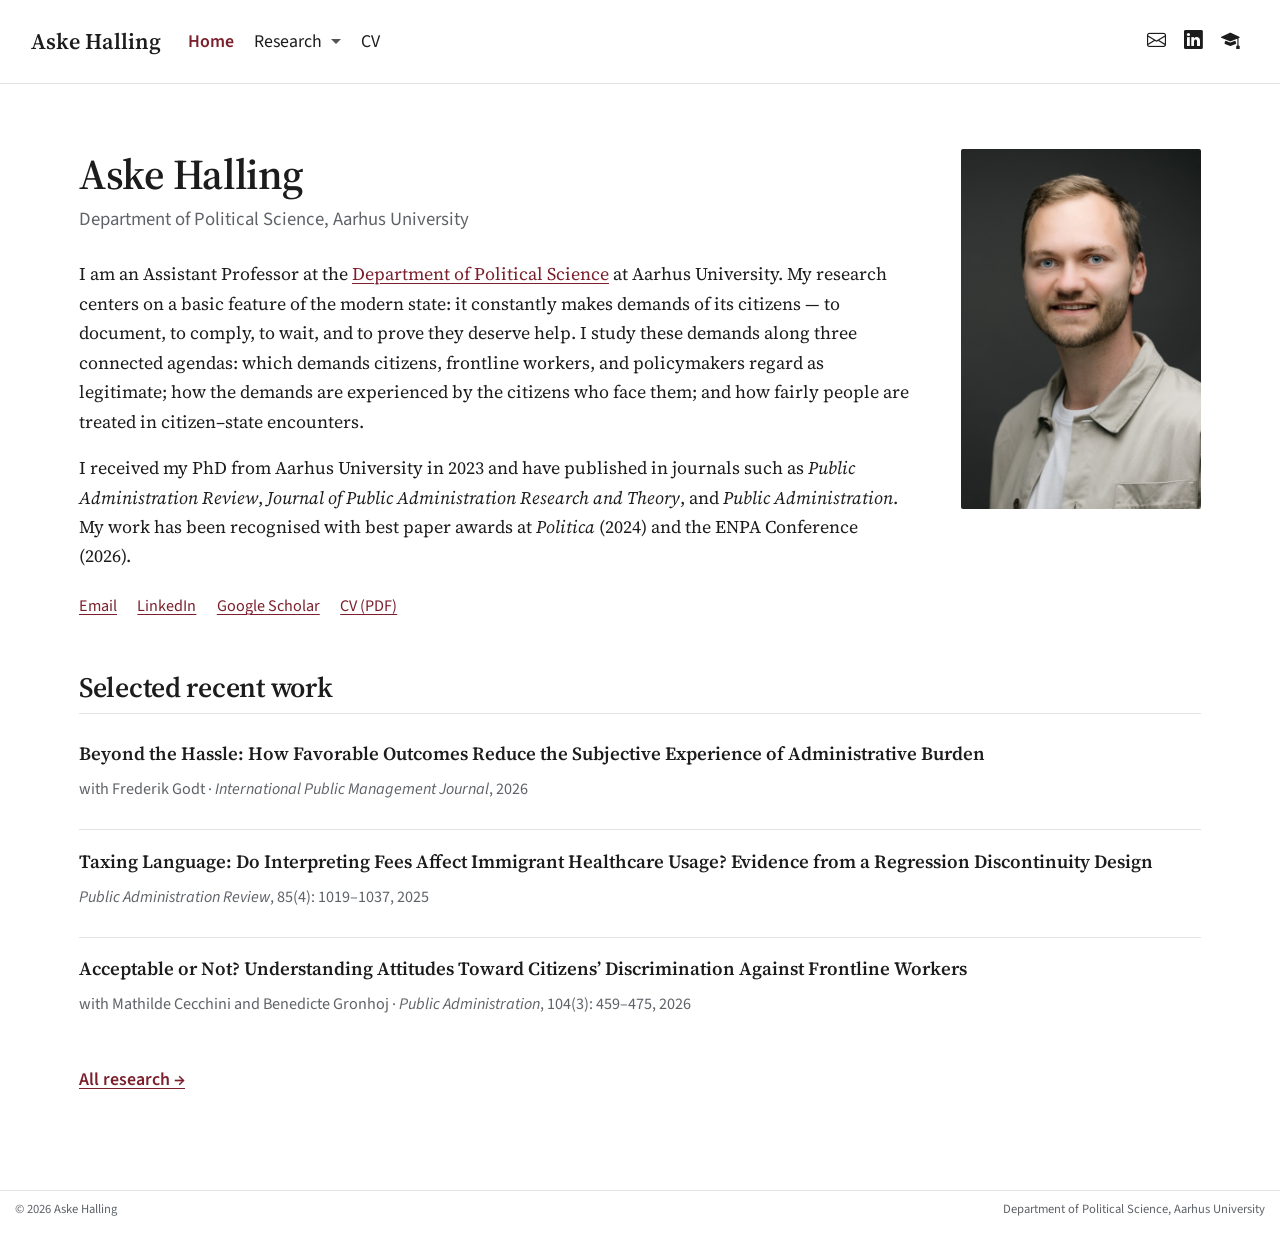
<file: index.html>
<!DOCTYPE html>
<html xmlns="http://www.w3.org/1999/xhtml" lang="en" xml:lang="en"><head>

<meta charset="utf-8">
<meta name="generator" content="quarto-1.9.37">

<meta name="viewport" content="width=device-width, initial-scale=1.0, user-scalable=yes">

<meta name="description" content="Aske Halling — Assistant Professor of Political Science at Aarhus University. Research on administrative burdens and citizen-state interactions.">

<title>Aske Halling</title>
<style>
/* Default styles provided by pandoc.
** See https://pandoc.org/MANUAL.html#variables-for-html for config info.
*/
code{white-space: pre-wrap;}
span.smallcaps{font-variant: small-caps;}
div.columns{display: flex; gap: min(4vw, 1.5em);}
div.column{flex: auto; overflow-x: auto;}
div.hanging-indent{margin-left: 1.5em; text-indent: -1.5em;}
ul.task-list{list-style: none;}
ul.task-list li input[type="checkbox"] {
  width: 0.8em;
  margin: 0 0.8em 0.2em -1em; /* quarto-specific, see https://github.com/quarto-dev/quarto-cli/issues/4556 */ 
  vertical-align: middle;
}
</style>


<script src="site_libs/quarto-nav/quarto-nav.js"></script>
<link href="./images/favicon.png" rel="icon" type="image/png">
<script src="site_libs/clipboard/clipboard.min.js"></script>
<script src="site_libs/quarto-html/quarto.js" type="module"></script>
<script src="site_libs/quarto-html/tabsets/tabsets.js" type="module"></script>
<script src="site_libs/quarto-html/popper.min.js"></script>
<script src="site_libs/quarto-html/tippy.umd.min.js"></script>
<script src="site_libs/quarto-html/anchor.min.js"></script>
<link href="site_libs/quarto-html/tippy.css" rel="stylesheet">
<link href="site_libs/quarto-html/quarto-syntax-highlighting-7f8f88aac4f3542376d5c11b86a4c14d.css" rel="stylesheet" id="quarto-text-highlighting-styles">
<script src="site_libs/bootstrap/bootstrap.min.js"></script>
<link href="site_libs/bootstrap/bootstrap-icons.css" rel="stylesheet">
<link href="site_libs/bootstrap/bootstrap-fe2885eac22289f8da10683c0b974b24.min.css" rel="stylesheet" append-hash="true" id="quarto-bootstrap" data-mode="light">
<script id="quarto-search-options" type="application/json">{
  "language": {
    "search-no-results-text": "No results",
    "search-matching-documents-text": "matching documents",
    "search-copy-link-title": "Copy link to search",
    "search-hide-matches-text": "Hide additional matches",
    "search-more-match-text": "more match in this document",
    "search-more-matches-text": "more matches in this document",
    "search-clear-button-title": "Clear",
    "search-text-placeholder": "",
    "search-detached-cancel-button-title": "Cancel",
    "search-submit-button-title": "Submit",
    "search-label": "Search"
  }
}</script>
<link rel="canonical" href="https://askehalling.com/">
<script type="application/ld+json">
{
  "@context": "https://schema.org",
  "@type": "Person",
  "name": "Aske Halling",
  "givenName": "Aske",
  "familyName": "Halling",
  "url": "https://askehalling.com",
  "email": "aske@ps.au.dk",
  "jobTitle": "Assistant Professor",
  "affiliation": {
    "@type": "Organization",
    "name": "Aarhus University",
    "department": "Department of Political Science",
    "url": "https://ps.au.dk"
  },
  "description": "Assistant Professor of Political Science at Aarhus University. Research on administrative burdens, citizen-state interactions, and frontline workers.",
  "knowsAbout": [
    "Administrative burdens",
    "Public administration",
    "Citizen-state interactions",
    "Frontline workers",
    "Public policy",
    "Political science"
  ],
  "sameAs": [
    "https://scholar.google.com/citations?user=AyPnunoAAAAJ&hl=en",
    "https://www.linkedin.com/in/aske-halling-329195118/"
  ],
  "image": "https://askehalling.com/images/profile.jpg",
  "worksFor": {
    "@type": "Organization",
    "name": "Aarhus University",
    "url": "https://au.dk"
  }
}
</script>


<link rel="stylesheet" href="styles.css">
<meta property="og:title" content="Aske Halling">
<meta property="og:description" content="Assistant Professor of Political Science, Aarhus University">
<meta property="og:image" content="https://askehalling.com/images/profile.jpg">
<meta property="og:site_name" content="Aske Halling">
<meta name="twitter:title" content="Aske Halling">
<meta name="twitter:description" content="Assistant Professor of Political Science, Aarhus University">
<meta name="twitter:image" content="https://askehalling.com/images/profile.jpg">
<meta name="twitter:card" content="summary_large_image">
</head>

<body class="nav-fixed quarto-light">

<div id="quarto-search-results"></div>
  <header id="quarto-header" class="headroom fixed-top">
    <nav class="navbar navbar-expand-lg " data-bs-theme="dark">
      <div class="navbar-container container-fluid">
      <div class="navbar-brand-container mx-auto">
    <a class="navbar-brand" href="./index.html">
    <span class="navbar-title">Aske Halling</span>
    </a>
  </div>
          <button class="navbar-toggler" type="button" data-bs-toggle="collapse" data-bs-target="#navbarCollapse" aria-controls="navbarCollapse" role="menu" aria-expanded="false" aria-label="Toggle navigation" onclick="if (window.quartoToggleHeadroom) { window.quartoToggleHeadroom(); }">
  <span class="navbar-toggler-icon"></span>
</button>
          <div class="collapse navbar-collapse" id="navbarCollapse">
            <ul class="navbar-nav navbar-nav-scroll me-auto">
  <li class="nav-item">
    <a class="nav-link active" href="./index.html" aria-current="page"> 
<span class="menu-text">Home</span></a>
  </li>  
  <li class="nav-item dropdown ">
    <a class="nav-link dropdown-toggle" href="#" id="nav-menu-research" role="link" data-bs-toggle="dropdown" aria-expanded="false">
 <span class="menu-text">Research</span>
    </a>
    <ul class="dropdown-menu" aria-labelledby="nav-menu-research">    
        <li>
    <a class="dropdown-item" href="./research-legitimacy.html">
 <span class="dropdown-text">Legitimacy of State Demands</span></a>
  </li>  
        <li>
    <a class="dropdown-item" href="./research-experiences.html">
 <span class="dropdown-text">Experiences of Administrative Burden</span></a>
  </li>  
        <li>
    <a class="dropdown-item" href="./research-discrimination.html">
 <span class="dropdown-text">Fairness &amp; Discrimination</span></a>
  </li>  
        <li>
    <a class="dropdown-item" href="./research-other.html">
 <span class="dropdown-text">Other Work</span></a>
  </li>  
    </ul>
  </li>
  <li class="nav-item">
    <a class="nav-link" href="./cv.html"> 
<span class="menu-text">CV</span></a>
  </li>  
</ul>
            <ul class="navbar-nav navbar-nav-scroll ms-auto">
  <li class="nav-item compact">
    <a class="nav-link" href="mailto:aske@ps.au.dk"> <i class="bi bi-envelope" role="img" aria-label="Email">
</i> 
<span class="menu-text"></span></a>
  </li>  
  <li class="nav-item compact">
    <a class="nav-link" href="https://www.linkedin.com/in/aske-halling-329195118/"> <i class="bi bi-linkedin" role="img" aria-label="LinkedIn">
</i> 
<span class="menu-text"></span></a>
  </li>  
  <li class="nav-item compact">
    <a class="nav-link" href="https://scholar.google.com/citations?user=AyPnunoAAAAJ&amp;hl=en"> <i class="bi bi-mortarboard-fill" role="img" aria-label="Google Scholar">
</i> 
<span class="menu-text"></span></a>
  </li>  
</ul>
          </div> <!-- /navcollapse -->
            <div class="quarto-navbar-tools">
</div>
      </div> <!-- /container-fluid -->
    </nav>
</header>
<!-- content -->
<div id="quarto-content" class="quarto-container page-columns page-rows-contents page-layout-full page-navbar">
<!-- sidebar -->
<!-- margin-sidebar -->
    
<!-- main -->
<main class="content column-page" id="quarto-document-content"><header id="title-block-header" class="quarto-title-block"></header>




<div class="hero">
<div class="hero-text">
<p class="hero-name" role="heading" aria-level="1">Aske Halling</p>
<p class="tagline">
Department of Political Science, Aarhus University
</p>
<p>I am an Assistant Professor at the <a href="https://ps.au.dk">Department of Political Science</a> at Aarhus University. My research centers on a basic feature of the modern state: it constantly makes demands of its citizens — to document, to comply, to wait, and to prove they deserve help. I study these demands along three connected agendas: which demands citizens, frontline workers, and policymakers regard as legitimate; how the demands are experienced by the citizens who face them; and how fairly people are treated in citizen–state encounters.</p>
<p>I received my PhD from Aarhus University in 2023 and have published in journals such as <em>Public Administration Review</em>, <em>Journal of Public Administration Research and Theory</em>, and <em>Public Administration</em>. My work has been recognised with best paper awards at <em>Politica</em> (2024) and the ENPA Conference (2026).</p>
<div class="social-links">
<p><a href="mailto:aske@ps.au.dk">Email</a> <a href="https://www.linkedin.com/in/aske-halling-329195118/">LinkedIn</a> <a href="https://scholar.google.com/citations?user=AyPnunoAAAAJ&amp;hl=en">Google Scholar</a> <a href="files/cv.pdf">CV (PDF)</a></p>
</div>
</div>
<div class="hero-image">
<p><img src="images/profile.jpg" class="img-fluid"></p>
</div>
</div>
<section id="selected-recent-work" class="level2">
<h2 class="anchored" data-anchor-id="selected-recent-work">Selected recent work</h2>
<div class="card-list">
<div class="item">
<p><span class="title"><a href="https://doi.org/10.1080/10967494.2026.2696855">Beyond the Hassle: How Favorable Outcomes Reduce the Subjective Experience of Administrative Burden</a></span></p>
<p><span class="meta">with Frederik Godt · <em>International Public Management Journal</em>, 2026</span></p>
</div>
<div class="item">
<p><span class="title"><a href="https://doi.org/10.1111/puar.13930">Taxing Language: Do Interpreting Fees Affect Immigrant Healthcare Usage? Evidence from a Regression Discontinuity Design</a></span></p>
<p><span class="meta"><em>Public Administration Review</em>, 85(4): 1019–1037, 2025</span></p>
</div>
<div class="item">
<p><span class="title"><a href="https://doi.org/10.1111/padm.70037">Acceptable or Not? Understanding Attitudes Toward Citizens’ Discrimination Against Frontline Workers</a></span></p>
<p><span class="meta">with Mathilde Cecchini and Benedicte Gronhoj · <em>Public Administration</em>, 104(3): 459–475, 2026</span></p>
</div>
</div>
<p><a href="./research-legitimacy.html" style="display:inline-block; margin-top:1.25rem; font-family:'Source Sans 3',sans-serif; font-weight:600;">All research →</a></p>


</section>

</main> <!-- /main -->
<script id="quarto-html-after-body" type="application/javascript">
  window.document.addEventListener("DOMContentLoaded", function (event) {
    const icon = "";
    const anchorJS = new window.AnchorJS();
    anchorJS.options = {
      placement: 'right',
      icon: icon
    };
    anchorJS.add('.anchored');
    const isCodeAnnotation = (el) => {
      for (const clz of el.classList) {
        if (clz.startsWith('code-annotation-')) {                     
          return true;
        }
      }
      return false;
    }
    const onCopySuccess = function(e) {
      // button target
      const button = e.trigger;
      // don't keep focus
      button.blur();
      // flash "checked"
      button.classList.add('code-copy-button-checked');
      var currentTitle = button.getAttribute("title");
      button.setAttribute("title", "Copied!");
      let tooltip;
      if (window.bootstrap) {
        button.setAttribute("data-bs-toggle", "tooltip");
        button.setAttribute("data-bs-placement", "left");
        button.setAttribute("data-bs-title", "Copied!");
        tooltip = new bootstrap.Tooltip(button, 
          { trigger: "manual", 
            customClass: "code-copy-button-tooltip",
            offset: [0, -8]});
        tooltip.show();    
      }
      setTimeout(function() {
        if (tooltip) {
          tooltip.hide();
          button.removeAttribute("data-bs-title");
          button.removeAttribute("data-bs-toggle");
          button.removeAttribute("data-bs-placement");
        }
        button.setAttribute("title", currentTitle);
        button.classList.remove('code-copy-button-checked');
      }, 1000);
      // clear code selection
      e.clearSelection();
    }
    const getTextToCopy = function(trigger) {
      const outerScaffold = trigger.parentElement.cloneNode(true);
      const codeEl = outerScaffold.querySelector('code');
      for (const childEl of codeEl.children) {
        if (isCodeAnnotation(childEl)) {
          childEl.remove();
        }
      }
      return codeEl.innerText;
    }
    const clipboard = new window.ClipboardJS('.code-copy-button:not([data-in-quarto-modal])', {
      text: getTextToCopy
    });
    clipboard.on('success', onCopySuccess);
    if (window.document.getElementById('quarto-embedded-source-code-modal')) {
      const clipboardModal = new window.ClipboardJS('.code-copy-button[data-in-quarto-modal]', {
        text: getTextToCopy,
        container: window.document.getElementById('quarto-embedded-source-code-modal')
      });
      clipboardModal.on('success', onCopySuccess);
    }
      var localhostRegex = new RegExp(/^(?:http|https):\/\/localhost\:?[0-9]*\//);
      var mailtoRegex = new RegExp(/^mailto:/);
        var filterRegex = new RegExp("https:\/\/askehalling\.com");
      var isInternal = (href) => {
          return filterRegex.test(href) || localhostRegex.test(href) || mailtoRegex.test(href);
      }
      // Inspect non-navigation links and adorn them if external
     var links = window.document.querySelectorAll('a[href]:not(.nav-link):not(.navbar-brand):not(.toc-action):not(.sidebar-link):not(.sidebar-item-toggle):not(.pagination-link):not(.no-external):not([aria-hidden]):not(.dropdown-item):not(.quarto-navigation-tool):not(.about-link)');
      for (var i=0; i<links.length; i++) {
        const link = links[i];
        if (!isInternal(link.href)) {
          // undo the damage that might have been done by quarto-nav.js in the case of
          // links that we want to consider external
          if (link.dataset.originalHref !== undefined) {
            link.href = link.dataset.originalHref;
          }
        }
      }
    function tippyHover(el, contentFn, onTriggerFn, onUntriggerFn) {
      const config = {
        allowHTML: true,
        maxWidth: 500,
        delay: 100,
        arrow: false,
        appendTo: function(el) {
            return el.parentElement;
        },
        interactive: true,
        interactiveBorder: 10,
        theme: 'quarto',
        placement: 'bottom-start',
      };
      if (contentFn) {
        config.content = contentFn;
      }
      if (onTriggerFn) {
        config.onTrigger = onTriggerFn;
      }
      if (onUntriggerFn) {
        config.onUntrigger = onUntriggerFn;
      }
      window.tippy(el, config); 
    }
    const noterefs = window.document.querySelectorAll('a[role="doc-noteref"]');
    for (var i=0; i<noterefs.length; i++) {
      const ref = noterefs[i];
      tippyHover(ref, function() {
        // use id or data attribute instead here
        let href = ref.getAttribute('data-footnote-href') || ref.getAttribute('href');
        try { href = new URL(href).hash; } catch {}
        const id = href.replace(/^#\/?/, "");
        const note = window.document.getElementById(id);
        if (note) {
          return note.innerHTML;
        } else {
          return "";
        }
      });
    }
    const xrefs = window.document.querySelectorAll('a.quarto-xref');
    const processXRef = (id, note) => {
      // Strip column container classes
      const stripColumnClz = (el) => {
        el.classList.remove("page-full", "page-columns");
        if (el.children) {
          for (const child of el.children) {
            stripColumnClz(child);
          }
        }
      }
      stripColumnClz(note)
      if (id === null || id.startsWith('sec-')) {
        // Special case sections, only their first couple elements
        const container = document.createElement("div");
        if (note.children && note.children.length > 2) {
          container.appendChild(note.children[0].cloneNode(true));
          for (let i = 1; i < note.children.length; i++) {
            const child = note.children[i];
            if (child.tagName === "P" && child.innerText === "") {
              continue;
            } else {
              container.appendChild(child.cloneNode(true));
              break;
            }
          }
          if (window.Quarto?.typesetMath) {
            window.Quarto.typesetMath(container);
          }
          return container.innerHTML
        } else {
          if (window.Quarto?.typesetMath) {
            window.Quarto.typesetMath(note);
          }
          return note.innerHTML;
        }
      } else {
        // Remove any anchor links if they are present
        const anchorLink = note.querySelector('a.anchorjs-link');
        if (anchorLink) {
          anchorLink.remove();
        }
        if (window.Quarto?.typesetMath) {
          window.Quarto.typesetMath(note);
        }
        if (note.classList.contains("callout")) {
          return note.outerHTML;
        } else {
          return note.innerHTML;
        }
      }
    }
    for (var i=0; i<xrefs.length; i++) {
      const xref = xrefs[i];
      tippyHover(xref, undefined, function(instance) {
        instance.disable();
        let url = xref.getAttribute('href');
        let hash = undefined; 
        if (url.startsWith('#')) {
          hash = url;
        } else {
          try { hash = new URL(url).hash; } catch {}
        }
        if (hash) {
          const id = hash.replace(/^#\/?/, "");
          const note = window.document.getElementById(id);
          if (note !== null) {
            try {
              const html = processXRef(id, note.cloneNode(true));
              instance.setContent(html);
            } finally {
              instance.enable();
              instance.show();
            }
          } else {
            // See if we can fetch this
            fetch(url.split('#')[0])
            .then(res => res.text())
            .then(html => {
              const parser = new DOMParser();
              const htmlDoc = parser.parseFromString(html, "text/html");
              const note = htmlDoc.getElementById(id);
              if (note !== null) {
                const html = processXRef(id, note);
                instance.setContent(html);
              } 
            }).finally(() => {
              instance.enable();
              instance.show();
            });
          }
        } else {
          // See if we can fetch a full url (with no hash to target)
          // This is a special case and we should probably do some content thinning / targeting
          fetch(url)
          .then(res => res.text())
          .then(html => {
            const parser = new DOMParser();
            const htmlDoc = parser.parseFromString(html, "text/html");
            const note = htmlDoc.querySelector('main.content');
            if (note !== null) {
              // This should only happen for chapter cross references
              // (since there is no id in the URL)
              // remove the first header
              if (note.children.length > 0 && note.children[0].tagName === "HEADER") {
                note.children[0].remove();
              }
              const html = processXRef(null, note);
              instance.setContent(html);
            } 
          }).finally(() => {
            instance.enable();
            instance.show();
          });
        }
      }, function(instance) {
      });
    }
        let selectedAnnoteEl;
        const selectorForAnnotation = ( cell, annotation) => {
          let cellAttr = 'data-code-cell="' + cell + '"';
          let lineAttr = 'data-code-annotation="' +  annotation + '"';
          const selector = 'span[' + cellAttr + '][' + lineAttr + ']';
          return selector;
        }
        const selectCodeLines = (annoteEl) => {
          const doc = window.document;
          const targetCell = annoteEl.getAttribute("data-target-cell");
          const targetAnnotation = annoteEl.getAttribute("data-target-annotation");
          const annoteSpan = window.document.querySelector(selectorForAnnotation(targetCell, targetAnnotation));
          const lines = annoteSpan.getAttribute("data-code-lines").split(",");
          const lineIds = lines.map((line) => {
            return targetCell + "-" + line;
          })
          let top = null;
          let height = null;
          let parent = null;
          if (lineIds.length > 0) {
              //compute the position of the single el (top and bottom and make a div)
              const el = window.document.getElementById(lineIds[0]);
              top = el.offsetTop;
              height = el.offsetHeight;
              parent = el.parentElement.parentElement;
            if (lineIds.length > 1) {
              const lastEl = window.document.getElementById(lineIds[lineIds.length - 1]);
              const bottom = lastEl.offsetTop + lastEl.offsetHeight;
              height = bottom - top;
            }
            if (top !== null && height !== null && parent !== null) {
              // cook up a div (if necessary) and position it 
              let div = window.document.getElementById("code-annotation-line-highlight");
              if (div === null) {
                div = window.document.createElement("div");
                div.setAttribute("id", "code-annotation-line-highlight");
                div.style.position = 'absolute';
                parent.appendChild(div);
              }
              div.style.top = top - 2 + "px";
              div.style.height = height + 4 + "px";
              div.style.left = 0;
              let gutterDiv = window.document.getElementById("code-annotation-line-highlight-gutter");
              if (gutterDiv === null) {
                gutterDiv = window.document.createElement("div");
                gutterDiv.setAttribute("id", "code-annotation-line-highlight-gutter");
                gutterDiv.style.position = 'absolute';
                const codeCell = window.document.getElementById(targetCell);
                const gutter = codeCell.querySelector('.code-annotation-gutter');
                gutter.appendChild(gutterDiv);
              }
              gutterDiv.style.top = top - 2 + "px";
              gutterDiv.style.height = height + 4 + "px";
            }
            selectedAnnoteEl = annoteEl;
          }
        };
        const unselectCodeLines = () => {
          const elementsIds = ["code-annotation-line-highlight", "code-annotation-line-highlight-gutter"];
          elementsIds.forEach((elId) => {
            const div = window.document.getElementById(elId);
            if (div) {
              div.remove();
            }
          });
          selectedAnnoteEl = undefined;
        };
          // Handle positioning of the toggle
      window.addEventListener(
        "resize",
        throttle(() => {
          elRect = undefined;
          if (selectedAnnoteEl) {
            selectCodeLines(selectedAnnoteEl);
          }
        }, 10)
      );
      function throttle(fn, ms) {
      let throttle = false;
      let timer;
        return (...args) => {
          if(!throttle) { // first call gets through
              fn.apply(this, args);
              throttle = true;
          } else { // all the others get throttled
              if(timer) clearTimeout(timer); // cancel #2
              timer = setTimeout(() => {
                fn.apply(this, args);
                timer = throttle = false;
              }, ms);
          }
        };
      }
        // Attach click handler to the DT
        const annoteDls = window.document.querySelectorAll('dt[data-target-cell]');
        for (const annoteDlNode of annoteDls) {
          annoteDlNode.addEventListener('click', (event) => {
            const clickedEl = event.target;
            if (clickedEl !== selectedAnnoteEl) {
              unselectCodeLines();
              const activeEl = window.document.querySelector('dt[data-target-cell].code-annotation-active');
              if (activeEl) {
                activeEl.classList.remove('code-annotation-active');
              }
              selectCodeLines(clickedEl);
              clickedEl.classList.add('code-annotation-active');
            } else {
              // Unselect the line
              unselectCodeLines();
              clickedEl.classList.remove('code-annotation-active');
            }
          });
        }
    const findCites = (el) => {
      const parentEl = el.parentElement;
      if (parentEl) {
        const cites = parentEl.dataset.cites;
        if (cites) {
          return {
            el,
            cites: cites.split(' ')
          };
        } else {
          return findCites(el.parentElement)
        }
      } else {
        return undefined;
      }
    };
    var bibliorefs = window.document.querySelectorAll('a[role="doc-biblioref"]');
    for (var i=0; i<bibliorefs.length; i++) {
      const ref = bibliorefs[i];
      const citeInfo = findCites(ref);
      if (citeInfo) {
        tippyHover(citeInfo.el, function() {
          var popup = window.document.createElement('div');
          citeInfo.cites.forEach(function(cite) {
            var citeDiv = window.document.createElement('div');
            citeDiv.classList.add('hanging-indent');
            citeDiv.classList.add('csl-entry');
            var biblioDiv = window.document.getElementById('ref-' + cite);
            if (biblioDiv) {
              citeDiv.innerHTML = biblioDiv.innerHTML;
            }
            popup.appendChild(citeDiv);
          });
          return popup.innerHTML;
        });
      }
    }
  });
  </script>
</div> <!-- /content -->
<footer class="footer">
  <div class="nav-footer">
    <div class="nav-footer-left">
<p>© 2026 Aske Halling</p>
</div>   
    <div class="nav-footer-center">
      &nbsp;
    </div>
    <div class="nav-footer-right">
<p>Department of Political Science, Aarhus University</p>
</div>
  </div>
</footer>




</body></html>
</file>
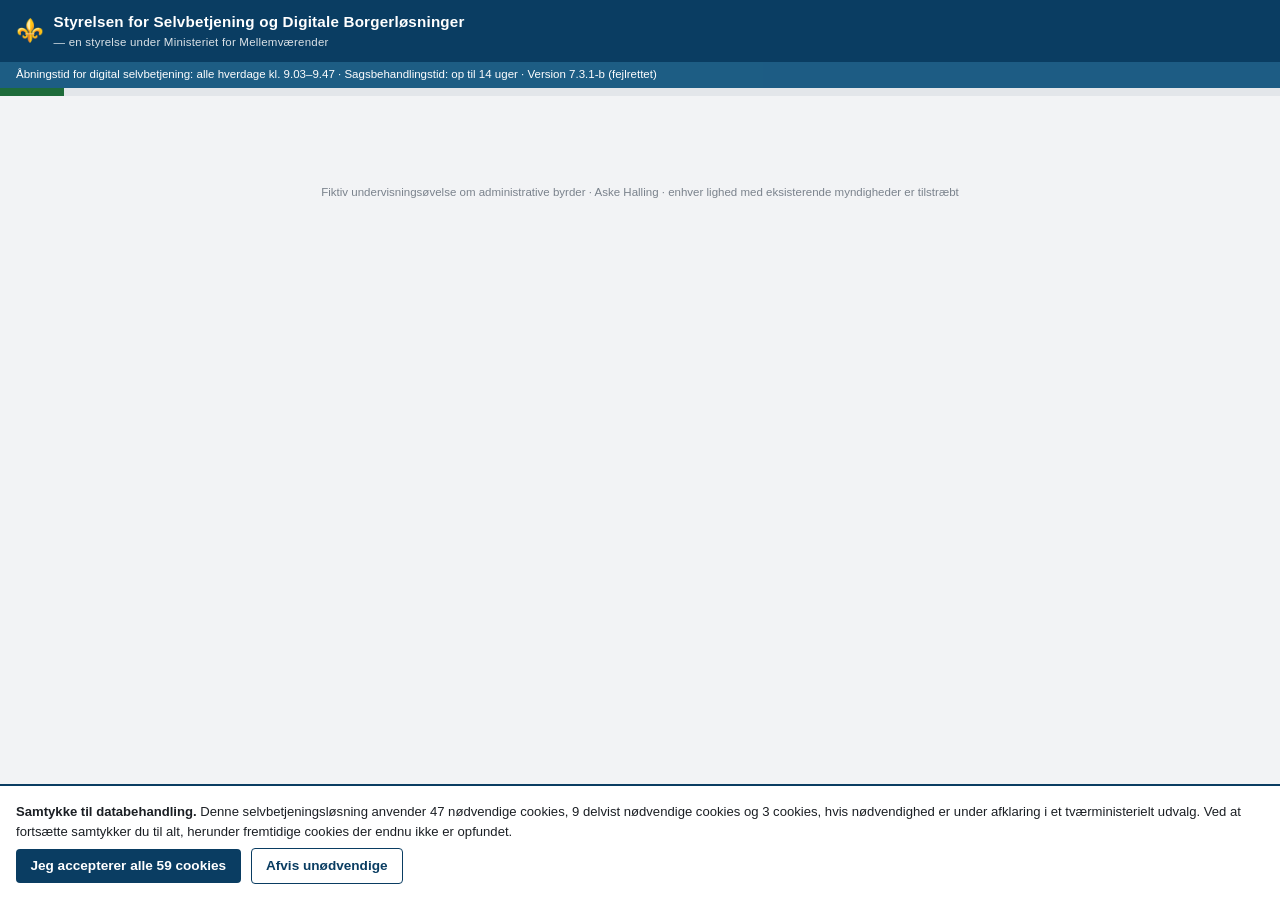
<file: files/byrdespil-7f3k9q/index.html>
<!DOCTYPE html>
<html lang="da">
<head>
<meta charset="utf-8">
<meta name="viewport" content="width=device-width, initial-scale=1">
<meta name="robots" content="noindex, nofollow, noarchive">
<title>Selvbetjening – Styrelsen for Selvbetjening og Digitale Borgerløsninger</title>
<style>
  :root{
    --blaa:#0a3d62; --blaa2:#12557f; --graa:#f2f3f5; --graa2:#e3e6ea;
    --tekst:#1b1f24; --advarsel:#8a1c1c; --gron:#1e6b3a; --kant:#c9ced6;
  }
  *{box-sizing:border-box}
  html,body{margin:0;padding:0}
  body{
    font-family:-apple-system,BlinkMacSystemFont,"Segoe UI",Roboto,Helvetica,Arial,sans-serif;
    background:var(--graa); color:var(--tekst); line-height:1.5;
    -webkit-text-size-adjust:100%;
  }
  header{
    background:var(--blaa); color:#fff; padding:.7rem 1rem;
    display:flex; align-items:center; gap:.6rem;
  }
  header .krone{font-size:1.4rem; line-height:1}
  header .navn{font-weight:700; font-size:.95rem; letter-spacing:.2px}
  header .navn small{display:block; font-weight:400; opacity:.85; font-size:.72rem}
  .bar{background:var(--blaa2); color:#fff; font-size:.72rem; padding:.25rem 1rem; opacity:.95}
  .progress{height:8px; background:var(--graa2)}
  .progress > div{height:100%; background:var(--gron); width:0; transition:width .4s}
  main{max-width:640px; margin:0 auto; padding:1rem 1rem 3rem}
  .kort{background:#fff; border:1px solid var(--kant); border-radius:6px; padding:1.2rem; margin-top:1rem}
  h1{font-size:1.35rem; margin:.2rem 0 .6rem; color:var(--blaa)}
  h2{font-size:1.1rem; margin:.1rem 0 .6rem; color:var(--blaa)}
  p{margin:.5rem 0}
  .lille{font-size:.82rem; color:#555}
  .paragraf{background:var(--graa); border-left:3px solid var(--kant); padding:.7rem .9rem;
    font-size:.8rem; color:#3a3f45; max-height:160px; overflow:auto; margin:.6rem 0}
  label.felt{display:block; margin:.7rem 0 .2rem; font-weight:600; font-size:.9rem}
  input[type=text],input[type=tel],select{
    width:100%; padding:.7rem; font-size:1rem; border:1px solid var(--kant);
    border-radius:4px; background:#fff;
  }
  .tjek{display:flex; align-items:flex-start; gap:.6rem; margin:.7rem 0; font-size:.88rem}
  .tjek input{margin-top:.25rem; transform:scale(1.3)}
  button{
    background:var(--blaa); color:#fff; border:0; border-radius:4px;
    padding:.8rem 1.2rem; font-size:1rem; font-weight:600; cursor:pointer; margin-top:1rem;
  }
  button:active{transform:translateY(1px)}
  button.sekundaer{background:#fff; color:var(--blaa); border:1px solid var(--blaa)}
  .fejl{background:#fdecec; border:1px solid #e6b3b3; color:var(--advarsel);
    padding:.6rem .8rem; border-radius:4px; font-size:.85rem; margin:.6rem 0; display:none}
  .spinner{width:34px; height:34px; border:4px solid var(--graa2); border-top-color:var(--blaa);
    border-radius:50%; animation:spin 1s linear infinite; margin:1.2rem auto}
  @keyframes spin{to{transform:rotate(360deg)}}
  .kvit{font-family:ui-monospace,Menlo,Consolas,monospace; background:var(--graa); padding:.4rem .6rem; border-radius:4px; display:inline-block}
  .cookie{position:fixed; bottom:0; left:0; right:0; background:#fff; border-top:2px solid var(--blaa);
    padding:1rem; font-size:.82rem; z-index:50}
  .cookie button{margin:.4rem .4rem 0 0; padding:.6rem .9rem; font-size:.85rem}
  .afslør{background:#eaf5ee; border:1px solid #bfe0cb}
  .kost{margin:.8rem 0; padding:.8rem; background:#fff; border:1px solid var(--kant); border-radius:5px}
  .kost b{color:var(--blaa)}
  .skjul{display:none}
  footer{color:#7a828c; font-size:.72rem; text-align:center; padding:1.5rem 1rem 2rem}
  .stempel{display:inline-block; transform:rotate(-6deg); border:3px solid var(--advarsel);
    color:var(--advarsel); font-weight:800; padding:.2rem .6rem; border-radius:4px; letter-spacing:1px; font-size:1rem}
  .menti{background:var(--blaa); color:#fff; padding:1rem; border-radius:6px; text-align:center; margin-top:1rem}
  .menti b{font-size:1.2rem}
</style>
</head>
<body>

<header>
  <span class="krone">⚜️</span>
  <span class="navn">Styrelsen for Selvbetjening og Digitale Borgerløsninger
    <small>— en styrelse under Ministeriet for Mellemværender</small></span>
</header>
<div class="bar">Åbningstid for digital selvbetjening: alle hverdage kl. 9.03–9.47 · Sagsbehandlingstid: op til 14 uger · Version 7.3.1-b (fejlrettet)</div>
<div class="progress"><div id="pbar"></div></div>

<main id="app"></main>

<!-- Cookie-banner -->
<div class="cookie" id="cookie">
  <b>Samtykke til databehandling.</b> Denne selvbetjeningsløsning anvender 47 nødvendige cookies,
  9 delvist nødvendige cookies og 3 cookies, hvis nødvendighed er under afklaring i et tværministerielt udvalg.
  Ved at fortsætte samtykker du til alt, herunder fremtidige cookies der endnu ikke er opfundet.
  <div>
    <button onclick="lukCookie()">Jeg accepterer alle 59 cookies</button>
    <button class="sekundaer" onclick="afvisCookie()">Afvis unødvendige</button>
  </div>
</div>

<footer>
  Fiktiv undervisningsøvelse om administrative byrder · Aske Halling ·
  enhver lighed med eksisterende myndigheder er tilstræbt
</footer>

<script>
"use strict";

/* ---------- tilstand ---------- */
var start = null;
var mitidForsøg = 0;
var indsendForsøg = 0;
var felterUdfyldt = 0;
var skridt = 0;
var totalSkridt = 5; // "af 5" — bliver snigende til 7 senere

function nu(){ return Date.now(); }
function startUr(){ if(!start) start = nu(); }
function minutter(){
  var s = Math.max(1, Math.round((nu()-start)/60000));
  return s;
}
function sekunder(){ return Math.round((nu()-start)/1000); }

/* ---------- cookie ---------- */
function lukCookie(){ document.getElementById('cookie').style.display='none'; startUr(); vis('forside'); }
function afvisCookie(){
  var c = document.getElementById('cookie');
  c.innerHTML = "<b>Det var desværre ikke muligt at afvise.</b> De 47 nødvendige cookies er, som navnet antyder, nødvendige. "
    + "De 9 delvist nødvendige er delvist nødvendige. De 3 uafklarede kan ikke fravælges, før udvalgets betænkning foreligger (forventet 2029). "
    + "<div><button onclick='lukCookie()'>Jeg accepterer alligevel</button></div>";
}

/* ---------- progress ---------- */
function sætProgress(pct){ document.getElementById('pbar').style.width = pct + '%'; }

/* ---------- render-hjælper ---------- */
function vis(html){
  if(typeof html === 'string' && SCREENS[html]) html = SCREENS[html]();
  document.getElementById('app').innerHTML = html;
  window.scrollTo(0,0);
}

/* ---------- skærme ---------- */
var SCREENS = {};

SCREENS.forside = function(){
  sætProgress(5);
  return `
  <div class="kort">
    <h1>Ansøg om Almindeligt Basistilskud (ABT)</h1>
    <p>Velkommen til den digitale selvbetjeningsløsning for Almindeligt Basistilskud.</p>
    <p class="lille">Almindeligt Basistilskud er et almindeligt tilskud til almindelige formål for borgere,
    der opfylder de almindelige betingelser, jf. bekendtgørelse nr. 1408 om almindelige tilskud.</p>
    <p>Inden du går i gang, bør du have følgende klar:</p>
    <ul class="lille">
      <li>MitADD (digital signatur, 2. generation)</li>
      <li>Din seneste årsopgørelse (bilag 4B)</li>
      <li>Dokumentation for bopæl (attesteret)</li>
      <li>Ca. 45 minutter i god ro og orden</li>
    </ul>
    <button onclick="vis('vilkaar')">Start ansøgning →</button>
    <p class="lille" style="margin-top:1rem">Har du spørgsmål? Ring til Borgerlinjen på hverdage kl. 9.03–9.47.
    Bemærk: telefonen er lukket i tidsrummet 9.15–9.40 grundet frokost.</p>
  </div>`;
};

SCREENS.vilkaar = function(){
  skridt = 1; sætProgress(20);
  return `
  <div class="kort">
    <div class="lille">Trin ${skridt} af ${totalSkridt}</div>
    <h2>Vilkår og betingelser</h2>
    <div class="paragraf">
      § 7. Ansøger skal opfylde stk. 3 samt, medmindre andet følger af stk. 4, tillige stk. 4.<br><br>
      Stk. 3. Ved opfyldelse forstås den tilstand, hvori de i stk. 2 nævnte forhold ikke ikke er til stede,
      jf. dog § 12 a, litra c, sammenholdt med § 3.<br><br>
      Stk. 4. Uanset stk. 3 anses ansøger for ikke at opfylde stk. 3, såfremt ansøger ikke har fravalgt
      ikke at modtage digital post om fravalg af tilvalg.<br><br>
      Stk. 5. Definitionen af "almindelig" fastlægges af styrelsen fra sag til sag og kan ikke påklages.
    </div>
    <label class="tjek"><input type="checkbox" id="v1">
      Jeg har læst og forstået ovenstående vilkår.</label>
    <label class="tjek"><input type="checkbox" id="v2">
      Jeg bekræfter, at jeg <b>ikke</b> undlader at fravælge at modtage digital post om fravalg (jf. § 7, stk. 4).</label>
    <label class="tjek"><input type="checkbox" id="v3">
      Jeg erklærer på tro og love, at oplysningerne bliver korrekte, når jeg indtaster dem senere.</label>
    <div class="fejl" id="fejl">Du skal acceptere samtlige vilkår for at fortsætte. Alle tre.</div>
    <button onclick="vilkaarNext()">Fortsæt →</button>
  </div>`;
};
function vilkaarNext(){
  var ok = document.getElementById('v1').checked
        && document.getElementById('v2').checked
        && document.getElementById('v3').checked;
  if(!ok){ document.getElementById('fejl').style.display='block'; return; }
  vis('mitid');
}

SCREENS.mitid = function(){
  skridt = 2; sætProgress(35);
  return `
  <div class="kort" style="text-align:center">
    <div class="lille" style="text-align:left">Trin ${skridt} af ${totalSkridt}</div>
    <h2>Log ind med MitADD</h2>
    <p class="lille">Du bliver nu viderestillet til NemLog-in⁴ (fjerde generation).</p>
    <label class="felt" style="text-align:left">Bruger-ID</label>
    <input type="text" id="bruger" placeholder="Dit selvvalgte bruger-ID (eller e-Boks-alias)">
    <button onclick="mitidLogin()">Log ind →</button>
  </div>`;
};
function mitidLogin(){
  vis(`<div class="kort" style="text-align:center">
    <div class="spinner"></div>
    <p class="lille">Forbinder til NemLog-in⁴ …</p>
    <p class="lille">Vent venligst. Luk ikke vinduet. Gå ikke tilbage. Træk ikke vejret for hurtigt.</p>
  </div>`);
  var ventetid = 2600 + Math.random()*2600;
  setTimeout(function(){
    mitidForsøg++;
    if(mitidForsøg < 2){
      vis(`<div class="kort" style="text-align:center">
        <p class="fejl" style="display:block">Der opstod en uventet fejl (fejlkode E-9003: uventet fejl).
        Din session er udløbet. Prøv igen.</p>
        <button onclick="mitidLogin()">Prøv igen →</button>
        <p class="lille">Fejlen er kendt og bliver løst i en kommende version.</p>
      </div>`);
    } else {
      vis('stamdata');
    }
  }, ventetid);
}

SCREENS.stamdata = function(){
  skridt = 3; totalSkridt = 7; sætProgress(50); // afsløret: der er flere trin end lovet
  return `
  <div class="kort">
    <div class="lille">Trin ${skridt} af ${totalSkridt}</div>
    <h2>Stamoplysninger</h2>
    <p class="lille">Alle felter er obligatoriske, medmindre andet ikke er angivet.</p>
    <label class="felt">Fulde navn, som det fremgår af dåbsattest eller tilsvarende</label>
    <input type="text" id="navn">
    <label class="felt">Mors pigenavn (til intern validering)</label>
    <input type="text" id="mor">
    <label class="felt">Antal gange du har skiftet folkeregisteradresse siden 2009</label>
    <input type="tel" id="flyt">
    <label class="felt">Din bopælskommune</label>
    <select id="kommune">
      <option value="">— Vælg —</option>
      <option>Aarhus</option><option>København</option><option>Odense</option>
      <option>Aalborg</option><option>Esbjerg</option><option>En anden</option>
      <option>Ved ikke</option>
    </select>
    <label class="felt">Ønsket sagsbehandlingssprog</label>
    <select id="sprog"><option>Kancellidansk</option><option>Bekendtgørelsesdansk</option><option>Rundskrivelsesdansk</option></select>
    <div class="fejl" id="fejl2"></div>
    <button onclick="stamNext()">Indsend oplysninger →</button>
  </div>`;
};
function stamNext(){
  // tæl udfyldte felter
  var ids = ['navn','mor','flyt'];
  felterUdfyldt = 0;
  ids.forEach(function(i){ var el=document.getElementById(i); if(el && el.value.trim()) felterUdfyldt++; });
  if(document.getElementById('kommune').value) felterUdfyldt++;

  indsendForsøg++;
  var f = document.getElementById('fejl2');
  if(indsendForsøg < 2){
    // første forsøg fejler ALTID – og nulstiller de "følsomme" felter
    document.getElementById('mor').value = '';
    document.getElementById('flyt').value = '';
    f.style.display='block';
    f.innerHTML = "Feltet &quot;Mors pigenavn&quot; kunne ikke valideres mod folkeregisteret. "
      + "Bemærk desuden, at antal adresseskift skal skrives med bogstaver (f.eks. &quot;tre&quot;), ikke med tal. "
      + "Af sikkerhedshensyn er visse felter nulstillet. Udfyld venligst forfra.";
    window.scrollTo(0,0);
    return;
  }
  vis('upload');
}

SCREENS.upload = function(){
  skridt = 4; sætProgress(62);
  return `
  <div class="kort">
    <div class="lille">Trin ${skridt} af ${totalSkridt}</div>
    <h2>Vedhæft dokumentation</h2>
    <p class="lille">Følgende bilag skal vedhæftes. Filer må maks. fylde 2 MB og skal være i formatet PDF/A-3b.</p>
    <label class="felt">Bilag 4B: Seneste årsopgørelse</label>
    <input type="text" readonly placeholder="Ingen fil valgt" onclick="fejlUpload(this)">
    <label class="felt">Dokumentation for bopæl (attesteret af to vidner)</label>
    <input type="text" readonly placeholder="Ingen fil valgt" onclick="fejlUpload(this)">
    <label class="felt">Vellignende portrætfoto i gråtoner (neutralt ansigtsudtryk)</label>
    <input type="text" readonly placeholder="Ingen fil valgt" onclick="fejlUpload(this)">
    <div class="fejl" id="fejl3" style="display:block">
      Tip: Har du ikke bilagene ved hånden lige nu? Det har næsten ingen. Du kan fortsætte uden —
      det påvirker sandsynligvis din sag på en måde, der ikke oplyses her.
    </div>
    <button onclick="vis('venter')">Fortsæt uden alle bilag →</button>
    <button class="sekundaer" onclick="fejlUpload()">Vedhæft filer</button>
  </div>`;
};
function fejlUpload(){
  alert("Filvælgeren kunne ikke åbnes. Prøv at logge ind igen (trin 2), eller benyt en anden enhed, en anden browser eller en anden dag.");
}

SCREENS.venter = function(){
  skridt = 5; sætProgress(78);
  var kvit = 'ABT-' + (new Date().getFullYear()) + '-' + Math.floor(100000+Math.random()*899999);
  window._kvit = kvit;
  return `
  <div class="kort" style="text-align:center">
    <div class="lille" style="text-align:left">Trin ${skridt} af ${totalSkridt}</div>
    <div class="spinner"></div>
    <h2>Din ansøgning modtages …</h2>
    <p>Dit sagsnummer er:</p>
    <p><span class="kvit">${kvit}</span></p>
    <p class="lille">Estimeret ventetid: <b>14 uger</b>. Du kan følge din sag ved at logge ind igen
    (se trin 2). Du modtager ikke besked, medmindre du har fravalgt ikke at modtage besked.</p>
    <button onclick="afgør()">Se status nu</button>
  </div>`;
};

/* ---------- tilfældigt udfald: ingen kommer igennem ---------- */
var UDFALD = [
  { t:"Afslag", b:"Bilag 4B blev afvist, da det var vedhæftet i PDF/A-3b og ikke, som krævet, i PDF/A-3b." },
  { t:"Sendt til forkert kommune", b:"Din ansøgning er sendt til den kommune, du bor i. Ansøgninger skal sendes til den kommune, hvor sagen behandles. Start forfra." },
  { t:"Sat i bero", b:"Sagsbehandlingen er midlertidigt sat i bero grundet en omorganisering af det kontor, der skulle have behandlet din sag." },
  { t:"Delvist afslag", b:"Du opfylder § 7, stk. 3, men ikke § 7, stk. 4. Se den uddybende vejledning (vejledningen er under udarbejdelse)." },
  { t:"Teknisk fejl", b:"Din sag kunne ikke oprettes (fejlkode E-0000: ingen fejl fundet). Sagsnummeret er hermed annulleret." }
];
function afgør(){
  var u = UDFALD[Math.floor(Math.random()*UDFALD.length)];
  skridt = 6; sætProgress(40); // baren GÅR TILBAGE
  vis(`
  <div class="kort" style="text-align:center">
    <div class="lille" style="text-align:left">Trin ${skridt} af ${totalSkridt} (foreløbig)</div>
    <p><span class="stempel">${u.t.toUpperCase()}</span></p>
    <h2>${u.t}</h2>
    <p>${u.b}</p>
    <p class="lille">Ansøgning ikke gennemført. Afgørelsen kan påklages inden 4 uger til det organ,
    der traf afgørelsen, som vil vurdere sin egen afgørelse.</p>
    <button onclick="vis('forside')">Start forfra</button>
    <button class="sekundaer" onclick="afslør()">Jeg giver op</button>
  </div>`);
}

/* ---------- afsløring / debrief ---------- */
function afslør(){
  sætProgress(100);
  var min = minutter();
  var score = felterUdfyldt*7 + mitidForsøg*11 + indsendForsøg*13 + 42;
  vis(`
  <div class="kort afslør">
    <h1>🎓 Tak — det var en øvelse</h1>
    <p><b>Og nej, du kunne ikke komme igennem.</b> Det var meningen.</p>
    <p class="lille">Du brugte ca. <b>${min} min.</b>, loggede ind <b>${mitidForsøg}</b> gang(e),
    indsendte oplysninger <b>${indsendForsøg}</b> gang(e) og nåede et byrde-indeks på <b>${score}</b>
    (skalaen er opdigtet, ligesom ydelsen).</p>

    <p class="lille" style="margin-top:1rem">Fiktiv undervisningsøvelse · Aske Halling · 2026</p>
  </div>`);
}

/* ---------- init ---------- */
sætProgress(5);
</script>
</body>
</html>
</file>
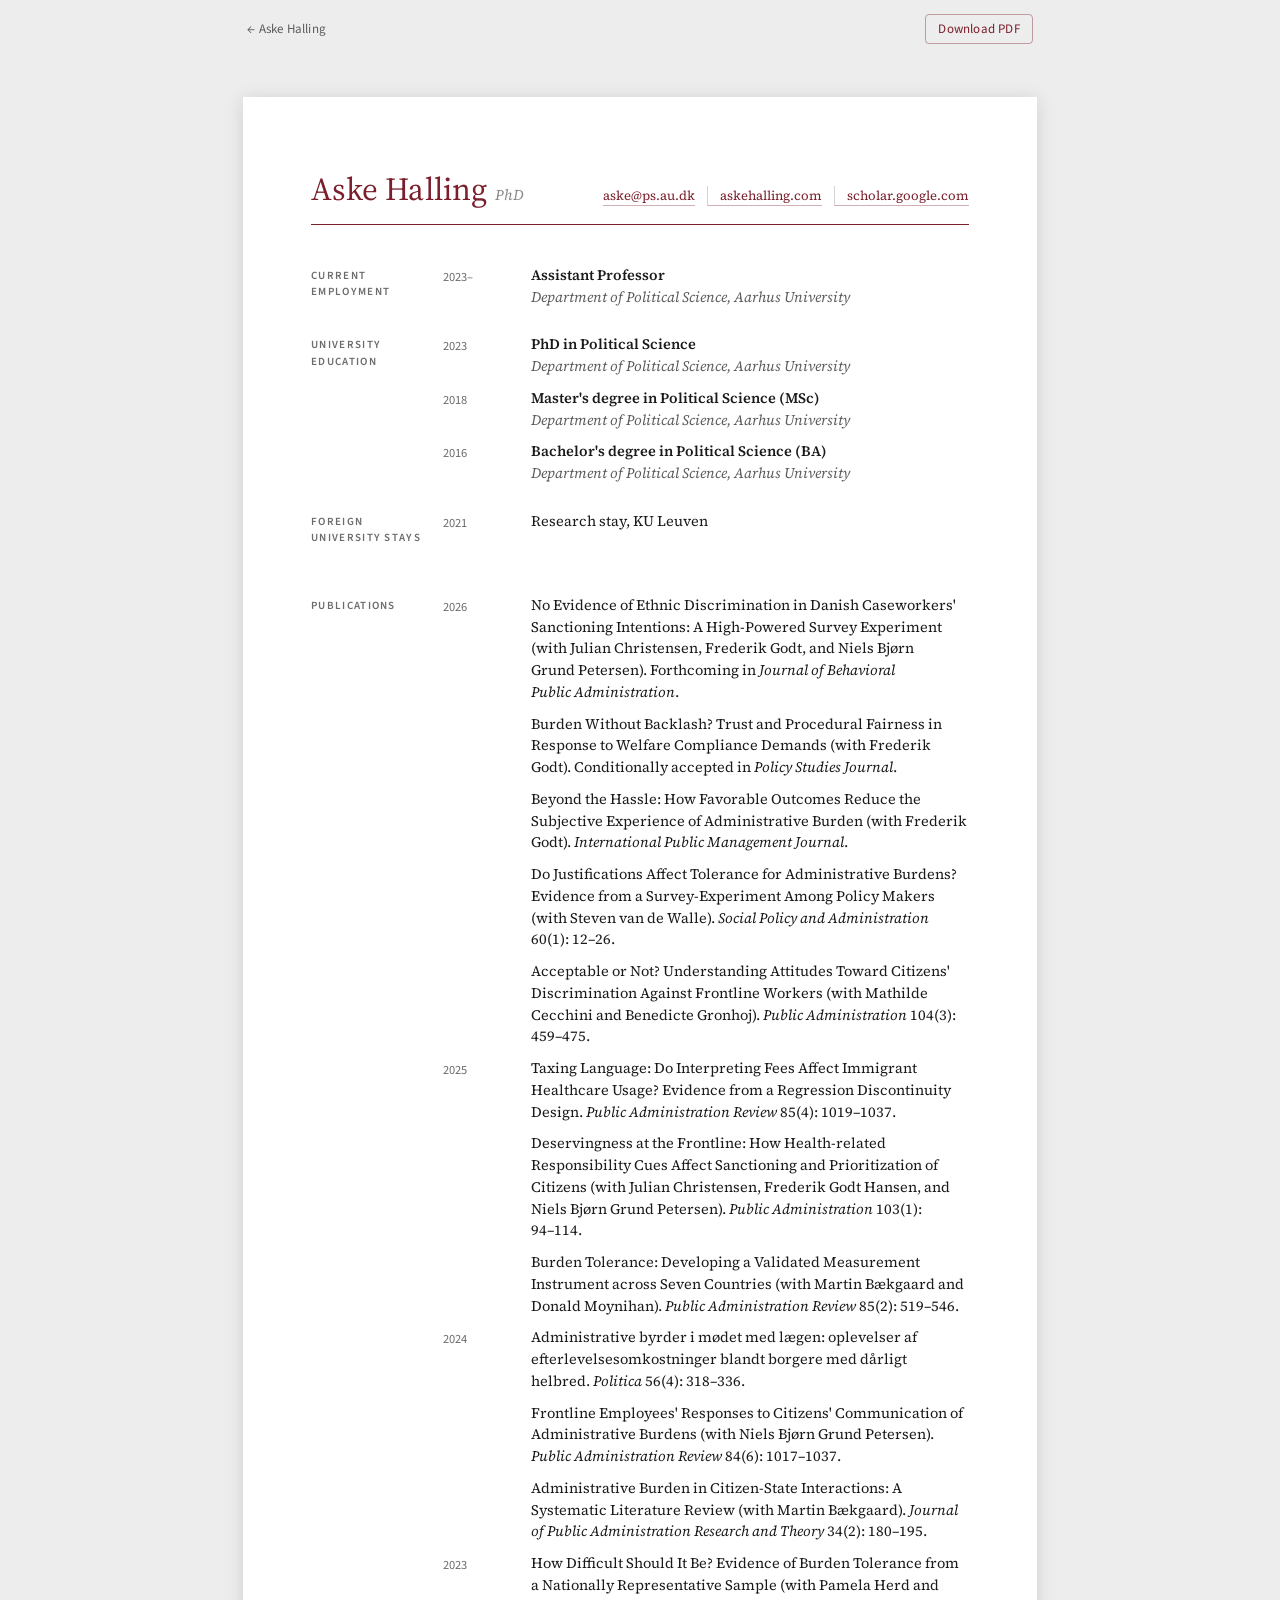
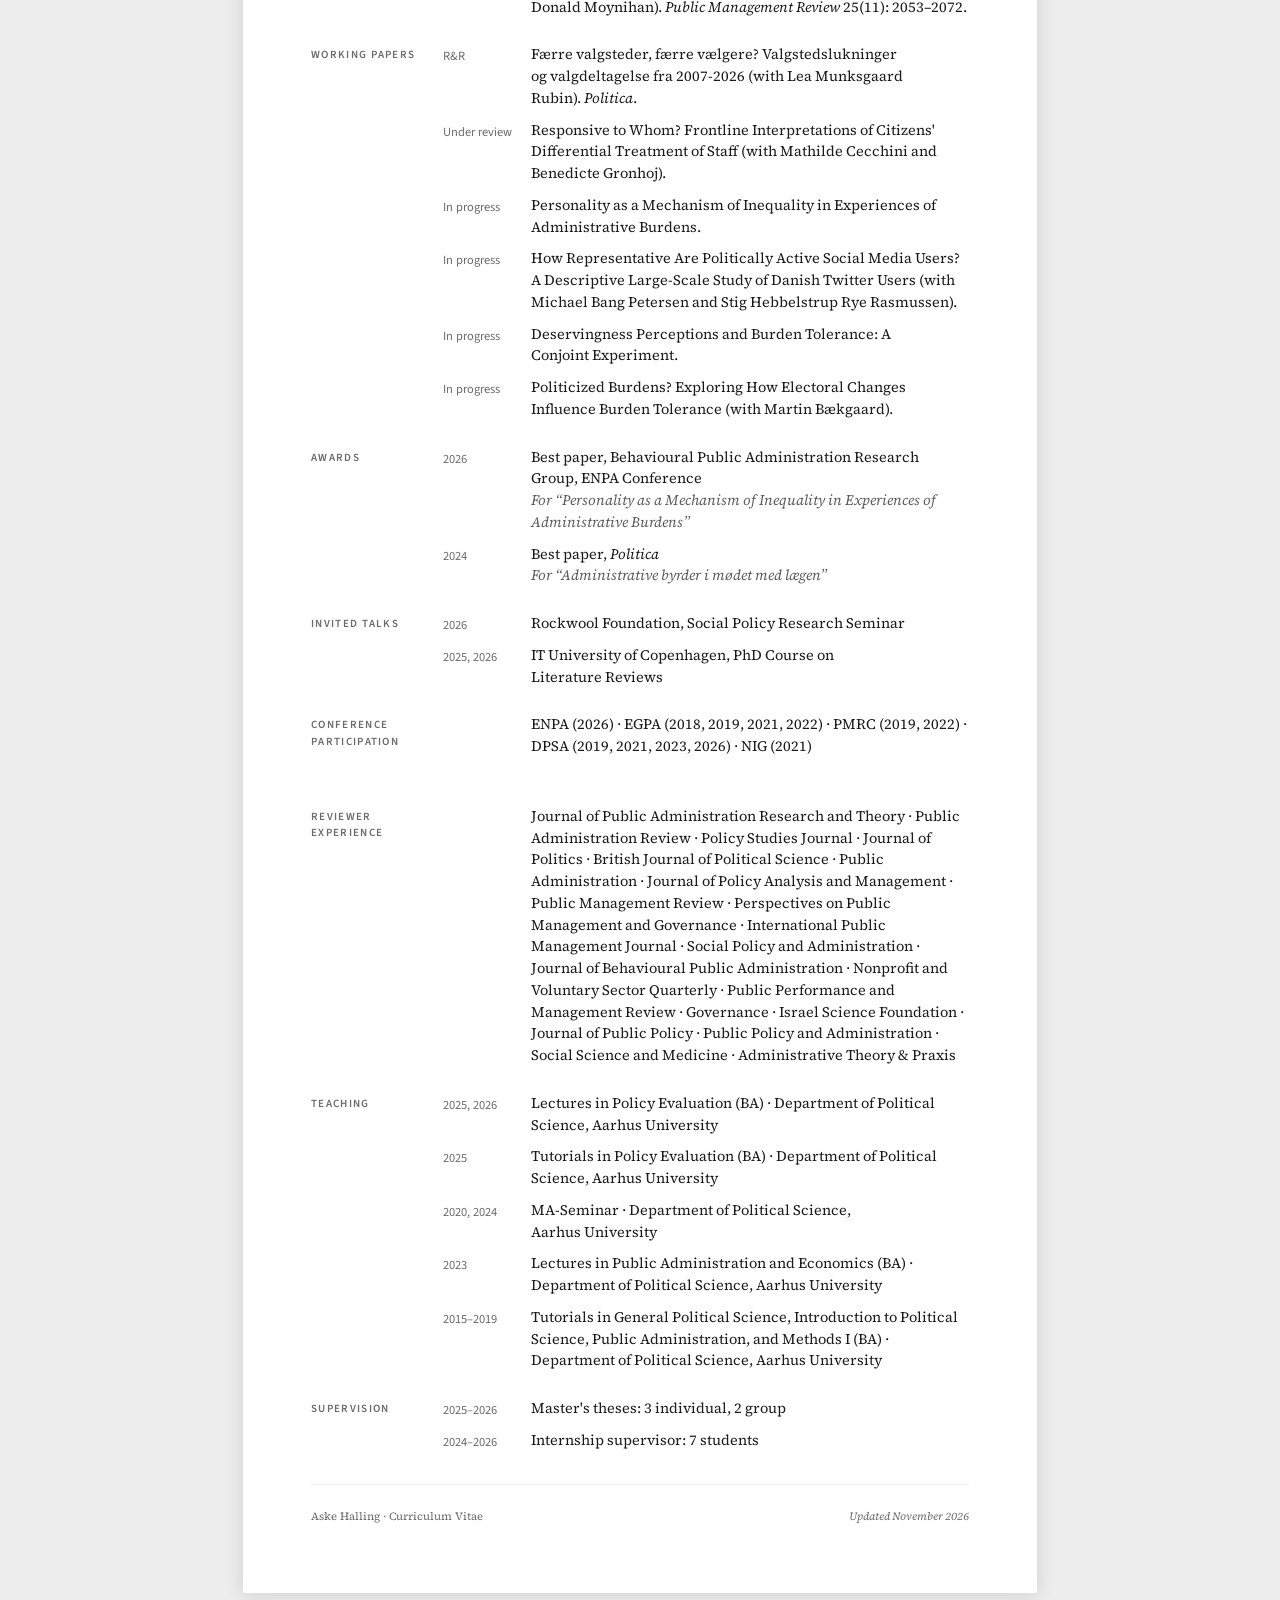
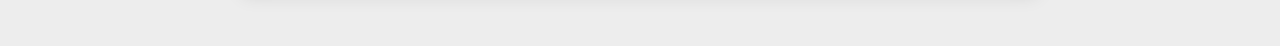
<file: cv.html>
<!DOCTYPE html>
<html lang="en">
<head>
<meta charset="utf-8">
<meta name="viewport" content="width=device-width, initial-scale=1">
<title>CV · Aske Halling</title>
<link rel="preconnect" href="https://fonts.googleapis.com" />
<link rel="preconnect" href="https://fonts.gstatic.com" crossorigin="" />
<link href="https://fonts.googleapis.com/css2?family=Source+Sans+3:wght@400;600&family=Source+Serif+4:ital,opsz,wght@0,8..60,300..700;1,8..60,300..600&display=swap" rel="stylesheet" />
<style>
  body { margin: 0; background: #EDEDED; }
  a { color: #7A1F2B; text-decoration: none; border-bottom: 0.5px solid rgba(122,31,43,0.35); }
  a:hover { color: #5A1620; border-bottom-color: #5A1620; }

  /* White A4 sheet, centred on a light backdrop */
  .page {
    box-sizing: border-box;
    width: 21cm;
    min-height: 29.7cm;
    margin: 1.4cm auto;
    padding: 1.8cm;
    background: #fff;
    box-shadow: 0 2px 18px rgba(0,0,0,0.12);
    font-family: 'Source Serif 4', Georgia, serif;
    font-size: 14.5px;
    line-height: 1.5;
    color: #1a1a1a;
    text-wrap: pretty;
  }
  .page h1, .page h2 { font-weight: 600; }

  /* Fit the container / mobile: drop the sheet metaphor */
  @media (max-width: 800px) {
    body { background: #fff; }
    .page { width: 100%; margin: 0; padding: 1.1cm 5vw; box-shadow: none; min-height: 0; }
  }

  /* Clean printing straight from the browser */
  @media print {
    body { background: #fff; }
    .page { width: auto; margin: 0; padding: 0; box-shadow: none; min-height: 0; }
    .toolbar { display: none !important; }
    @page { size: A4; margin: 1.8cm; }
  }

  /* Slim toolbar above the sheet (screen only) */
  .toolbar {
    box-sizing: border-box;
    max-width: 21cm;
    margin: 0 auto;
    padding: 14px 4px 0;
    display: flex;
    justify-content: space-between;
    align-items: baseline;
    font-family: 'Source Sans 3', system-ui, sans-serif;
    font-size: 13px;
  }
  .toolbar a {
    color: #5c5c5c;
    border-bottom: none;
    letter-spacing: 0.2px;
  }
  .toolbar a:hover { color: #7A1F2B; }
  .toolbar .pdf {
    border: 1px solid rgba(122,31,43,0.4);
    border-radius: 4px;
    padding: 5px 12px;
    color: #7A1F2B;
  }
  .toolbar .pdf:hover { background: #7A1F2B; color: #fff; }
  @media (max-width: 800px) { .toolbar { padding-left: 5vw; padding-right: 5vw; } }
</style>
</head>
<body>
<nav class="toolbar">
  <a href="/">← Aske Halling</a>
  <a class="pdf" href="files/cv.pdf">Download PDF</a>
</nav>
<div class="page">

<header style="margin-bottom:40px">
  <div style="display:flex;flex-wrap:wrap;align-items:baseline;justify-content:space-between;gap:6px 24px">
    <h1 style="margin:0;font-weight:400;font-size:32px;letter-spacing:0.2px;color:#7A1F2B">Aske Halling <span style="font-style:italic;font-size:15px;color:#8a8a8a;letter-spacing:0">PhD</span></h1>
    <div style="display:flex;flex-wrap:wrap;gap:2px 12px;font-size:13px;color:#4a4a4a">
    <a href="mailto:aske@ps.au.dk">aske@ps.au.dk</a>
    <a href="https://askehalling.com" style="border-left:0.5px solid #d4d4d4;padding-left:12px">askehalling.com</a>
    <a href="https://scholar.google.com/citations?user=AyPnunoAAAAJ&amp;hl=en" style="border-left:0.5px solid #d4d4d4;padding-left:12px">scholar.google.com</a>
    </div>
  </div>
  <div style="height:1px;background:#7A1F2B;margin-top:11px"></div>
</header>

<section style="padding-left:132px;margin-bottom:26px;overflow:hidden">
  <h2 style="float:left;width:110px;margin:3px 0 0 -132px;font-family:'Source Sans 3',system-ui,sans-serif;font-size:11px;font-weight:600;letter-spacing:1.3px;text-transform:uppercase;color:#6b6b6b">Current Employment</h2>
  <div style="display:grid;grid-template-columns:72px 1fr;column-gap:16px;row-gap:12px">
    <div style="font-family:'Source Sans 3',system-ui,sans-serif;font-size:12.5px;color:#6b6b6b;padding-top:3px">2023–</div>
    <div>
      <div style="font-weight:600">Assistant Professor</div>
      <div style="font-style:italic;color:#5c5c5c">Department of Political Science, Aarhus University</div>
    </div>
  </div>
</section>

<section style="padding-left:132px;margin-bottom:26px;overflow:hidden">
  <h2 style="float:left;width:110px;margin:3px 0 0 -132px;font-family:'Source Sans 3',system-ui,sans-serif;font-size:11px;font-weight:600;letter-spacing:1.3px;text-transform:uppercase;color:#6b6b6b">University Education</h2>
  <div style="display:grid;grid-template-columns:72px 1fr;column-gap:16px;row-gap:10px">
    <div style="font-family:'Source Sans 3',system-ui,sans-serif;font-size:12.5px;color:#6b6b6b;padding-top:3px">2023</div>
    <div>
      <div style="font-weight:600">PhD in Political Science</div>
      <div style="font-style:italic;color:#5c5c5c">Department of Political Science, Aarhus University</div>
    </div>
    <div style="font-family:'Source Sans 3',system-ui,sans-serif;font-size:12.5px;color:#6b6b6b;padding-top:3px">2018</div>
    <div>
      <div style="font-weight:600">Master's degree in Political Science (MSc)</div>
      <div style="font-style:italic;color:#5c5c5c">Department of Political Science, Aarhus University</div>
    </div>
    <div style="font-family:'Source Sans 3',system-ui,sans-serif;font-size:12.5px;color:#6b6b6b;padding-top:3px">2016</div>
    <div>
      <div style="font-weight:600">Bachelor's degree in Political Science (BA)</div>
      <div style="font-style:italic;color:#5c5c5c">Department of Political Science, Aarhus University</div>
    </div>
  </div>
</section>

<section style="padding-left:132px;margin-bottom:48px;overflow:hidden">
  <h2 style="float:left;width:110px;margin:3px 0 0 -132px;font-family:'Source Sans 3',system-ui,sans-serif;font-size:11px;font-weight:600;letter-spacing:1.3px;text-transform:uppercase;color:#6b6b6b">Foreign University Stays</h2>
  <div style="display:grid;grid-template-columns:72px 1fr;column-gap:16px;row-gap:10px">
    <div style="font-family:'Source Sans 3',system-ui,sans-serif;font-size:12.5px;color:#6b6b6b;padding-top:3px">2021</div>
    <div>Research stay, KU Leuven</div>
  </div>
</section>

<section style="padding-left:132px;margin-bottom:26px;overflow:hidden">
  <h2 style="float:left;width:110px;margin:3px 0 0 -132px;font-family:'Source Sans 3',system-ui,sans-serif;font-size:11px;font-weight:600;letter-spacing:1.3px;text-transform:uppercase;color:#6b6b6b">Publications</h2>
  <div style="display:grid;grid-template-columns:72px 1fr;column-gap:16px;row-gap:10px">
    <div style="font-family:'Source Sans 3',system-ui,sans-serif;font-size:12.5px;color:#6b6b6b;padding-top:3px">2026</div>
    <div>No Evidence of Ethnic Discrimination in Danish Caseworkers' Sanctioning Intentions: A High-Powered Survey Experiment (with Julian Christensen, Frederik Godt, and Niels Bjørn Grund Petersen). Forthcoming in <em>Journal of Behavioral Public Administration</em>.</div>
    <div style="font-family:'Source Sans 3',system-ui,sans-serif;font-size:12.5px;color:#6b6b6b;padding-top:3px">&nbsp;</div>
    <div>Burden Without Backlash? Trust and Procedural Fairness in Response to Welfare Compliance Demands (with Frederik Godt). Conditionally accepted in <em>Policy Studies Journal</em>.</div>
    <div style="font-family:'Source Sans 3',system-ui,sans-serif;font-size:12.5px;color:#6b6b6b;padding-top:3px">&nbsp;</div>
    <div>Beyond the Hassle: How Favorable Outcomes Reduce the Subjective Experience of Administrative Burden (with Frederik Godt). <em>International Public Management Journal</em>.</div>
    <div style="font-family:'Source Sans 3',system-ui,sans-serif;font-size:12.5px;color:#6b6b6b;padding-top:3px">&nbsp;</div>
    <div>Do Justifications Affect Tolerance for Administrative Burdens? Evidence from a Survey-Experiment Among Policy Makers (with Steven van de Walle). <em>Social Policy and Administration</em> 60(1): 12–26.</div>
    <div style="font-family:'Source Sans 3',system-ui,sans-serif;font-size:12.5px;color:#6b6b6b;padding-top:3px">&nbsp;</div>
    <div>Acceptable or Not? Understanding Attitudes Toward Citizens' Discrimination Against Frontline Workers (with Mathilde Cecchini and Benedicte Gronhoj). <em>Public Administration</em> 104(3): 459–475.</div>
    <div style="font-family:'Source Sans 3',system-ui,sans-serif;font-size:12.5px;color:#6b6b6b;padding-top:3px">2025</div>
    <div>Taxing Language: Do Interpreting Fees Affect Immigrant Healthcare Usage? Evidence from a Regression Discontinuity Design. <em>Public Administration Review</em> 85(4): 1019–1037.</div>
    <div style="font-family:'Source Sans 3',system-ui,sans-serif;font-size:12.5px;color:#6b6b6b;padding-top:3px">&nbsp;</div>
    <div>Deservingness at the Frontline: How Health-related Responsibility Cues Affect Sanctioning and Prioritization of Citizens (with Julian Christensen, Frederik Godt Hansen, and Niels Bjørn Grund Petersen). <em>Public Administration</em> 103(1): 94–114.</div>
    <div style="font-family:'Source Sans 3',system-ui,sans-serif;font-size:12.5px;color:#6b6b6b;padding-top:3px">&nbsp;</div>
    <div>Burden Tolerance: Developing a Validated Measurement Instrument across Seven Countries (with Martin Bækgaard and Donald Moynihan). <em>Public Administration Review</em> 85(2): 519–546.</div>
    <div style="font-family:'Source Sans 3',system-ui,sans-serif;font-size:12.5px;color:#6b6b6b;padding-top:3px">2024</div>
    <div>Administrative byrder i mødet med lægen: oplevelser af efterlevelsesomkostninger blandt borgere med dårligt helbred. <em>Politica</em> 56(4): 318–336.</div>
    <div style="font-family:'Source Sans 3',system-ui,sans-serif;font-size:12.5px;color:#6b6b6b;padding-top:3px">&nbsp;</div>
    <div>Frontline Employees' Responses to Citizens' Communication of Administrative Burdens (with Niels Bjørn Grund Petersen). <em>Public Administration Review</em> 84(6): 1017–1037.</div>
    <div style="font-family:'Source Sans 3',system-ui,sans-serif;font-size:12.5px;color:#6b6b6b;padding-top:3px">&nbsp;</div>
    <div>Administrative Burden in Citizen-State Interactions: A Systematic Literature Review (with Martin Bækgaard). <em>Journal of Public Administration Research and Theory</em> 34(2): 180–195.</div>
    <div style="font-family:'Source Sans 3',system-ui,sans-serif;font-size:12.5px;color:#6b6b6b;padding-top:3px">2023</div>
    <div>How Difficult Should It Be? Evidence of Burden Tolerance from a Nationally Representative Sample (with Pamela Herd and Donald Moynihan). <em>Public Management Review</em> 25(11): 2053–2072.</div>
  </div>
</section>

<section style="padding-left:132px;margin-bottom:26px;overflow:hidden">
  <h2 style="float:left;width:110px;margin:3px 0 0 -132px;font-family:'Source Sans 3',system-ui,sans-serif;font-size:11px;font-weight:600;letter-spacing:1.3px;text-transform:uppercase;color:#6b6b6b">Working Papers</h2>
  <div style="display:grid;grid-template-columns:72px 1fr;column-gap:16px;row-gap:10px">
    <div style="font-family:'Source Sans 3',system-ui,sans-serif;font-size:12.5px;color:#6b6b6b;padding-top:3px">R&amp;R</div>
    <div>Færre valgsteder, færre vælgere? Valgstedslukninger og valgdeltagelse fra 2007-2026 (with Lea Munksgaard Rubin). <em>Politica</em>.</div>
    <div style="font-family:'Source Sans 3',system-ui,sans-serif;font-size:12.5px;color:#6b6b6b;padding-top:3px">Under review</div>
    <div>Responsive to Whom? Frontline Interpretations of Citizens' Differential Treatment of Staff (with Mathilde Cecchini and Benedicte Gronhoj).</div>
    <div style="font-family:'Source Sans 3',system-ui,sans-serif;font-size:12.5px;color:#6b6b6b;padding-top:3px">In progress</div>
    <div>Personality as a Mechanism of Inequality in Experiences of Administrative Burdens.</div>
    <div style="font-family:'Source Sans 3',system-ui,sans-serif;font-size:12.5px;color:#6b6b6b;padding-top:3px">In progress</div>
    <div>How Representative Are Politically Active Social Media Users? A Descriptive Large-Scale Study of Danish Twitter Users (with Michael Bang Petersen and Stig Hebbelstrup Rye Rasmussen).</div>
    <div style="font-family:'Source Sans 3',system-ui,sans-serif;font-size:12.5px;color:#6b6b6b;padding-top:3px">In progress</div>
    <div>Deservingness Perceptions and Burden Tolerance: A Conjoint Experiment.</div>
    <div style="font-family:'Source Sans 3',system-ui,sans-serif;font-size:12.5px;color:#6b6b6b;padding-top:3px">In progress</div>
    <div>Politicized Burdens? Exploring How Electoral Changes Influence Burden Tolerance (with Martin Bækgaard).</div>
  </div>
</section>

<section style="padding-left:132px;margin-bottom:26px;overflow:hidden">
  <h2 style="float:left;width:110px;margin:3px 0 0 -132px;font-family:'Source Sans 3',system-ui,sans-serif;font-size:11px;font-weight:600;letter-spacing:1.3px;text-transform:uppercase;color:#6b6b6b">Awards</h2>
  <div style="display:grid;grid-template-columns:72px 1fr;column-gap:16px;row-gap:10px">
    <div style="font-family:'Source Sans 3',system-ui,sans-serif;font-size:12.5px;color:#6b6b6b;padding-top:3px">2026</div>
    <div>
      <div>Best paper, Behavioural Public Administration Research Group, ENPA Conference</div>
      <div style="font-style:italic;color:#5c5c5c">For “Personality as a Mechanism of Inequality in Experiences of Administrative Burdens”</div>
    </div>
    <div style="font-family:'Source Sans 3',system-ui,sans-serif;font-size:12.5px;color:#6b6b6b;padding-top:3px">2024</div>
    <div>
      <div>Best paper, <em>Politica</em></div>
      <div style="font-style:italic;color:#5c5c5c">For “Administrative byrder i mødet med lægen”</div>
    </div>
  </div>
</section>

<section style="padding-left:132px;margin-bottom:26px;overflow:hidden">
  <h2 style="float:left;width:110px;margin:3px 0 0 -132px;font-family:'Source Sans 3',system-ui,sans-serif;font-size:11px;font-weight:600;letter-spacing:1.3px;text-transform:uppercase;color:#6b6b6b">Invited Talks</h2>
  <div style="display:grid;grid-template-columns:72px 1fr;column-gap:16px;row-gap:10px">
    <div style="font-family:'Source Sans 3',system-ui,sans-serif;font-size:12.5px;color:#6b6b6b;padding-top:3px">2026</div>
    <div>Rockwool Foundation, Social Policy Research Seminar</div>
    <div style="font-family:'Source Sans 3',system-ui,sans-serif;font-size:12.5px;color:#6b6b6b;padding-top:3px">2025, 2026</div>
    <div>IT University of Copenhagen, PhD Course on Literature Reviews</div>
  </div>
</section>

<section style="padding-left:132px;margin-bottom:48px;overflow:hidden">
  <h2 style="float:left;width:110px;margin:3px 0 0 -132px;font-family:'Source Sans 3',system-ui,sans-serif;font-size:11px;font-weight:600;letter-spacing:1.3px;text-transform:uppercase;color:#6b6b6b">Conference Participation</h2>
  <p style="margin:0 0 0 88px">ENPA (2026) · EGPA (2018, 2019, 2021, 2022) · PMRC (2019, 2022) · DPSA (2019, 2021, 2023, 2026) · NIG (2021)</p>
</section>

<section style="padding-left:132px;margin-bottom:26px;overflow:hidden">
  <h2 style="float:left;width:110px;margin:3px 0 0 -132px;font-family:'Source Sans 3',system-ui,sans-serif;font-size:11px;font-weight:600;letter-spacing:1.3px;text-transform:uppercase;color:#6b6b6b">Reviewer Experience</h2>
  <p style="margin:0 0 0 88px">Journal of Public Administration Research and Theory · Public Administration Review · Policy Studies Journal · Journal of Politics · British Journal of Political Science · Public Administration · Journal of Policy Analysis and Management · Public Management Review · Perspectives on Public Management and Governance · International Public Management Journal · Social Policy and Administration · Journal of Behavioural Public Administration · Nonprofit and Voluntary Sector Quarterly · Public Performance and Management Review · Governance · Israel Science Foundation · Journal of Public Policy · Public Policy and Administration · Social Science and Medicine · Administrative Theory &amp; Praxis</p>
</section>

<section style="padding-left:132px;margin-bottom:26px;overflow:hidden">
  <h2 style="float:left;width:110px;margin:3px 0 0 -132px;font-family:'Source Sans 3',system-ui,sans-serif;font-size:11px;font-weight:600;letter-spacing:1.3px;text-transform:uppercase;color:#6b6b6b">Teaching</h2>
  <div style="display:grid;grid-template-columns:72px 1fr;column-gap:16px;row-gap:10px">
    <div style="font-family:'Source Sans 3',system-ui,sans-serif;font-size:12.5px;color:#6b6b6b;padding-top:3px">2025, 2026</div>
    <div>Lectures in Policy Evaluation (BA) · Department of Political Science, Aarhus University</div>
    <div style="font-family:'Source Sans 3',system-ui,sans-serif;font-size:12.5px;color:#6b6b6b;padding-top:3px">2025</div>
    <div>Tutorials in Policy Evaluation (BA) · Department of Political Science, Aarhus University</div>
    <div style="font-family:'Source Sans 3',system-ui,sans-serif;font-size:12.5px;color:#6b6b6b;padding-top:3px">2020, 2024</div>
    <div>MA-Seminar · Department of Political Science, Aarhus University</div>
    <div style="font-family:'Source Sans 3',system-ui,sans-serif;font-size:12.5px;color:#6b6b6b;padding-top:3px">2023</div>
    <div>Lectures in Public Administration and Economics (BA) · Department of Political Science, Aarhus University</div>
    <div style="font-family:'Source Sans 3',system-ui,sans-serif;font-size:12.5px;color:#6b6b6b;padding-top:3px">2015–2019</div>
    <div>Tutorials in General Political Science, Introduction to Political Science, Public Administration, and Methods I (BA) · Department of Political Science, Aarhus University</div>
  </div>
</section>

<section style="padding-left:132px;overflow:hidden">
  <h2 style="float:left;width:110px;margin:3px 0 0 -132px;font-family:'Source Sans 3',system-ui,sans-serif;font-size:11px;font-weight:600;letter-spacing:1.3px;text-transform:uppercase;color:#6b6b6b">Supervision</h2>
  <div style="display:grid;grid-template-columns:72px 1fr;column-gap:16px;row-gap:10px">
    <div style="font-family:'Source Sans 3',system-ui,sans-serif;font-size:12.5px;color:#6b6b6b;padding-top:3px">2025–2026</div>
    <div>Master's theses: 3 individual, 2 group</div>
    <div style="font-family:'Source Sans 3',system-ui,sans-serif;font-size:12.5px;color:#6b6b6b;padding-top:3px">2024–2026</div>
    <div>Internship supervisor: 7 students</div>
  </div>
</section>

<div style="display:flex;justify-content:space-between;font-size:11px;color:#6b6b6b;padding-top:24px;margin-top:32px;border-top:1px solid #ececec">
  <span>Aske Halling · Curriculum Vitae</span>
  <span style="font-style:italic">Updated November 2026</span>
</div>

</div>
</body>
</html>
</file>
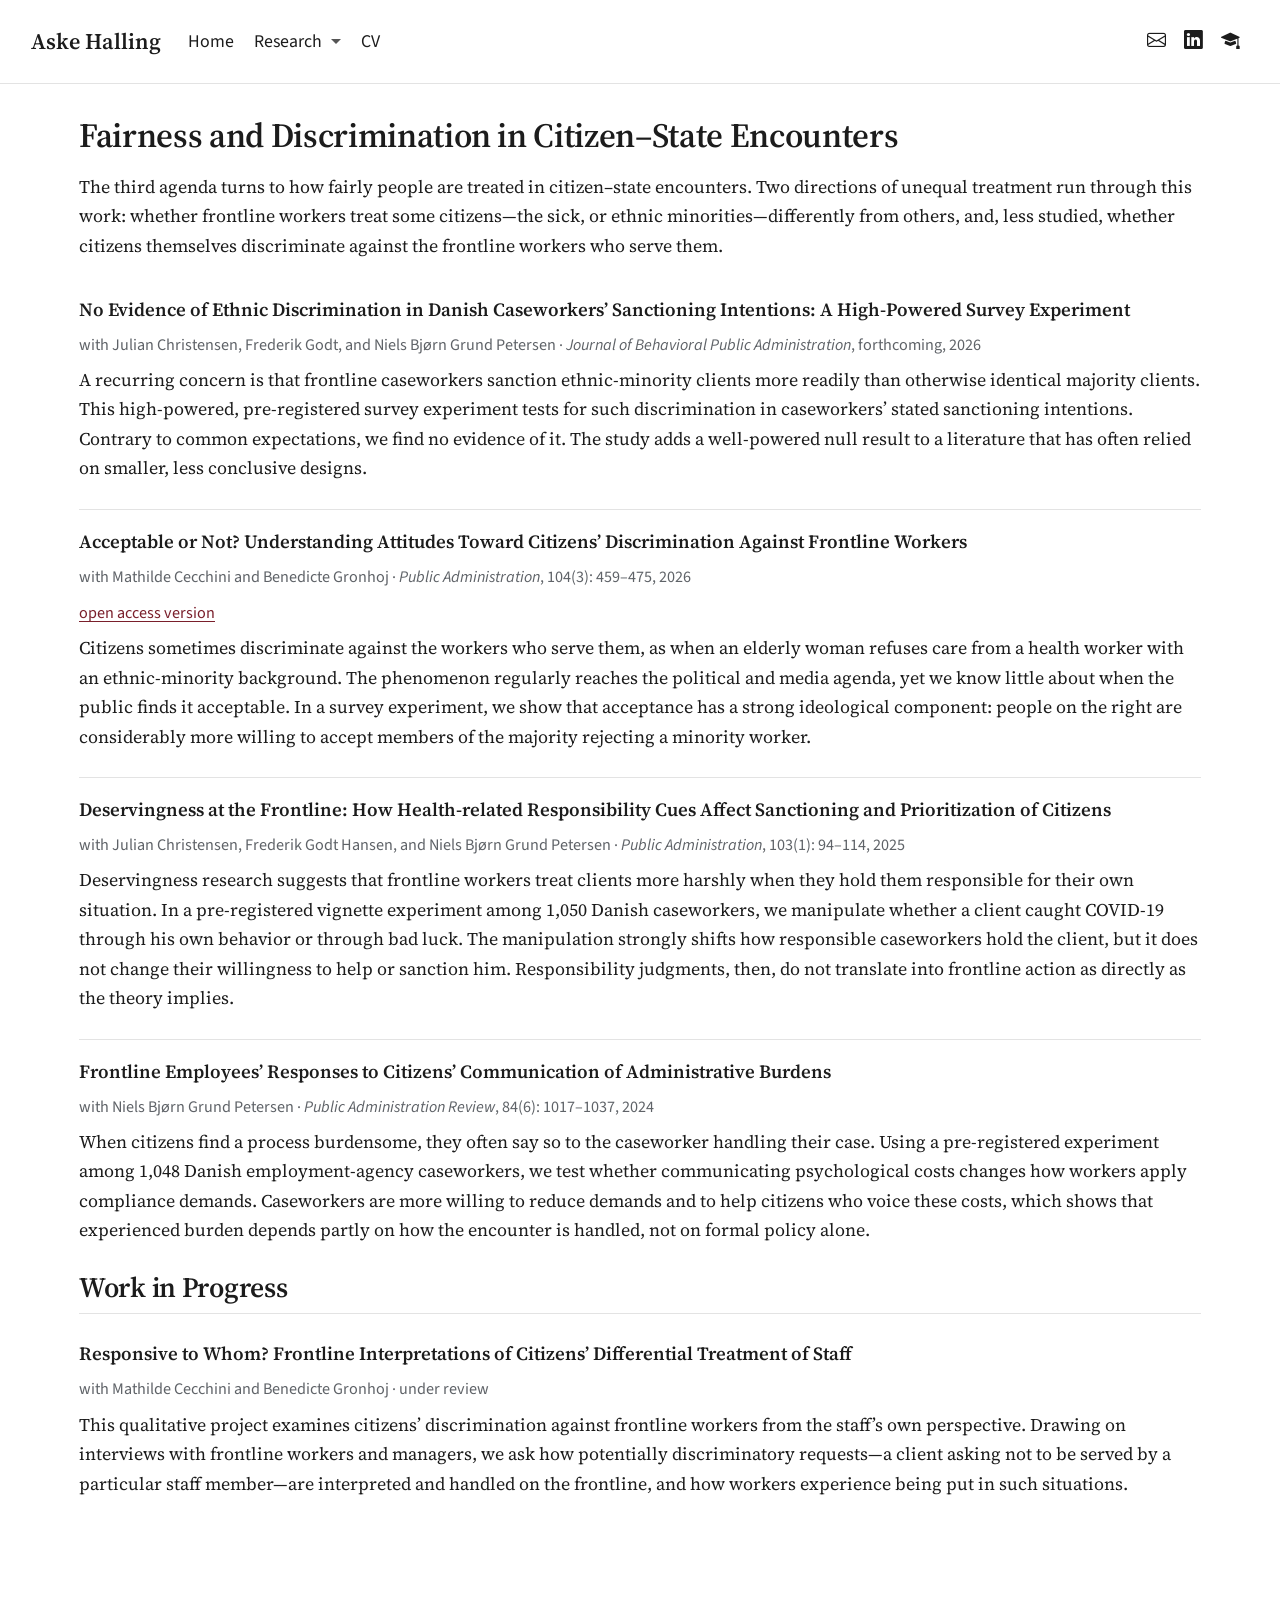
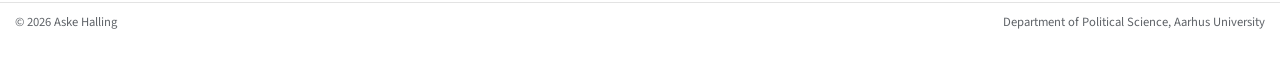
<file: research-discrimination.html>
<!DOCTYPE html>
<html xmlns="http://www.w3.org/1999/xhtml" lang="en" xml:lang="en"><head>

<meta charset="utf-8">
<meta name="generator" content="quarto-1.9.37">

<meta name="viewport" content="width=device-width, initial-scale=1.0, user-scalable=yes">

<meta name="description" content="Research on how fairly citizens are treated in encounters with frontline workers — and on citizens’ discrimination against staff.">

<title>Fairness and Discrimination · Aske Halling – Aske Halling</title>
<style>
/* Default styles provided by pandoc.
** See https://pandoc.org/MANUAL.html#variables-for-html for config info.
*/
code{white-space: pre-wrap;}
span.smallcaps{font-variant: small-caps;}
div.columns{display: flex; gap: min(4vw, 1.5em);}
div.column{flex: auto; overflow-x: auto;}
div.hanging-indent{margin-left: 1.5em; text-indent: -1.5em;}
ul.task-list{list-style: none;}
ul.task-list li input[type="checkbox"] {
  width: 0.8em;
  margin: 0 0.8em 0.2em -1em; /* quarto-specific, see https://github.com/quarto-dev/quarto-cli/issues/4556 */ 
  vertical-align: middle;
}
</style>


<script src="site_libs/quarto-nav/quarto-nav.js"></script>
<link href="./images/favicon.png" rel="icon" type="image/png">
<script src="site_libs/clipboard/clipboard.min.js"></script>
<script src="site_libs/quarto-html/quarto.js" type="module"></script>
<script src="site_libs/quarto-html/tabsets/tabsets.js" type="module"></script>
<script src="site_libs/quarto-html/popper.min.js"></script>
<script src="site_libs/quarto-html/tippy.umd.min.js"></script>
<script src="site_libs/quarto-html/anchor.min.js"></script>
<link href="site_libs/quarto-html/tippy.css" rel="stylesheet">
<link href="site_libs/quarto-html/quarto-syntax-highlighting-7f8f88aac4f3542376d5c11b86a4c14d.css" rel="stylesheet" id="quarto-text-highlighting-styles">
<script src="site_libs/bootstrap/bootstrap.min.js"></script>
<link href="site_libs/bootstrap/bootstrap-icons.css" rel="stylesheet">
<link href="site_libs/bootstrap/bootstrap-fe2885eac22289f8da10683c0b974b24.min.css" rel="stylesheet" append-hash="true" id="quarto-bootstrap" data-mode="light">
<script id="quarto-search-options" type="application/json">{
  "language": {
    "search-no-results-text": "No results",
    "search-matching-documents-text": "matching documents",
    "search-copy-link-title": "Copy link to search",
    "search-hide-matches-text": "Hide additional matches",
    "search-more-match-text": "more match in this document",
    "search-more-matches-text": "more matches in this document",
    "search-clear-button-title": "Clear",
    "search-text-placeholder": "",
    "search-detached-cancel-button-title": "Cancel",
    "search-submit-button-title": "Submit",
    "search-label": "Search"
  }
}</script>
<link rel="canonical" href="https://askehalling.com/research-discrimination.html">


<link rel="stylesheet" href="styles.css">
<meta property="og:title" content="Fairness and Discrimination · Aske Halling">
<meta property="og:description" content="Assistant Professor of Political Science, Aarhus University">
<meta property="og:site_name" content="Aske Halling">
<meta name="twitter:title" content="Fairness and Discrimination · Aske Halling">
<meta name="twitter:description" content="Assistant Professor of Political Science, Aarhus University">
<meta name="twitter:card" content="summary">
</head>

<body class="nav-fixed quarto-light">

<div id="quarto-search-results"></div>
  <header id="quarto-header" class="headroom fixed-top">
    <nav class="navbar navbar-expand-lg " data-bs-theme="dark">
      <div class="navbar-container container-fluid">
      <div class="navbar-brand-container mx-auto">
    <a class="navbar-brand" href="./index.html">
    <span class="navbar-title">Aske Halling</span>
    </a>
  </div>
          <button class="navbar-toggler" type="button" data-bs-toggle="collapse" data-bs-target="#navbarCollapse" aria-controls="navbarCollapse" role="menu" aria-expanded="false" aria-label="Toggle navigation" onclick="if (window.quartoToggleHeadroom) { window.quartoToggleHeadroom(); }">
  <span class="navbar-toggler-icon"></span>
</button>
          <div class="collapse navbar-collapse" id="navbarCollapse">
            <ul class="navbar-nav navbar-nav-scroll me-auto">
  <li class="nav-item">
    <a class="nav-link" href="./index.html"> 
<span class="menu-text">Home</span></a>
  </li>  
  <li class="nav-item dropdown ">
    <a class="nav-link dropdown-toggle" href="#" id="nav-menu-research" role="link" data-bs-toggle="dropdown" aria-expanded="false">
 <span class="menu-text">Research</span>
    </a>
    <ul class="dropdown-menu" aria-labelledby="nav-menu-research">    
        <li>
    <a class="dropdown-item" href="./research-legitimacy.html">
 <span class="dropdown-text">Legitimacy of State Demands</span></a>
  </li>  
        <li>
    <a class="dropdown-item" href="./research-experiences.html">
 <span class="dropdown-text">Experiences of Administrative Burden</span></a>
  </li>  
        <li>
    <a class="dropdown-item" href="./research-discrimination.html">
 <span class="dropdown-text">Fairness &amp; Discrimination</span></a>
  </li>  
        <li>
    <a class="dropdown-item" href="./research-other.html">
 <span class="dropdown-text">Other Work</span></a>
  </li>  
    </ul>
  </li>
  <li class="nav-item">
    <a class="nav-link" href="./cv.html"> 
<span class="menu-text">CV</span></a>
  </li>  
</ul>
            <ul class="navbar-nav navbar-nav-scroll ms-auto">
  <li class="nav-item compact">
    <a class="nav-link" href="mailto:aske@ps.au.dk"> <i class="bi bi-envelope" role="img" aria-label="Email">
</i> 
<span class="menu-text"></span></a>
  </li>  
  <li class="nav-item compact">
    <a class="nav-link" href="https://www.linkedin.com/in/aske-halling-329195118/"> <i class="bi bi-linkedin" role="img" aria-label="LinkedIn">
</i> 
<span class="menu-text"></span></a>
  </li>  
  <li class="nav-item compact">
    <a class="nav-link" href="https://scholar.google.com/citations?user=AyPnunoAAAAJ&amp;hl=en"> <i class="bi bi-mortarboard-fill" role="img" aria-label="Google Scholar">
</i> 
<span class="menu-text"></span></a>
  </li>  
</ul>
          </div> <!-- /navcollapse -->
            <div class="quarto-navbar-tools">
</div>
      </div> <!-- /container-fluid -->
    </nav>
</header>
<!-- content -->
<div id="quarto-content" class="quarto-container page-columns page-rows-contents page-layout-full page-navbar">
<!-- sidebar -->
<!-- margin-sidebar -->
    
<!-- main -->
<main class="content column-page" id="quarto-document-content">

<header id="title-block-header" class="quarto-title-block default">
<div class="quarto-title">
<h1 class="title">Fairness and Discrimination in Citizen–State Encounters</h1>
</div>



<div class="quarto-title-meta column-page">

    
  
    
  </div>
  


</header>


<p>The third agenda turns to how fairly people are treated in citizen–state encounters. Two directions of unequal treatment run through this work: whether frontline workers treat some citizens—the sick, or ethnic minorities—differently from others, and, less studied, whether citizens themselves discriminate against the frontline workers who serve them.</p>
<div class="card-list">
<div class="item">
<p><span class="title">No Evidence of Ethnic Discrimination in Danish Caseworkers’ Sanctioning Intentions: A High-Powered Survey Experiment</span></p>
<p><span class="meta">with Julian Christensen, Frederik Godt, and Niels Bjørn Grund Petersen · <em>Journal of Behavioral Public Administration</em>, forthcoming, 2026</span></p>
<p><span class="description">A recurring concern is that frontline caseworkers sanction ethnic-minority clients more readily than otherwise identical majority clients. This high-powered, pre-registered survey experiment tests for such discrimination in caseworkers’ stated sanctioning intentions. Contrary to common expectations, we find no evidence of it. The study adds a well-powered null result to a literature that has often relied on smaller, less conclusive designs.</span></p>
</div>
<div class="item">
<p><span class="title"><a href="https://doi.org/10.1111/padm.70037">Acceptable or Not? Understanding Attitudes Toward Citizens’ Discrimination Against Frontline Workers</a></span></p>
<p><span class="meta">with Mathilde Cecchini and Benedicte Gronhoj · <em>Public Administration</em>, 104(3): 459–475, 2026</span></p>
<p><span class="meta"><a href="https://osf.io/preprints/socarxiv/gpsb6_v1">open access version</a></span></p>
<p><span class="description">Citizens sometimes discriminate against the workers who serve them, as when an elderly woman refuses care from a health worker with an ethnic-minority background. The phenomenon regularly reaches the political and media agenda, yet we know little about when the public finds it acceptable. In a survey experiment, we show that acceptance has a strong ideological component: people on the right are considerably more willing to accept members of the majority rejecting a minority worker.</span></p>
</div>
<div class="item">
<p><span class="title"><a href="https://doi.org/10.1111/padm.13004">Deservingness at the Frontline: How Health-related Responsibility Cues Affect Sanctioning and Prioritization of Citizens</a></span></p>
<p><span class="meta">with Julian Christensen, Frederik Godt Hansen, and Niels Bjørn Grund Petersen · <em>Public Administration</em>, 103(1): 94–114, 2025</span></p>
<p><span class="description">Deservingness research suggests that frontline workers treat clients more harshly when they hold them responsible for their own situation. In a pre-registered vignette experiment among 1,050 Danish caseworkers, we manipulate whether a client caught COVID-19 through his own behavior or through bad luck. The manipulation strongly shifts how responsible caseworkers hold the client, but it does not change their willingness to help or sanction him. Responsibility judgments, then, do not translate into frontline action as directly as the theory implies.</span></p>
</div>
<div class="item">
<p><span class="title"><a href="https://doi.org/10.1111/puar.13800">Frontline Employees’ Responses to Citizens’ Communication of Administrative Burdens</a></span></p>
<p><span class="meta">with Niels Bjørn Grund Petersen · <em>Public Administration Review</em>, 84(6): 1017–1037, 2024</span></p>
<p><span class="description">When citizens find a process burdensome, they often say so to the caseworker handling their case. Using a pre-registered experiment among 1,048 Danish employment-agency caseworkers, we test whether communicating psychological costs changes how workers apply compliance demands. Caseworkers are more willing to reduce demands and to help citizens who voice these costs, which shows that experienced burden depends partly on how the encounter is handled, not on formal policy alone.</span></p>
</div>
</div>
<section id="work-in-progress" class="level2">
<h2 class="anchored" data-anchor-id="work-in-progress">Work in Progress</h2>
<div class="card-list">
<div class="item">
<p><span class="title">Responsive to Whom? Frontline Interpretations of Citizens’ Differential Treatment of Staff</span></p>
<p><span class="meta">with Mathilde Cecchini and Benedicte Gronhoj · under review</span></p>
<p><span class="description">This qualitative project examines citizens’ discrimination against frontline workers from the staff’s own perspective. Drawing on interviews with frontline workers and managers, we ask how potentially discriminatory requests—a client asking not to be served by a particular staff member—are interpreted and handled on the frontline, and how workers experience being put in such situations.</span></p>
</div>
</div>


</section>

</main> <!-- /main -->
<script id="quarto-html-after-body" type="application/javascript">
  window.document.addEventListener("DOMContentLoaded", function (event) {
    const icon = "";
    const anchorJS = new window.AnchorJS();
    anchorJS.options = {
      placement: 'right',
      icon: icon
    };
    anchorJS.add('.anchored');
    const isCodeAnnotation = (el) => {
      for (const clz of el.classList) {
        if (clz.startsWith('code-annotation-')) {                     
          return true;
        }
      }
      return false;
    }
    const onCopySuccess = function(e) {
      // button target
      const button = e.trigger;
      // don't keep focus
      button.blur();
      // flash "checked"
      button.classList.add('code-copy-button-checked');
      var currentTitle = button.getAttribute("title");
      button.setAttribute("title", "Copied!");
      let tooltip;
      if (window.bootstrap) {
        button.setAttribute("data-bs-toggle", "tooltip");
        button.setAttribute("data-bs-placement", "left");
        button.setAttribute("data-bs-title", "Copied!");
        tooltip = new bootstrap.Tooltip(button, 
          { trigger: "manual", 
            customClass: "code-copy-button-tooltip",
            offset: [0, -8]});
        tooltip.show();    
      }
      setTimeout(function() {
        if (tooltip) {
          tooltip.hide();
          button.removeAttribute("data-bs-title");
          button.removeAttribute("data-bs-toggle");
          button.removeAttribute("data-bs-placement");
        }
        button.setAttribute("title", currentTitle);
        button.classList.remove('code-copy-button-checked');
      }, 1000);
      // clear code selection
      e.clearSelection();
    }
    const getTextToCopy = function(trigger) {
      const outerScaffold = trigger.parentElement.cloneNode(true);
      const codeEl = outerScaffold.querySelector('code');
      for (const childEl of codeEl.children) {
        if (isCodeAnnotation(childEl)) {
          childEl.remove();
        }
      }
      return codeEl.innerText;
    }
    const clipboard = new window.ClipboardJS('.code-copy-button:not([data-in-quarto-modal])', {
      text: getTextToCopy
    });
    clipboard.on('success', onCopySuccess);
    if (window.document.getElementById('quarto-embedded-source-code-modal')) {
      const clipboardModal = new window.ClipboardJS('.code-copy-button[data-in-quarto-modal]', {
        text: getTextToCopy,
        container: window.document.getElementById('quarto-embedded-source-code-modal')
      });
      clipboardModal.on('success', onCopySuccess);
    }
      var localhostRegex = new RegExp(/^(?:http|https):\/\/localhost\:?[0-9]*\//);
      var mailtoRegex = new RegExp(/^mailto:/);
        var filterRegex = new RegExp("https:\/\/askehalling\.com");
      var isInternal = (href) => {
          return filterRegex.test(href) || localhostRegex.test(href) || mailtoRegex.test(href);
      }
      // Inspect non-navigation links and adorn them if external
     var links = window.document.querySelectorAll('a[href]:not(.nav-link):not(.navbar-brand):not(.toc-action):not(.sidebar-link):not(.sidebar-item-toggle):not(.pagination-link):not(.no-external):not([aria-hidden]):not(.dropdown-item):not(.quarto-navigation-tool):not(.about-link)');
      for (var i=0; i<links.length; i++) {
        const link = links[i];
        if (!isInternal(link.href)) {
          // undo the damage that might have been done by quarto-nav.js in the case of
          // links that we want to consider external
          if (link.dataset.originalHref !== undefined) {
            link.href = link.dataset.originalHref;
          }
        }
      }
    function tippyHover(el, contentFn, onTriggerFn, onUntriggerFn) {
      const config = {
        allowHTML: true,
        maxWidth: 500,
        delay: 100,
        arrow: false,
        appendTo: function(el) {
            return el.parentElement;
        },
        interactive: true,
        interactiveBorder: 10,
        theme: 'quarto',
        placement: 'bottom-start',
      };
      if (contentFn) {
        config.content = contentFn;
      }
      if (onTriggerFn) {
        config.onTrigger = onTriggerFn;
      }
      if (onUntriggerFn) {
        config.onUntrigger = onUntriggerFn;
      }
      window.tippy(el, config); 
    }
    const noterefs = window.document.querySelectorAll('a[role="doc-noteref"]');
    for (var i=0; i<noterefs.length; i++) {
      const ref = noterefs[i];
      tippyHover(ref, function() {
        // use id or data attribute instead here
        let href = ref.getAttribute('data-footnote-href') || ref.getAttribute('href');
        try { href = new URL(href).hash; } catch {}
        const id = href.replace(/^#\/?/, "");
        const note = window.document.getElementById(id);
        if (note) {
          return note.innerHTML;
        } else {
          return "";
        }
      });
    }
    const xrefs = window.document.querySelectorAll('a.quarto-xref');
    const processXRef = (id, note) => {
      // Strip column container classes
      const stripColumnClz = (el) => {
        el.classList.remove("page-full", "page-columns");
        if (el.children) {
          for (const child of el.children) {
            stripColumnClz(child);
          }
        }
      }
      stripColumnClz(note)
      if (id === null || id.startsWith('sec-')) {
        // Special case sections, only their first couple elements
        const container = document.createElement("div");
        if (note.children && note.children.length > 2) {
          container.appendChild(note.children[0].cloneNode(true));
          for (let i = 1; i < note.children.length; i++) {
            const child = note.children[i];
            if (child.tagName === "P" && child.innerText === "") {
              continue;
            } else {
              container.appendChild(child.cloneNode(true));
              break;
            }
          }
          if (window.Quarto?.typesetMath) {
            window.Quarto.typesetMath(container);
          }
          return container.innerHTML
        } else {
          if (window.Quarto?.typesetMath) {
            window.Quarto.typesetMath(note);
          }
          return note.innerHTML;
        }
      } else {
        // Remove any anchor links if they are present
        const anchorLink = note.querySelector('a.anchorjs-link');
        if (anchorLink) {
          anchorLink.remove();
        }
        if (window.Quarto?.typesetMath) {
          window.Quarto.typesetMath(note);
        }
        if (note.classList.contains("callout")) {
          return note.outerHTML;
        } else {
          return note.innerHTML;
        }
      }
    }
    for (var i=0; i<xrefs.length; i++) {
      const xref = xrefs[i];
      tippyHover(xref, undefined, function(instance) {
        instance.disable();
        let url = xref.getAttribute('href');
        let hash = undefined; 
        if (url.startsWith('#')) {
          hash = url;
        } else {
          try { hash = new URL(url).hash; } catch {}
        }
        if (hash) {
          const id = hash.replace(/^#\/?/, "");
          const note = window.document.getElementById(id);
          if (note !== null) {
            try {
              const html = processXRef(id, note.cloneNode(true));
              instance.setContent(html);
            } finally {
              instance.enable();
              instance.show();
            }
          } else {
            // See if we can fetch this
            fetch(url.split('#')[0])
            .then(res => res.text())
            .then(html => {
              const parser = new DOMParser();
              const htmlDoc = parser.parseFromString(html, "text/html");
              const note = htmlDoc.getElementById(id);
              if (note !== null) {
                const html = processXRef(id, note);
                instance.setContent(html);
              } 
            }).finally(() => {
              instance.enable();
              instance.show();
            });
          }
        } else {
          // See if we can fetch a full url (with no hash to target)
          // This is a special case and we should probably do some content thinning / targeting
          fetch(url)
          .then(res => res.text())
          .then(html => {
            const parser = new DOMParser();
            const htmlDoc = parser.parseFromString(html, "text/html");
            const note = htmlDoc.querySelector('main.content');
            if (note !== null) {
              // This should only happen for chapter cross references
              // (since there is no id in the URL)
              // remove the first header
              if (note.children.length > 0 && note.children[0].tagName === "HEADER") {
                note.children[0].remove();
              }
              const html = processXRef(null, note);
              instance.setContent(html);
            } 
          }).finally(() => {
            instance.enable();
            instance.show();
          });
        }
      }, function(instance) {
      });
    }
        let selectedAnnoteEl;
        const selectorForAnnotation = ( cell, annotation) => {
          let cellAttr = 'data-code-cell="' + cell + '"';
          let lineAttr = 'data-code-annotation="' +  annotation + '"';
          const selector = 'span[' + cellAttr + '][' + lineAttr + ']';
          return selector;
        }
        const selectCodeLines = (annoteEl) => {
          const doc = window.document;
          const targetCell = annoteEl.getAttribute("data-target-cell");
          const targetAnnotation = annoteEl.getAttribute("data-target-annotation");
          const annoteSpan = window.document.querySelector(selectorForAnnotation(targetCell, targetAnnotation));
          const lines = annoteSpan.getAttribute("data-code-lines").split(",");
          const lineIds = lines.map((line) => {
            return targetCell + "-" + line;
          })
          let top = null;
          let height = null;
          let parent = null;
          if (lineIds.length > 0) {
              //compute the position of the single el (top and bottom and make a div)
              const el = window.document.getElementById(lineIds[0]);
              top = el.offsetTop;
              height = el.offsetHeight;
              parent = el.parentElement.parentElement;
            if (lineIds.length > 1) {
              const lastEl = window.document.getElementById(lineIds[lineIds.length - 1]);
              const bottom = lastEl.offsetTop + lastEl.offsetHeight;
              height = bottom - top;
            }
            if (top !== null && height !== null && parent !== null) {
              // cook up a div (if necessary) and position it 
              let div = window.document.getElementById("code-annotation-line-highlight");
              if (div === null) {
                div = window.document.createElement("div");
                div.setAttribute("id", "code-annotation-line-highlight");
                div.style.position = 'absolute';
                parent.appendChild(div);
              }
              div.style.top = top - 2 + "px";
              div.style.height = height + 4 + "px";
              div.style.left = 0;
              let gutterDiv = window.document.getElementById("code-annotation-line-highlight-gutter");
              if (gutterDiv === null) {
                gutterDiv = window.document.createElement("div");
                gutterDiv.setAttribute("id", "code-annotation-line-highlight-gutter");
                gutterDiv.style.position = 'absolute';
                const codeCell = window.document.getElementById(targetCell);
                const gutter = codeCell.querySelector('.code-annotation-gutter');
                gutter.appendChild(gutterDiv);
              }
              gutterDiv.style.top = top - 2 + "px";
              gutterDiv.style.height = height + 4 + "px";
            }
            selectedAnnoteEl = annoteEl;
          }
        };
        const unselectCodeLines = () => {
          const elementsIds = ["code-annotation-line-highlight", "code-annotation-line-highlight-gutter"];
          elementsIds.forEach((elId) => {
            const div = window.document.getElementById(elId);
            if (div) {
              div.remove();
            }
          });
          selectedAnnoteEl = undefined;
        };
          // Handle positioning of the toggle
      window.addEventListener(
        "resize",
        throttle(() => {
          elRect = undefined;
          if (selectedAnnoteEl) {
            selectCodeLines(selectedAnnoteEl);
          }
        }, 10)
      );
      function throttle(fn, ms) {
      let throttle = false;
      let timer;
        return (...args) => {
          if(!throttle) { // first call gets through
              fn.apply(this, args);
              throttle = true;
          } else { // all the others get throttled
              if(timer) clearTimeout(timer); // cancel #2
              timer = setTimeout(() => {
                fn.apply(this, args);
                timer = throttle = false;
              }, ms);
          }
        };
      }
        // Attach click handler to the DT
        const annoteDls = window.document.querySelectorAll('dt[data-target-cell]');
        for (const annoteDlNode of annoteDls) {
          annoteDlNode.addEventListener('click', (event) => {
            const clickedEl = event.target;
            if (clickedEl !== selectedAnnoteEl) {
              unselectCodeLines();
              const activeEl = window.document.querySelector('dt[data-target-cell].code-annotation-active');
              if (activeEl) {
                activeEl.classList.remove('code-annotation-active');
              }
              selectCodeLines(clickedEl);
              clickedEl.classList.add('code-annotation-active');
            } else {
              // Unselect the line
              unselectCodeLines();
              clickedEl.classList.remove('code-annotation-active');
            }
          });
        }
    const findCites = (el) => {
      const parentEl = el.parentElement;
      if (parentEl) {
        const cites = parentEl.dataset.cites;
        if (cites) {
          return {
            el,
            cites: cites.split(' ')
          };
        } else {
          return findCites(el.parentElement)
        }
      } else {
        return undefined;
      }
    };
    var bibliorefs = window.document.querySelectorAll('a[role="doc-biblioref"]');
    for (var i=0; i<bibliorefs.length; i++) {
      const ref = bibliorefs[i];
      const citeInfo = findCites(ref);
      if (citeInfo) {
        tippyHover(citeInfo.el, function() {
          var popup = window.document.createElement('div');
          citeInfo.cites.forEach(function(cite) {
            var citeDiv = window.document.createElement('div');
            citeDiv.classList.add('hanging-indent');
            citeDiv.classList.add('csl-entry');
            var biblioDiv = window.document.getElementById('ref-' + cite);
            if (biblioDiv) {
              citeDiv.innerHTML = biblioDiv.innerHTML;
            }
            popup.appendChild(citeDiv);
          });
          return popup.innerHTML;
        });
      }
    }
  });
  </script>
</div> <!-- /content -->
<footer class="footer">
  <div class="nav-footer">
    <div class="nav-footer-left">
<p>© 2026 Aske Halling</p>
</div>   
    <div class="nav-footer-center">
      &nbsp;
    </div>
    <div class="nav-footer-right">
<p>Department of Political Science, Aarhus University</p>
</div>
  </div>
</footer>




</body></html>
</file>
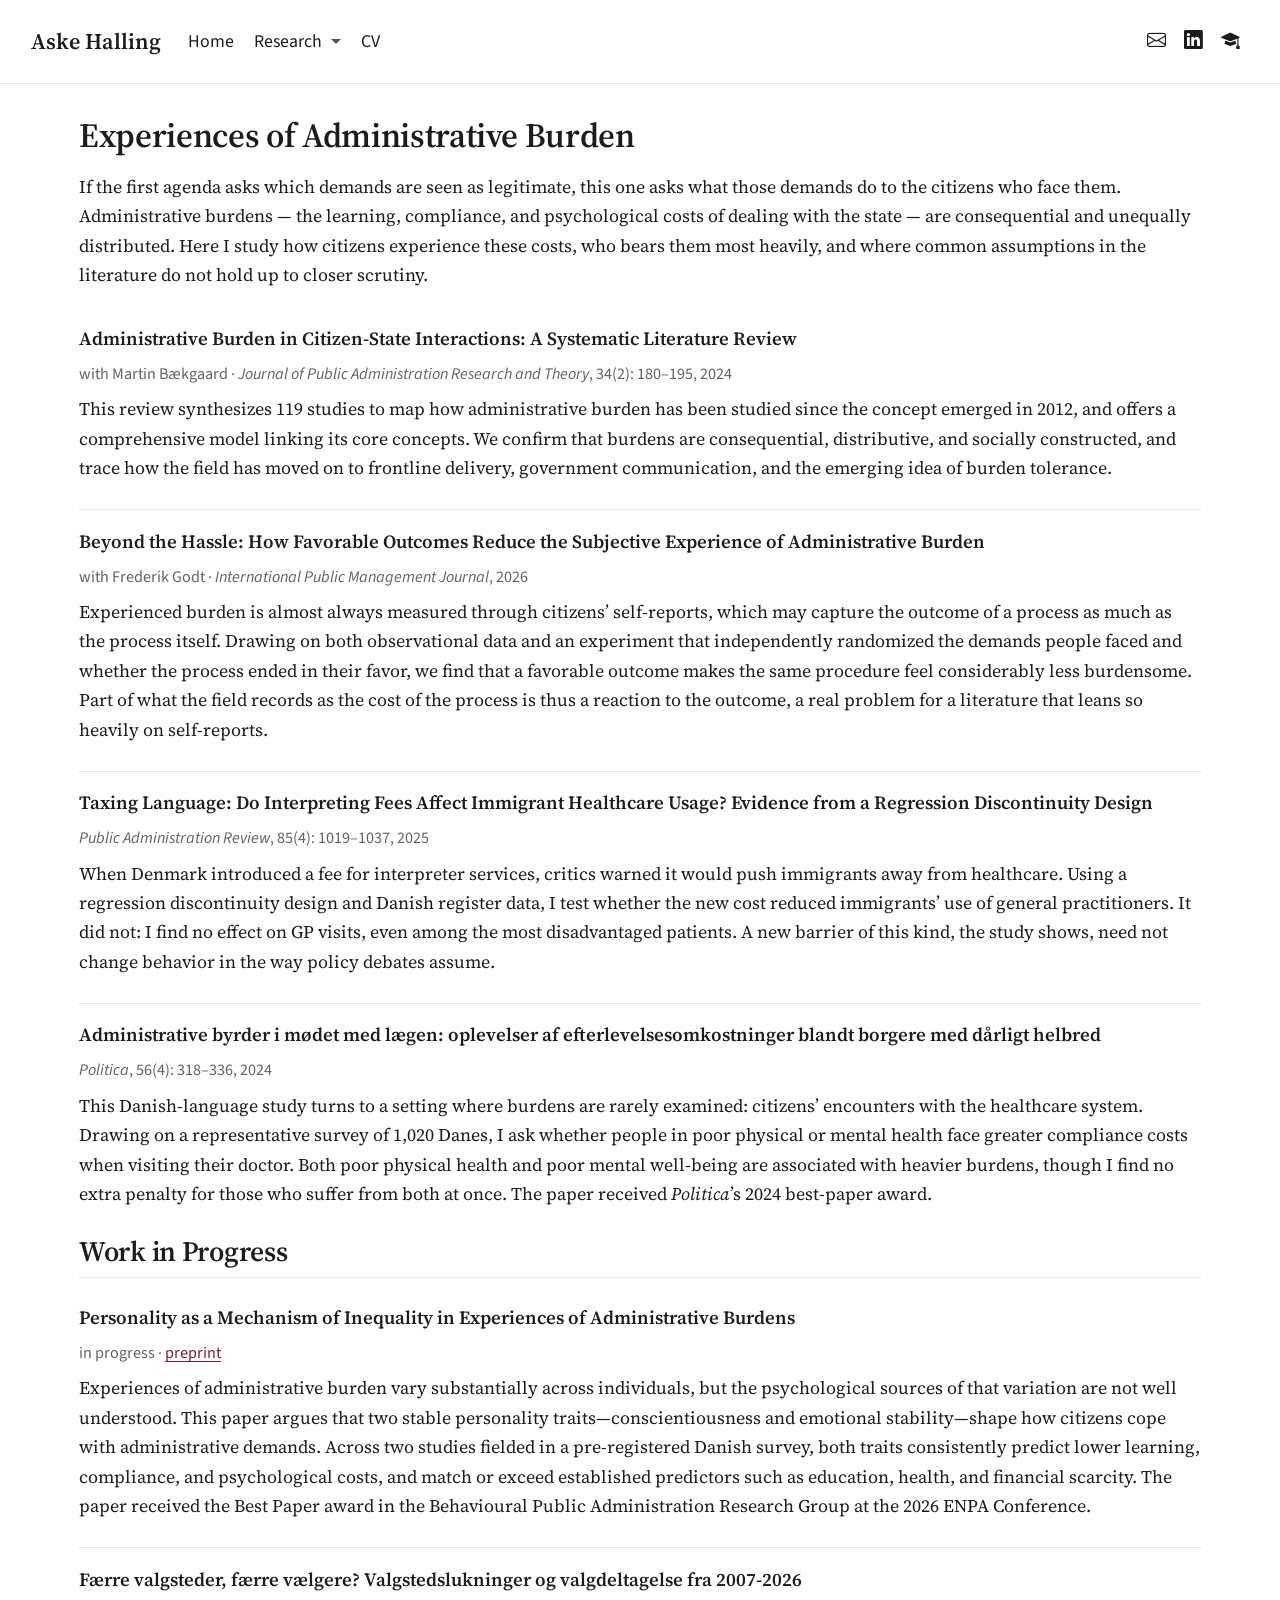
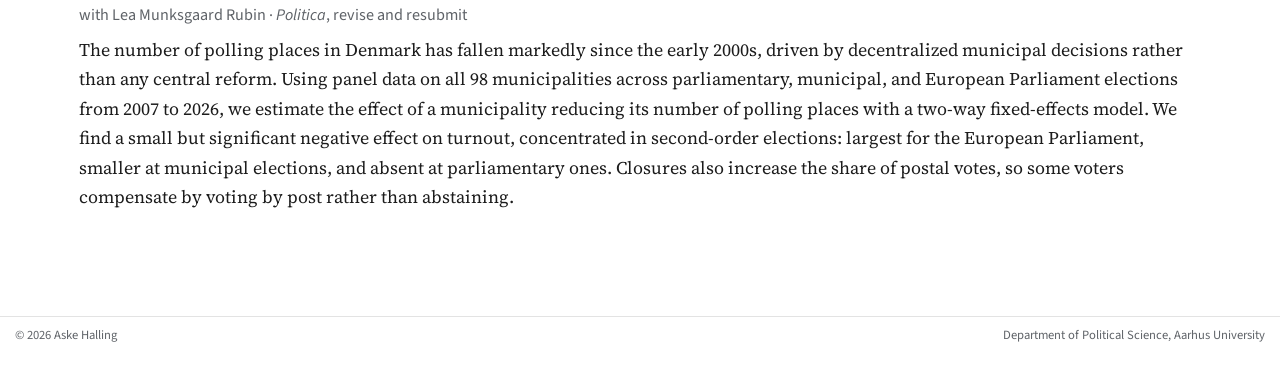
<file: research-experiences.html>
<!DOCTYPE html>
<html xmlns="http://www.w3.org/1999/xhtml" lang="en" xml:lang="en"><head>

<meta charset="utf-8">
<meta name="generator" content="quarto-1.9.37">

<meta name="viewport" content="width=device-width, initial-scale=1.0, user-scalable=yes">

<meta name="description" content="Research on how citizens experience the learning, compliance, and psychological costs of dealing with the state.">

<title>Experiences of Administrative Burden · Aske Halling – Aske Halling</title>
<style>
/* Default styles provided by pandoc.
** See https://pandoc.org/MANUAL.html#variables-for-html for config info.
*/
code{white-space: pre-wrap;}
span.smallcaps{font-variant: small-caps;}
div.columns{display: flex; gap: min(4vw, 1.5em);}
div.column{flex: auto; overflow-x: auto;}
div.hanging-indent{margin-left: 1.5em; text-indent: -1.5em;}
ul.task-list{list-style: none;}
ul.task-list li input[type="checkbox"] {
  width: 0.8em;
  margin: 0 0.8em 0.2em -1em; /* quarto-specific, see https://github.com/quarto-dev/quarto-cli/issues/4556 */ 
  vertical-align: middle;
}
</style>


<script src="site_libs/quarto-nav/quarto-nav.js"></script>
<link href="./images/favicon.png" rel="icon" type="image/png">
<script src="site_libs/clipboard/clipboard.min.js"></script>
<script src="site_libs/quarto-html/quarto.js" type="module"></script>
<script src="site_libs/quarto-html/tabsets/tabsets.js" type="module"></script>
<script src="site_libs/quarto-html/popper.min.js"></script>
<script src="site_libs/quarto-html/tippy.umd.min.js"></script>
<script src="site_libs/quarto-html/anchor.min.js"></script>
<link href="site_libs/quarto-html/tippy.css" rel="stylesheet">
<link href="site_libs/quarto-html/quarto-syntax-highlighting-7f8f88aac4f3542376d5c11b86a4c14d.css" rel="stylesheet" id="quarto-text-highlighting-styles">
<script src="site_libs/bootstrap/bootstrap.min.js"></script>
<link href="site_libs/bootstrap/bootstrap-icons.css" rel="stylesheet">
<link href="site_libs/bootstrap/bootstrap-fe2885eac22289f8da10683c0b974b24.min.css" rel="stylesheet" append-hash="true" id="quarto-bootstrap" data-mode="light">
<script id="quarto-search-options" type="application/json">{
  "language": {
    "search-no-results-text": "No results",
    "search-matching-documents-text": "matching documents",
    "search-copy-link-title": "Copy link to search",
    "search-hide-matches-text": "Hide additional matches",
    "search-more-match-text": "more match in this document",
    "search-more-matches-text": "more matches in this document",
    "search-clear-button-title": "Clear",
    "search-text-placeholder": "",
    "search-detached-cancel-button-title": "Cancel",
    "search-submit-button-title": "Submit",
    "search-label": "Search"
  }
}</script>
<link rel="canonical" href="https://askehalling.com/research-experiences.html">


<link rel="stylesheet" href="styles.css">
<meta property="og:title" content="Experiences of Administrative Burden · Aske Halling">
<meta property="og:description" content="Assistant Professor of Political Science, Aarhus University">
<meta property="og:site_name" content="Aske Halling">
<meta name="twitter:title" content="Experiences of Administrative Burden · Aske Halling">
<meta name="twitter:description" content="Assistant Professor of Political Science, Aarhus University">
<meta name="twitter:card" content="summary">
</head>

<body class="nav-fixed quarto-light">

<div id="quarto-search-results"></div>
  <header id="quarto-header" class="headroom fixed-top">
    <nav class="navbar navbar-expand-lg " data-bs-theme="dark">
      <div class="navbar-container container-fluid">
      <div class="navbar-brand-container mx-auto">
    <a class="navbar-brand" href="./index.html">
    <span class="navbar-title">Aske Halling</span>
    </a>
  </div>
          <button class="navbar-toggler" type="button" data-bs-toggle="collapse" data-bs-target="#navbarCollapse" aria-controls="navbarCollapse" role="menu" aria-expanded="false" aria-label="Toggle navigation" onclick="if (window.quartoToggleHeadroom) { window.quartoToggleHeadroom(); }">
  <span class="navbar-toggler-icon"></span>
</button>
          <div class="collapse navbar-collapse" id="navbarCollapse">
            <ul class="navbar-nav navbar-nav-scroll me-auto">
  <li class="nav-item">
    <a class="nav-link" href="./index.html"> 
<span class="menu-text">Home</span></a>
  </li>  
  <li class="nav-item dropdown ">
    <a class="nav-link dropdown-toggle" href="#" id="nav-menu-research" role="link" data-bs-toggle="dropdown" aria-expanded="false">
 <span class="menu-text">Research</span>
    </a>
    <ul class="dropdown-menu" aria-labelledby="nav-menu-research">    
        <li>
    <a class="dropdown-item" href="./research-legitimacy.html">
 <span class="dropdown-text">Legitimacy of State Demands</span></a>
  </li>  
        <li>
    <a class="dropdown-item" href="./research-experiences.html">
 <span class="dropdown-text">Experiences of Administrative Burden</span></a>
  </li>  
        <li>
    <a class="dropdown-item" href="./research-discrimination.html">
 <span class="dropdown-text">Fairness &amp; Discrimination</span></a>
  </li>  
        <li>
    <a class="dropdown-item" href="./research-other.html">
 <span class="dropdown-text">Other Work</span></a>
  </li>  
    </ul>
  </li>
  <li class="nav-item">
    <a class="nav-link" href="./cv.html"> 
<span class="menu-text">CV</span></a>
  </li>  
</ul>
            <ul class="navbar-nav navbar-nav-scroll ms-auto">
  <li class="nav-item compact">
    <a class="nav-link" href="mailto:aske@ps.au.dk"> <i class="bi bi-envelope" role="img" aria-label="Email">
</i> 
<span class="menu-text"></span></a>
  </li>  
  <li class="nav-item compact">
    <a class="nav-link" href="https://www.linkedin.com/in/aske-halling-329195118/"> <i class="bi bi-linkedin" role="img" aria-label="LinkedIn">
</i> 
<span class="menu-text"></span></a>
  </li>  
  <li class="nav-item compact">
    <a class="nav-link" href="https://scholar.google.com/citations?user=AyPnunoAAAAJ&amp;hl=en"> <i class="bi bi-mortarboard-fill" role="img" aria-label="Google Scholar">
</i> 
<span class="menu-text"></span></a>
  </li>  
</ul>
          </div> <!-- /navcollapse -->
            <div class="quarto-navbar-tools">
</div>
      </div> <!-- /container-fluid -->
    </nav>
</header>
<!-- content -->
<div id="quarto-content" class="quarto-container page-columns page-rows-contents page-layout-full page-navbar">
<!-- sidebar -->
<!-- margin-sidebar -->
    
<!-- main -->
<main class="content column-page" id="quarto-document-content">

<header id="title-block-header" class="quarto-title-block default">
<div class="quarto-title">
<h1 class="title">Experiences of Administrative Burden</h1>
</div>



<div class="quarto-title-meta column-page">

    
  
    
  </div>
  


</header>


<p>If the first agenda asks which demands are seen as legitimate, this one asks what those demands do to the citizens who face them. Administrative burdens — the learning, compliance, and psychological costs of dealing with the state — are consequential and unequally distributed. Here I study how citizens experience these costs, who bears them most heavily, and where common assumptions in the literature do not hold up to closer scrutiny.</p>
<div class="card-list">
<div class="item">
<p><span class="title"><a href="https://doi.org/10.1093/jopart/muad023">Administrative Burden in Citizen-State Interactions: A Systematic Literature Review</a></span></p>
<p><span class="meta">with Martin Bækgaard · <em>Journal of Public Administration Research and Theory</em>, 34(2): 180–195, 2024</span></p>
<p><span class="description">This review synthesizes 119 studies to map how administrative burden has been studied since the concept emerged in 2012, and offers a comprehensive model linking its core concepts. We confirm that burdens are consequential, distributive, and socially constructed, and trace how the field has moved on to frontline delivery, government communication, and the emerging idea of burden tolerance.</span></p>
</div>
<div class="item">
<p><span class="title"><a href="https://doi.org/10.1080/10967494.2026.2696855">Beyond the Hassle: How Favorable Outcomes Reduce the Subjective Experience of Administrative Burden</a></span></p>
<p><span class="meta">with Frederik Godt · <em>International Public Management Journal</em>, 2026</span></p>
<p><span class="description">Experienced burden is almost always measured through citizens’ self-reports, which may capture the outcome of a process as much as the process itself. Drawing on both observational data and an experiment that independently randomized the demands people faced and whether the process ended in their favor, we find that a favorable outcome makes the same procedure feel considerably less burdensome. Part of what the field records as the cost of the process is thus a reaction to the outcome, a real problem for a literature that leans so heavily on self-reports.</span></p>
</div>
<div class="item">
<p><span class="title"><a href="https://doi.org/10.1111/puar.13930">Taxing Language: Do Interpreting Fees Affect Immigrant Healthcare Usage? Evidence from a Regression Discontinuity Design</a></span></p>
<p><span class="meta"><em>Public Administration Review</em>, 85(4): 1019–1037, 2025</span></p>
<p><span class="description">When Denmark introduced a fee for interpreter services, critics warned it would push immigrants away from healthcare. Using a regression discontinuity design and Danish register data, I test whether the new cost reduced immigrants’ use of general practitioners. It did not: I find no effect on GP visits, even among the most disadvantaged patients. A new barrier of this kind, the study shows, need not change behavior in the way policy debates assume.</span></p>
</div>
<div class="item">
<p><span class="title"><a href="https://doi.org/10.7146/politica.v56i4.151589">Administrative byrder i mødet med lægen: oplevelser af efterlevelsesomkostninger blandt borgere med dårligt helbred</a></span></p>
<p><span class="meta"><em>Politica</em>, 56(4): 318–336, 2024</span></p>
<p><span class="description">This Danish-language study turns to a setting where burdens are rarely examined: citizens’ encounters with the healthcare system. Drawing on a representative survey of 1,020 Danes, I ask whether people in poor physical or mental health face greater compliance costs when visiting their doctor. Both poor physical health and poor mental well-being are associated with heavier burdens, though I find no extra penalty for those who suffer from both at once. The paper received <em>Politica</em>’s 2024 best-paper award.</span></p>
</div>
</div>
<section id="work-in-progress" class="level2">
<h2 class="anchored" data-anchor-id="work-in-progress">Work in Progress</h2>
<div class="card-list">
<div class="item">
<p><span class="title">Personality as a Mechanism of Inequality in Experiences of Administrative Burdens</span></p>
<p><span class="meta">in progress · <a href="https://doi.org/10.31235/osf.io/7wvh4_v1">preprint</a></span></p>
<p><span class="description">Experiences of administrative burden vary substantially across individuals, but the psychological sources of that variation are not well understood. This paper argues that two stable personality traits—conscientiousness and emotional stability—shape how citizens cope with administrative demands. Across two studies fielded in a pre-registered Danish survey, both traits consistently predict lower learning, compliance, and psychological costs, and match or exceed established predictors such as education, health, and financial scarcity. The paper received the Best Paper award in the Behavioural Public Administration Research Group at the 2026 ENPA Conference.</span></p>
</div>
<div class="item">
<p><span class="title">Færre valgsteder, færre vælgere? Valgstedslukninger og valgdeltagelse fra 2007-2026</span></p>
<p><span class="meta">with Lea Munksgaard Rubin · <em>Politica</em>, revise and resubmit</span></p>
<p><span class="description">The number of polling places in Denmark has fallen markedly since the early 2000s, driven by decentralized municipal decisions rather than any central reform. Using panel data on all 98 municipalities across parliamentary, municipal, and European Parliament elections from 2007 to 2026, we estimate the effect of a municipality reducing its number of polling places with a two-way fixed-effects model. We find a small but significant negative effect on turnout, concentrated in second-order elections: largest for the European Parliament, smaller at municipal elections, and absent at parliamentary ones. Closures also increase the share of postal votes, so some voters compensate by voting by post rather than abstaining.</span></p>
</div>
</div>


</section>

</main> <!-- /main -->
<script id="quarto-html-after-body" type="application/javascript">
  window.document.addEventListener("DOMContentLoaded", function (event) {
    const icon = "";
    const anchorJS = new window.AnchorJS();
    anchorJS.options = {
      placement: 'right',
      icon: icon
    };
    anchorJS.add('.anchored');
    const isCodeAnnotation = (el) => {
      for (const clz of el.classList) {
        if (clz.startsWith('code-annotation-')) {                     
          return true;
        }
      }
      return false;
    }
    const onCopySuccess = function(e) {
      // button target
      const button = e.trigger;
      // don't keep focus
      button.blur();
      // flash "checked"
      button.classList.add('code-copy-button-checked');
      var currentTitle = button.getAttribute("title");
      button.setAttribute("title", "Copied!");
      let tooltip;
      if (window.bootstrap) {
        button.setAttribute("data-bs-toggle", "tooltip");
        button.setAttribute("data-bs-placement", "left");
        button.setAttribute("data-bs-title", "Copied!");
        tooltip = new bootstrap.Tooltip(button, 
          { trigger: "manual", 
            customClass: "code-copy-button-tooltip",
            offset: [0, -8]});
        tooltip.show();    
      }
      setTimeout(function() {
        if (tooltip) {
          tooltip.hide();
          button.removeAttribute("data-bs-title");
          button.removeAttribute("data-bs-toggle");
          button.removeAttribute("data-bs-placement");
        }
        button.setAttribute("title", currentTitle);
        button.classList.remove('code-copy-button-checked');
      }, 1000);
      // clear code selection
      e.clearSelection();
    }
    const getTextToCopy = function(trigger) {
      const outerScaffold = trigger.parentElement.cloneNode(true);
      const codeEl = outerScaffold.querySelector('code');
      for (const childEl of codeEl.children) {
        if (isCodeAnnotation(childEl)) {
          childEl.remove();
        }
      }
      return codeEl.innerText;
    }
    const clipboard = new window.ClipboardJS('.code-copy-button:not([data-in-quarto-modal])', {
      text: getTextToCopy
    });
    clipboard.on('success', onCopySuccess);
    if (window.document.getElementById('quarto-embedded-source-code-modal')) {
      const clipboardModal = new window.ClipboardJS('.code-copy-button[data-in-quarto-modal]', {
        text: getTextToCopy,
        container: window.document.getElementById('quarto-embedded-source-code-modal')
      });
      clipboardModal.on('success', onCopySuccess);
    }
      var localhostRegex = new RegExp(/^(?:http|https):\/\/localhost\:?[0-9]*\//);
      var mailtoRegex = new RegExp(/^mailto:/);
        var filterRegex = new RegExp("https:\/\/askehalling\.com");
      var isInternal = (href) => {
          return filterRegex.test(href) || localhostRegex.test(href) || mailtoRegex.test(href);
      }
      // Inspect non-navigation links and adorn them if external
     var links = window.document.querySelectorAll('a[href]:not(.nav-link):not(.navbar-brand):not(.toc-action):not(.sidebar-link):not(.sidebar-item-toggle):not(.pagination-link):not(.no-external):not([aria-hidden]):not(.dropdown-item):not(.quarto-navigation-tool):not(.about-link)');
      for (var i=0; i<links.length; i++) {
        const link = links[i];
        if (!isInternal(link.href)) {
          // undo the damage that might have been done by quarto-nav.js in the case of
          // links that we want to consider external
          if (link.dataset.originalHref !== undefined) {
            link.href = link.dataset.originalHref;
          }
        }
      }
    function tippyHover(el, contentFn, onTriggerFn, onUntriggerFn) {
      const config = {
        allowHTML: true,
        maxWidth: 500,
        delay: 100,
        arrow: false,
        appendTo: function(el) {
            return el.parentElement;
        },
        interactive: true,
        interactiveBorder: 10,
        theme: 'quarto',
        placement: 'bottom-start',
      };
      if (contentFn) {
        config.content = contentFn;
      }
      if (onTriggerFn) {
        config.onTrigger = onTriggerFn;
      }
      if (onUntriggerFn) {
        config.onUntrigger = onUntriggerFn;
      }
      window.tippy(el, config); 
    }
    const noterefs = window.document.querySelectorAll('a[role="doc-noteref"]');
    for (var i=0; i<noterefs.length; i++) {
      const ref = noterefs[i];
      tippyHover(ref, function() {
        // use id or data attribute instead here
        let href = ref.getAttribute('data-footnote-href') || ref.getAttribute('href');
        try { href = new URL(href).hash; } catch {}
        const id = href.replace(/^#\/?/, "");
        const note = window.document.getElementById(id);
        if (note) {
          return note.innerHTML;
        } else {
          return "";
        }
      });
    }
    const xrefs = window.document.querySelectorAll('a.quarto-xref');
    const processXRef = (id, note) => {
      // Strip column container classes
      const stripColumnClz = (el) => {
        el.classList.remove("page-full", "page-columns");
        if (el.children) {
          for (const child of el.children) {
            stripColumnClz(child);
          }
        }
      }
      stripColumnClz(note)
      if (id === null || id.startsWith('sec-')) {
        // Special case sections, only their first couple elements
        const container = document.createElement("div");
        if (note.children && note.children.length > 2) {
          container.appendChild(note.children[0].cloneNode(true));
          for (let i = 1; i < note.children.length; i++) {
            const child = note.children[i];
            if (child.tagName === "P" && child.innerText === "") {
              continue;
            } else {
              container.appendChild(child.cloneNode(true));
              break;
            }
          }
          if (window.Quarto?.typesetMath) {
            window.Quarto.typesetMath(container);
          }
          return container.innerHTML
        } else {
          if (window.Quarto?.typesetMath) {
            window.Quarto.typesetMath(note);
          }
          return note.innerHTML;
        }
      } else {
        // Remove any anchor links if they are present
        const anchorLink = note.querySelector('a.anchorjs-link');
        if (anchorLink) {
          anchorLink.remove();
        }
        if (window.Quarto?.typesetMath) {
          window.Quarto.typesetMath(note);
        }
        if (note.classList.contains("callout")) {
          return note.outerHTML;
        } else {
          return note.innerHTML;
        }
      }
    }
    for (var i=0; i<xrefs.length; i++) {
      const xref = xrefs[i];
      tippyHover(xref, undefined, function(instance) {
        instance.disable();
        let url = xref.getAttribute('href');
        let hash = undefined; 
        if (url.startsWith('#')) {
          hash = url;
        } else {
          try { hash = new URL(url).hash; } catch {}
        }
        if (hash) {
          const id = hash.replace(/^#\/?/, "");
          const note = window.document.getElementById(id);
          if (note !== null) {
            try {
              const html = processXRef(id, note.cloneNode(true));
              instance.setContent(html);
            } finally {
              instance.enable();
              instance.show();
            }
          } else {
            // See if we can fetch this
            fetch(url.split('#')[0])
            .then(res => res.text())
            .then(html => {
              const parser = new DOMParser();
              const htmlDoc = parser.parseFromString(html, "text/html");
              const note = htmlDoc.getElementById(id);
              if (note !== null) {
                const html = processXRef(id, note);
                instance.setContent(html);
              } 
            }).finally(() => {
              instance.enable();
              instance.show();
            });
          }
        } else {
          // See if we can fetch a full url (with no hash to target)
          // This is a special case and we should probably do some content thinning / targeting
          fetch(url)
          .then(res => res.text())
          .then(html => {
            const parser = new DOMParser();
            const htmlDoc = parser.parseFromString(html, "text/html");
            const note = htmlDoc.querySelector('main.content');
            if (note !== null) {
              // This should only happen for chapter cross references
              // (since there is no id in the URL)
              // remove the first header
              if (note.children.length > 0 && note.children[0].tagName === "HEADER") {
                note.children[0].remove();
              }
              const html = processXRef(null, note);
              instance.setContent(html);
            } 
          }).finally(() => {
            instance.enable();
            instance.show();
          });
        }
      }, function(instance) {
      });
    }
        let selectedAnnoteEl;
        const selectorForAnnotation = ( cell, annotation) => {
          let cellAttr = 'data-code-cell="' + cell + '"';
          let lineAttr = 'data-code-annotation="' +  annotation + '"';
          const selector = 'span[' + cellAttr + '][' + lineAttr + ']';
          return selector;
        }
        const selectCodeLines = (annoteEl) => {
          const doc = window.document;
          const targetCell = annoteEl.getAttribute("data-target-cell");
          const targetAnnotation = annoteEl.getAttribute("data-target-annotation");
          const annoteSpan = window.document.querySelector(selectorForAnnotation(targetCell, targetAnnotation));
          const lines = annoteSpan.getAttribute("data-code-lines").split(",");
          const lineIds = lines.map((line) => {
            return targetCell + "-" + line;
          })
          let top = null;
          let height = null;
          let parent = null;
          if (lineIds.length > 0) {
              //compute the position of the single el (top and bottom and make a div)
              const el = window.document.getElementById(lineIds[0]);
              top = el.offsetTop;
              height = el.offsetHeight;
              parent = el.parentElement.parentElement;
            if (lineIds.length > 1) {
              const lastEl = window.document.getElementById(lineIds[lineIds.length - 1]);
              const bottom = lastEl.offsetTop + lastEl.offsetHeight;
              height = bottom - top;
            }
            if (top !== null && height !== null && parent !== null) {
              // cook up a div (if necessary) and position it 
              let div = window.document.getElementById("code-annotation-line-highlight");
              if (div === null) {
                div = window.document.createElement("div");
                div.setAttribute("id", "code-annotation-line-highlight");
                div.style.position = 'absolute';
                parent.appendChild(div);
              }
              div.style.top = top - 2 + "px";
              div.style.height = height + 4 + "px";
              div.style.left = 0;
              let gutterDiv = window.document.getElementById("code-annotation-line-highlight-gutter");
              if (gutterDiv === null) {
                gutterDiv = window.document.createElement("div");
                gutterDiv.setAttribute("id", "code-annotation-line-highlight-gutter");
                gutterDiv.style.position = 'absolute';
                const codeCell = window.document.getElementById(targetCell);
                const gutter = codeCell.querySelector('.code-annotation-gutter');
                gutter.appendChild(gutterDiv);
              }
              gutterDiv.style.top = top - 2 + "px";
              gutterDiv.style.height = height + 4 + "px";
            }
            selectedAnnoteEl = annoteEl;
          }
        };
        const unselectCodeLines = () => {
          const elementsIds = ["code-annotation-line-highlight", "code-annotation-line-highlight-gutter"];
          elementsIds.forEach((elId) => {
            const div = window.document.getElementById(elId);
            if (div) {
              div.remove();
            }
          });
          selectedAnnoteEl = undefined;
        };
          // Handle positioning of the toggle
      window.addEventListener(
        "resize",
        throttle(() => {
          elRect = undefined;
          if (selectedAnnoteEl) {
            selectCodeLines(selectedAnnoteEl);
          }
        }, 10)
      );
      function throttle(fn, ms) {
      let throttle = false;
      let timer;
        return (...args) => {
          if(!throttle) { // first call gets through
              fn.apply(this, args);
              throttle = true;
          } else { // all the others get throttled
              if(timer) clearTimeout(timer); // cancel #2
              timer = setTimeout(() => {
                fn.apply(this, args);
                timer = throttle = false;
              }, ms);
          }
        };
      }
        // Attach click handler to the DT
        const annoteDls = window.document.querySelectorAll('dt[data-target-cell]');
        for (const annoteDlNode of annoteDls) {
          annoteDlNode.addEventListener('click', (event) => {
            const clickedEl = event.target;
            if (clickedEl !== selectedAnnoteEl) {
              unselectCodeLines();
              const activeEl = window.document.querySelector('dt[data-target-cell].code-annotation-active');
              if (activeEl) {
                activeEl.classList.remove('code-annotation-active');
              }
              selectCodeLines(clickedEl);
              clickedEl.classList.add('code-annotation-active');
            } else {
              // Unselect the line
              unselectCodeLines();
              clickedEl.classList.remove('code-annotation-active');
            }
          });
        }
    const findCites = (el) => {
      const parentEl = el.parentElement;
      if (parentEl) {
        const cites = parentEl.dataset.cites;
        if (cites) {
          return {
            el,
            cites: cites.split(' ')
          };
        } else {
          return findCites(el.parentElement)
        }
      } else {
        return undefined;
      }
    };
    var bibliorefs = window.document.querySelectorAll('a[role="doc-biblioref"]');
    for (var i=0; i<bibliorefs.length; i++) {
      const ref = bibliorefs[i];
      const citeInfo = findCites(ref);
      if (citeInfo) {
        tippyHover(citeInfo.el, function() {
          var popup = window.document.createElement('div');
          citeInfo.cites.forEach(function(cite) {
            var citeDiv = window.document.createElement('div');
            citeDiv.classList.add('hanging-indent');
            citeDiv.classList.add('csl-entry');
            var biblioDiv = window.document.getElementById('ref-' + cite);
            if (biblioDiv) {
              citeDiv.innerHTML = biblioDiv.innerHTML;
            }
            popup.appendChild(citeDiv);
          });
          return popup.innerHTML;
        });
      }
    }
  });
  </script>
</div> <!-- /content -->
<footer class="footer">
  <div class="nav-footer">
    <div class="nav-footer-left">
<p>© 2026 Aske Halling</p>
</div>   
    <div class="nav-footer-center">
      &nbsp;
    </div>
    <div class="nav-footer-right">
<p>Department of Political Science, Aarhus University</p>
</div>
  </div>
</footer>




</body></html>
</file>
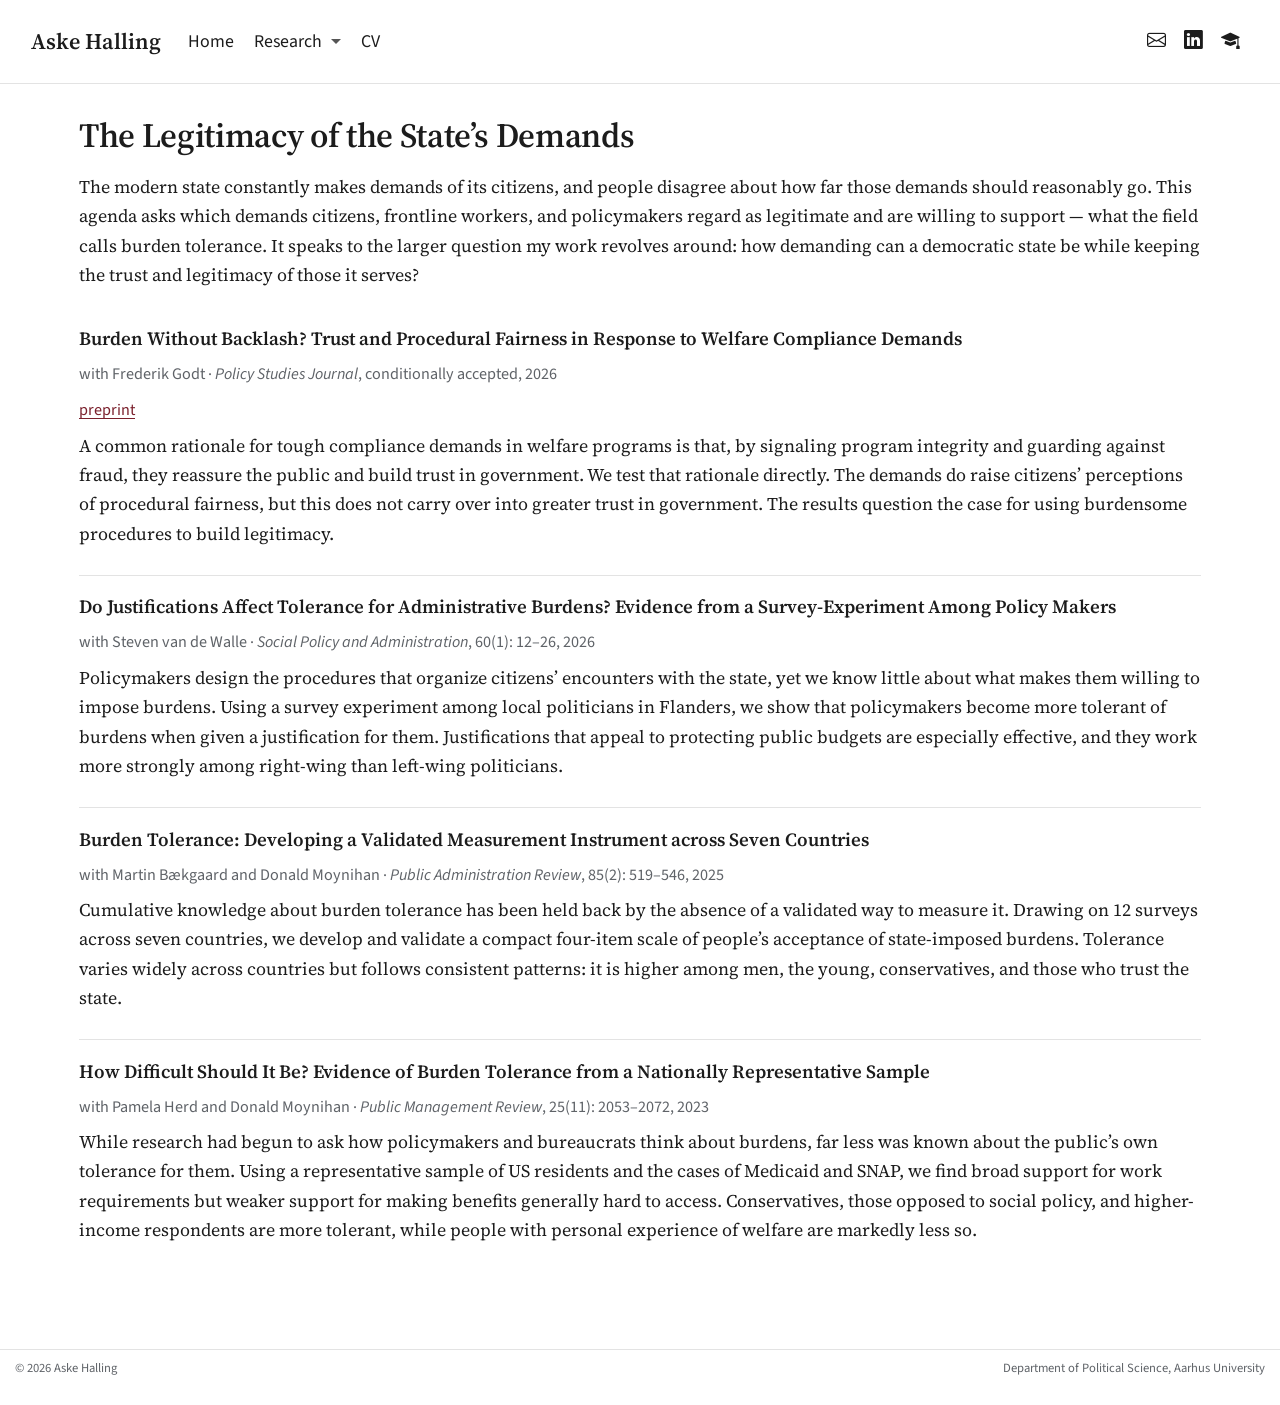
<file: research-legitimacy.html>
<!DOCTYPE html>
<html xmlns="http://www.w3.org/1999/xhtml" lang="en" xml:lang="en"><head>

<meta charset="utf-8">
<meta name="generator" content="quarto-1.9.37">

<meta name="viewport" content="width=device-width, initial-scale=1.0, user-scalable=yes">

<meta name="description" content="Research on burden tolerance — which demands citizens, frontline workers, and policymakers regard as legitimate.">

<title>Legitimacy of the State’s Demands · Aske Halling – Aske Halling</title>
<style>
/* Default styles provided by pandoc.
** See https://pandoc.org/MANUAL.html#variables-for-html for config info.
*/
code{white-space: pre-wrap;}
span.smallcaps{font-variant: small-caps;}
div.columns{display: flex; gap: min(4vw, 1.5em);}
div.column{flex: auto; overflow-x: auto;}
div.hanging-indent{margin-left: 1.5em; text-indent: -1.5em;}
ul.task-list{list-style: none;}
ul.task-list li input[type="checkbox"] {
  width: 0.8em;
  margin: 0 0.8em 0.2em -1em; /* quarto-specific, see https://github.com/quarto-dev/quarto-cli/issues/4556 */ 
  vertical-align: middle;
}
</style>


<script src="site_libs/quarto-nav/quarto-nav.js"></script>
<link href="./images/favicon.png" rel="icon" type="image/png">
<script src="site_libs/clipboard/clipboard.min.js"></script>
<script src="site_libs/quarto-html/quarto.js" type="module"></script>
<script src="site_libs/quarto-html/tabsets/tabsets.js" type="module"></script>
<script src="site_libs/quarto-html/popper.min.js"></script>
<script src="site_libs/quarto-html/tippy.umd.min.js"></script>
<script src="site_libs/quarto-html/anchor.min.js"></script>
<link href="site_libs/quarto-html/tippy.css" rel="stylesheet">
<link href="site_libs/quarto-html/quarto-syntax-highlighting-7f8f88aac4f3542376d5c11b86a4c14d.css" rel="stylesheet" id="quarto-text-highlighting-styles">
<script src="site_libs/bootstrap/bootstrap.min.js"></script>
<link href="site_libs/bootstrap/bootstrap-icons.css" rel="stylesheet">
<link href="site_libs/bootstrap/bootstrap-fe2885eac22289f8da10683c0b974b24.min.css" rel="stylesheet" append-hash="true" id="quarto-bootstrap" data-mode="light">
<script id="quarto-search-options" type="application/json">{
  "language": {
    "search-no-results-text": "No results",
    "search-matching-documents-text": "matching documents",
    "search-copy-link-title": "Copy link to search",
    "search-hide-matches-text": "Hide additional matches",
    "search-more-match-text": "more match in this document",
    "search-more-matches-text": "more matches in this document",
    "search-clear-button-title": "Clear",
    "search-text-placeholder": "",
    "search-detached-cancel-button-title": "Cancel",
    "search-submit-button-title": "Submit",
    "search-label": "Search"
  }
}</script>
<link rel="canonical" href="https://askehalling.com/research-legitimacy.html">


<link rel="stylesheet" href="styles.css">
<meta property="og:title" content="Legitimacy of the State’s Demands · Aske Halling">
<meta property="og:description" content="Assistant Professor of Political Science, Aarhus University">
<meta property="og:site_name" content="Aske Halling">
<meta name="twitter:title" content="Legitimacy of the State’s Demands · Aske Halling">
<meta name="twitter:description" content="Assistant Professor of Political Science, Aarhus University">
<meta name="twitter:card" content="summary">
</head>

<body class="nav-fixed quarto-light">

<div id="quarto-search-results"></div>
  <header id="quarto-header" class="headroom fixed-top">
    <nav class="navbar navbar-expand-lg " data-bs-theme="dark">
      <div class="navbar-container container-fluid">
      <div class="navbar-brand-container mx-auto">
    <a class="navbar-brand" href="./index.html">
    <span class="navbar-title">Aske Halling</span>
    </a>
  </div>
          <button class="navbar-toggler" type="button" data-bs-toggle="collapse" data-bs-target="#navbarCollapse" aria-controls="navbarCollapse" role="menu" aria-expanded="false" aria-label="Toggle navigation" onclick="if (window.quartoToggleHeadroom) { window.quartoToggleHeadroom(); }">
  <span class="navbar-toggler-icon"></span>
</button>
          <div class="collapse navbar-collapse" id="navbarCollapse">
            <ul class="navbar-nav navbar-nav-scroll me-auto">
  <li class="nav-item">
    <a class="nav-link" href="./index.html"> 
<span class="menu-text">Home</span></a>
  </li>  
  <li class="nav-item dropdown ">
    <a class="nav-link dropdown-toggle" href="#" id="nav-menu-research" role="link" data-bs-toggle="dropdown" aria-expanded="false">
 <span class="menu-text">Research</span>
    </a>
    <ul class="dropdown-menu" aria-labelledby="nav-menu-research">    
        <li>
    <a class="dropdown-item" href="./research-legitimacy.html">
 <span class="dropdown-text">Legitimacy of State Demands</span></a>
  </li>  
        <li>
    <a class="dropdown-item" href="./research-experiences.html">
 <span class="dropdown-text">Experiences of Administrative Burden</span></a>
  </li>  
        <li>
    <a class="dropdown-item" href="./research-discrimination.html">
 <span class="dropdown-text">Fairness &amp; Discrimination</span></a>
  </li>  
        <li>
    <a class="dropdown-item" href="./research-other.html">
 <span class="dropdown-text">Other Work</span></a>
  </li>  
    </ul>
  </li>
  <li class="nav-item">
    <a class="nav-link" href="./cv.html"> 
<span class="menu-text">CV</span></a>
  </li>  
</ul>
            <ul class="navbar-nav navbar-nav-scroll ms-auto">
  <li class="nav-item compact">
    <a class="nav-link" href="mailto:aske@ps.au.dk"> <i class="bi bi-envelope" role="img" aria-label="Email">
</i> 
<span class="menu-text"></span></a>
  </li>  
  <li class="nav-item compact">
    <a class="nav-link" href="https://www.linkedin.com/in/aske-halling-329195118/"> <i class="bi bi-linkedin" role="img" aria-label="LinkedIn">
</i> 
<span class="menu-text"></span></a>
  </li>  
  <li class="nav-item compact">
    <a class="nav-link" href="https://scholar.google.com/citations?user=AyPnunoAAAAJ&amp;hl=en"> <i class="bi bi-mortarboard-fill" role="img" aria-label="Google Scholar">
</i> 
<span class="menu-text"></span></a>
  </li>  
</ul>
          </div> <!-- /navcollapse -->
            <div class="quarto-navbar-tools">
</div>
      </div> <!-- /container-fluid -->
    </nav>
</header>
<!-- content -->
<div id="quarto-content" class="quarto-container page-columns page-rows-contents page-layout-full page-navbar">
<!-- sidebar -->
<!-- margin-sidebar -->
    
<!-- main -->
<main class="content column-page" id="quarto-document-content">

<header id="title-block-header" class="quarto-title-block default">
<div class="quarto-title">
<h1 class="title">The Legitimacy of the State’s Demands</h1>
</div>



<div class="quarto-title-meta column-page">

    
  
    
  </div>
  


</header>


<p>The modern state constantly makes demands of its citizens, and people disagree about how far those demands should reasonably go. This agenda asks which demands citizens, frontline workers, and policymakers regard as legitimate and are willing to support — what the field calls burden tolerance. It speaks to the larger question my work revolves around: how demanding can a democratic state be while keeping the trust and legitimacy of those it serves?</p>
<div class="card-list">
<div class="item">
<p><span class="title">Burden Without Backlash? Trust and Procedural Fairness in Response to Welfare Compliance Demands</span></p>
<p><span class="meta">with Frederik Godt · <em>Policy Studies Journal</em>, conditionally accepted, 2026</span></p>
<p><span class="meta"><a href="https://osf.io/preprints/socarxiv/ktb2v_v1">preprint</a></span></p>
<p><span class="description">A common rationale for tough compliance demands in welfare programs is that, by signaling program integrity and guarding against fraud, they reassure the public and build trust in government. We test that rationale directly. The demands do raise citizens’ perceptions of procedural fairness, but this does not carry over into greater trust in government. The results question the case for using burdensome procedures to build legitimacy.</span></p>
</div>
<div class="item">
<p><span class="title"><a href="https://doi.org/10.1111/spol.13137">Do Justifications Affect Tolerance for Administrative Burdens? Evidence from a Survey-Experiment Among Policy Makers</a></span></p>
<p><span class="meta">with Steven van de Walle · <em>Social Policy and Administration</em>, 60(1): 12–26, 2026</span></p>
<p><span class="description">Policymakers design the procedures that organize citizens’ encounters with the state, yet we know little about what makes them willing to impose burdens. Using a survey experiment among local politicians in Flanders, we show that policymakers become more tolerant of burdens when given a justification for them. Justifications that appeal to protecting public budgets are especially effective, and they work more strongly among right-wing than left-wing politicians.</span></p>
</div>
<div class="item">
<p><span class="title"><a href="https://doi.org/10.1111/puar.13835">Burden Tolerance: Developing a Validated Measurement Instrument across Seven Countries</a></span></p>
<p><span class="meta">with Martin Bækgaard and Donald Moynihan · <em>Public Administration Review</em>, 85(2): 519–546, 2025</span></p>
<p><span class="description">Cumulative knowledge about burden tolerance has been held back by the absence of a validated way to measure it. Drawing on 12 surveys across seven countries, we develop and validate a compact four-item scale of people’s acceptance of state-imposed burdens. Tolerance varies widely across countries but follows consistent patterns: it is higher among men, the young, conservatives, and those who trust the state.</span></p>
</div>
<div class="item">
<p><span class="title"><a href="https://doi.org/10.1080/14719037.2022.2056910">How Difficult Should It Be? Evidence of Burden Tolerance from a Nationally Representative Sample</a></span></p>
<p><span class="meta">with Pamela Herd and Donald Moynihan · <em>Public Management Review</em>, 25(11): 2053–2072, 2023</span></p>
<p><span class="description">While research had begun to ask how policymakers and bureaucrats think about burdens, far less was known about the public’s own tolerance for them. Using a representative sample of US residents and the cases of Medicaid and SNAP, we find broad support for work requirements but weaker support for making benefits generally hard to access. Conservatives, those opposed to social policy, and higher-income respondents are more tolerant, while people with personal experience of welfare are markedly less so.</span></p>
</div>
</div>



</main> <!-- /main -->
<script id="quarto-html-after-body" type="application/javascript">
  window.document.addEventListener("DOMContentLoaded", function (event) {
    const icon = "";
    const anchorJS = new window.AnchorJS();
    anchorJS.options = {
      placement: 'right',
      icon: icon
    };
    anchorJS.add('.anchored');
    const isCodeAnnotation = (el) => {
      for (const clz of el.classList) {
        if (clz.startsWith('code-annotation-')) {                     
          return true;
        }
      }
      return false;
    }
    const onCopySuccess = function(e) {
      // button target
      const button = e.trigger;
      // don't keep focus
      button.blur();
      // flash "checked"
      button.classList.add('code-copy-button-checked');
      var currentTitle = button.getAttribute("title");
      button.setAttribute("title", "Copied!");
      let tooltip;
      if (window.bootstrap) {
        button.setAttribute("data-bs-toggle", "tooltip");
        button.setAttribute("data-bs-placement", "left");
        button.setAttribute("data-bs-title", "Copied!");
        tooltip = new bootstrap.Tooltip(button, 
          { trigger: "manual", 
            customClass: "code-copy-button-tooltip",
            offset: [0, -8]});
        tooltip.show();    
      }
      setTimeout(function() {
        if (tooltip) {
          tooltip.hide();
          button.removeAttribute("data-bs-title");
          button.removeAttribute("data-bs-toggle");
          button.removeAttribute("data-bs-placement");
        }
        button.setAttribute("title", currentTitle);
        button.classList.remove('code-copy-button-checked');
      }, 1000);
      // clear code selection
      e.clearSelection();
    }
    const getTextToCopy = function(trigger) {
      const outerScaffold = trigger.parentElement.cloneNode(true);
      const codeEl = outerScaffold.querySelector('code');
      for (const childEl of codeEl.children) {
        if (isCodeAnnotation(childEl)) {
          childEl.remove();
        }
      }
      return codeEl.innerText;
    }
    const clipboard = new window.ClipboardJS('.code-copy-button:not([data-in-quarto-modal])', {
      text: getTextToCopy
    });
    clipboard.on('success', onCopySuccess);
    if (window.document.getElementById('quarto-embedded-source-code-modal')) {
      const clipboardModal = new window.ClipboardJS('.code-copy-button[data-in-quarto-modal]', {
        text: getTextToCopy,
        container: window.document.getElementById('quarto-embedded-source-code-modal')
      });
      clipboardModal.on('success', onCopySuccess);
    }
      var localhostRegex = new RegExp(/^(?:http|https):\/\/localhost\:?[0-9]*\//);
      var mailtoRegex = new RegExp(/^mailto:/);
        var filterRegex = new RegExp("https:\/\/askehalling\.com");
      var isInternal = (href) => {
          return filterRegex.test(href) || localhostRegex.test(href) || mailtoRegex.test(href);
      }
      // Inspect non-navigation links and adorn them if external
     var links = window.document.querySelectorAll('a[href]:not(.nav-link):not(.navbar-brand):not(.toc-action):not(.sidebar-link):not(.sidebar-item-toggle):not(.pagination-link):not(.no-external):not([aria-hidden]):not(.dropdown-item):not(.quarto-navigation-tool):not(.about-link)');
      for (var i=0; i<links.length; i++) {
        const link = links[i];
        if (!isInternal(link.href)) {
          // undo the damage that might have been done by quarto-nav.js in the case of
          // links that we want to consider external
          if (link.dataset.originalHref !== undefined) {
            link.href = link.dataset.originalHref;
          }
        }
      }
    function tippyHover(el, contentFn, onTriggerFn, onUntriggerFn) {
      const config = {
        allowHTML: true,
        maxWidth: 500,
        delay: 100,
        arrow: false,
        appendTo: function(el) {
            return el.parentElement;
        },
        interactive: true,
        interactiveBorder: 10,
        theme: 'quarto',
        placement: 'bottom-start',
      };
      if (contentFn) {
        config.content = contentFn;
      }
      if (onTriggerFn) {
        config.onTrigger = onTriggerFn;
      }
      if (onUntriggerFn) {
        config.onUntrigger = onUntriggerFn;
      }
      window.tippy(el, config); 
    }
    const noterefs = window.document.querySelectorAll('a[role="doc-noteref"]');
    for (var i=0; i<noterefs.length; i++) {
      const ref = noterefs[i];
      tippyHover(ref, function() {
        // use id or data attribute instead here
        let href = ref.getAttribute('data-footnote-href') || ref.getAttribute('href');
        try { href = new URL(href).hash; } catch {}
        const id = href.replace(/^#\/?/, "");
        const note = window.document.getElementById(id);
        if (note) {
          return note.innerHTML;
        } else {
          return "";
        }
      });
    }
    const xrefs = window.document.querySelectorAll('a.quarto-xref');
    const processXRef = (id, note) => {
      // Strip column container classes
      const stripColumnClz = (el) => {
        el.classList.remove("page-full", "page-columns");
        if (el.children) {
          for (const child of el.children) {
            stripColumnClz(child);
          }
        }
      }
      stripColumnClz(note)
      if (id === null || id.startsWith('sec-')) {
        // Special case sections, only their first couple elements
        const container = document.createElement("div");
        if (note.children && note.children.length > 2) {
          container.appendChild(note.children[0].cloneNode(true));
          for (let i = 1; i < note.children.length; i++) {
            const child = note.children[i];
            if (child.tagName === "P" && child.innerText === "") {
              continue;
            } else {
              container.appendChild(child.cloneNode(true));
              break;
            }
          }
          if (window.Quarto?.typesetMath) {
            window.Quarto.typesetMath(container);
          }
          return container.innerHTML
        } else {
          if (window.Quarto?.typesetMath) {
            window.Quarto.typesetMath(note);
          }
          return note.innerHTML;
        }
      } else {
        // Remove any anchor links if they are present
        const anchorLink = note.querySelector('a.anchorjs-link');
        if (anchorLink) {
          anchorLink.remove();
        }
        if (window.Quarto?.typesetMath) {
          window.Quarto.typesetMath(note);
        }
        if (note.classList.contains("callout")) {
          return note.outerHTML;
        } else {
          return note.innerHTML;
        }
      }
    }
    for (var i=0; i<xrefs.length; i++) {
      const xref = xrefs[i];
      tippyHover(xref, undefined, function(instance) {
        instance.disable();
        let url = xref.getAttribute('href');
        let hash = undefined; 
        if (url.startsWith('#')) {
          hash = url;
        } else {
          try { hash = new URL(url).hash; } catch {}
        }
        if (hash) {
          const id = hash.replace(/^#\/?/, "");
          const note = window.document.getElementById(id);
          if (note !== null) {
            try {
              const html = processXRef(id, note.cloneNode(true));
              instance.setContent(html);
            } finally {
              instance.enable();
              instance.show();
            }
          } else {
            // See if we can fetch this
            fetch(url.split('#')[0])
            .then(res => res.text())
            .then(html => {
              const parser = new DOMParser();
              const htmlDoc = parser.parseFromString(html, "text/html");
              const note = htmlDoc.getElementById(id);
              if (note !== null) {
                const html = processXRef(id, note);
                instance.setContent(html);
              } 
            }).finally(() => {
              instance.enable();
              instance.show();
            });
          }
        } else {
          // See if we can fetch a full url (with no hash to target)
          // This is a special case and we should probably do some content thinning / targeting
          fetch(url)
          .then(res => res.text())
          .then(html => {
            const parser = new DOMParser();
            const htmlDoc = parser.parseFromString(html, "text/html");
            const note = htmlDoc.querySelector('main.content');
            if (note !== null) {
              // This should only happen for chapter cross references
              // (since there is no id in the URL)
              // remove the first header
              if (note.children.length > 0 && note.children[0].tagName === "HEADER") {
                note.children[0].remove();
              }
              const html = processXRef(null, note);
              instance.setContent(html);
            } 
          }).finally(() => {
            instance.enable();
            instance.show();
          });
        }
      }, function(instance) {
      });
    }
        let selectedAnnoteEl;
        const selectorForAnnotation = ( cell, annotation) => {
          let cellAttr = 'data-code-cell="' + cell + '"';
          let lineAttr = 'data-code-annotation="' +  annotation + '"';
          const selector = 'span[' + cellAttr + '][' + lineAttr + ']';
          return selector;
        }
        const selectCodeLines = (annoteEl) => {
          const doc = window.document;
          const targetCell = annoteEl.getAttribute("data-target-cell");
          const targetAnnotation = annoteEl.getAttribute("data-target-annotation");
          const annoteSpan = window.document.querySelector(selectorForAnnotation(targetCell, targetAnnotation));
          const lines = annoteSpan.getAttribute("data-code-lines").split(",");
          const lineIds = lines.map((line) => {
            return targetCell + "-" + line;
          })
          let top = null;
          let height = null;
          let parent = null;
          if (lineIds.length > 0) {
              //compute the position of the single el (top and bottom and make a div)
              const el = window.document.getElementById(lineIds[0]);
              top = el.offsetTop;
              height = el.offsetHeight;
              parent = el.parentElement.parentElement;
            if (lineIds.length > 1) {
              const lastEl = window.document.getElementById(lineIds[lineIds.length - 1]);
              const bottom = lastEl.offsetTop + lastEl.offsetHeight;
              height = bottom - top;
            }
            if (top !== null && height !== null && parent !== null) {
              // cook up a div (if necessary) and position it 
              let div = window.document.getElementById("code-annotation-line-highlight");
              if (div === null) {
                div = window.document.createElement("div");
                div.setAttribute("id", "code-annotation-line-highlight");
                div.style.position = 'absolute';
                parent.appendChild(div);
              }
              div.style.top = top - 2 + "px";
              div.style.height = height + 4 + "px";
              div.style.left = 0;
              let gutterDiv = window.document.getElementById("code-annotation-line-highlight-gutter");
              if (gutterDiv === null) {
                gutterDiv = window.document.createElement("div");
                gutterDiv.setAttribute("id", "code-annotation-line-highlight-gutter");
                gutterDiv.style.position = 'absolute';
                const codeCell = window.document.getElementById(targetCell);
                const gutter = codeCell.querySelector('.code-annotation-gutter');
                gutter.appendChild(gutterDiv);
              }
              gutterDiv.style.top = top - 2 + "px";
              gutterDiv.style.height = height + 4 + "px";
            }
            selectedAnnoteEl = annoteEl;
          }
        };
        const unselectCodeLines = () => {
          const elementsIds = ["code-annotation-line-highlight", "code-annotation-line-highlight-gutter"];
          elementsIds.forEach((elId) => {
            const div = window.document.getElementById(elId);
            if (div) {
              div.remove();
            }
          });
          selectedAnnoteEl = undefined;
        };
          // Handle positioning of the toggle
      window.addEventListener(
        "resize",
        throttle(() => {
          elRect = undefined;
          if (selectedAnnoteEl) {
            selectCodeLines(selectedAnnoteEl);
          }
        }, 10)
      );
      function throttle(fn, ms) {
      let throttle = false;
      let timer;
        return (...args) => {
          if(!throttle) { // first call gets through
              fn.apply(this, args);
              throttle = true;
          } else { // all the others get throttled
              if(timer) clearTimeout(timer); // cancel #2
              timer = setTimeout(() => {
                fn.apply(this, args);
                timer = throttle = false;
              }, ms);
          }
        };
      }
        // Attach click handler to the DT
        const annoteDls = window.document.querySelectorAll('dt[data-target-cell]');
        for (const annoteDlNode of annoteDls) {
          annoteDlNode.addEventListener('click', (event) => {
            const clickedEl = event.target;
            if (clickedEl !== selectedAnnoteEl) {
              unselectCodeLines();
              const activeEl = window.document.querySelector('dt[data-target-cell].code-annotation-active');
              if (activeEl) {
                activeEl.classList.remove('code-annotation-active');
              }
              selectCodeLines(clickedEl);
              clickedEl.classList.add('code-annotation-active');
            } else {
              // Unselect the line
              unselectCodeLines();
              clickedEl.classList.remove('code-annotation-active');
            }
          });
        }
    const findCites = (el) => {
      const parentEl = el.parentElement;
      if (parentEl) {
        const cites = parentEl.dataset.cites;
        if (cites) {
          return {
            el,
            cites: cites.split(' ')
          };
        } else {
          return findCites(el.parentElement)
        }
      } else {
        return undefined;
      }
    };
    var bibliorefs = window.document.querySelectorAll('a[role="doc-biblioref"]');
    for (var i=0; i<bibliorefs.length; i++) {
      const ref = bibliorefs[i];
      const citeInfo = findCites(ref);
      if (citeInfo) {
        tippyHover(citeInfo.el, function() {
          var popup = window.document.createElement('div');
          citeInfo.cites.forEach(function(cite) {
            var citeDiv = window.document.createElement('div');
            citeDiv.classList.add('hanging-indent');
            citeDiv.classList.add('csl-entry');
            var biblioDiv = window.document.getElementById('ref-' + cite);
            if (biblioDiv) {
              citeDiv.innerHTML = biblioDiv.innerHTML;
            }
            popup.appendChild(citeDiv);
          });
          return popup.innerHTML;
        });
      }
    }
  });
  </script>
</div> <!-- /content -->
<footer class="footer">
  <div class="nav-footer">
    <div class="nav-footer-left">
<p>© 2026 Aske Halling</p>
</div>   
    <div class="nav-footer-center">
      &nbsp;
    </div>
    <div class="nav-footer-right">
<p>Department of Political Science, Aarhus University</p>
</div>
  </div>
</footer>




</body></html>
</file>
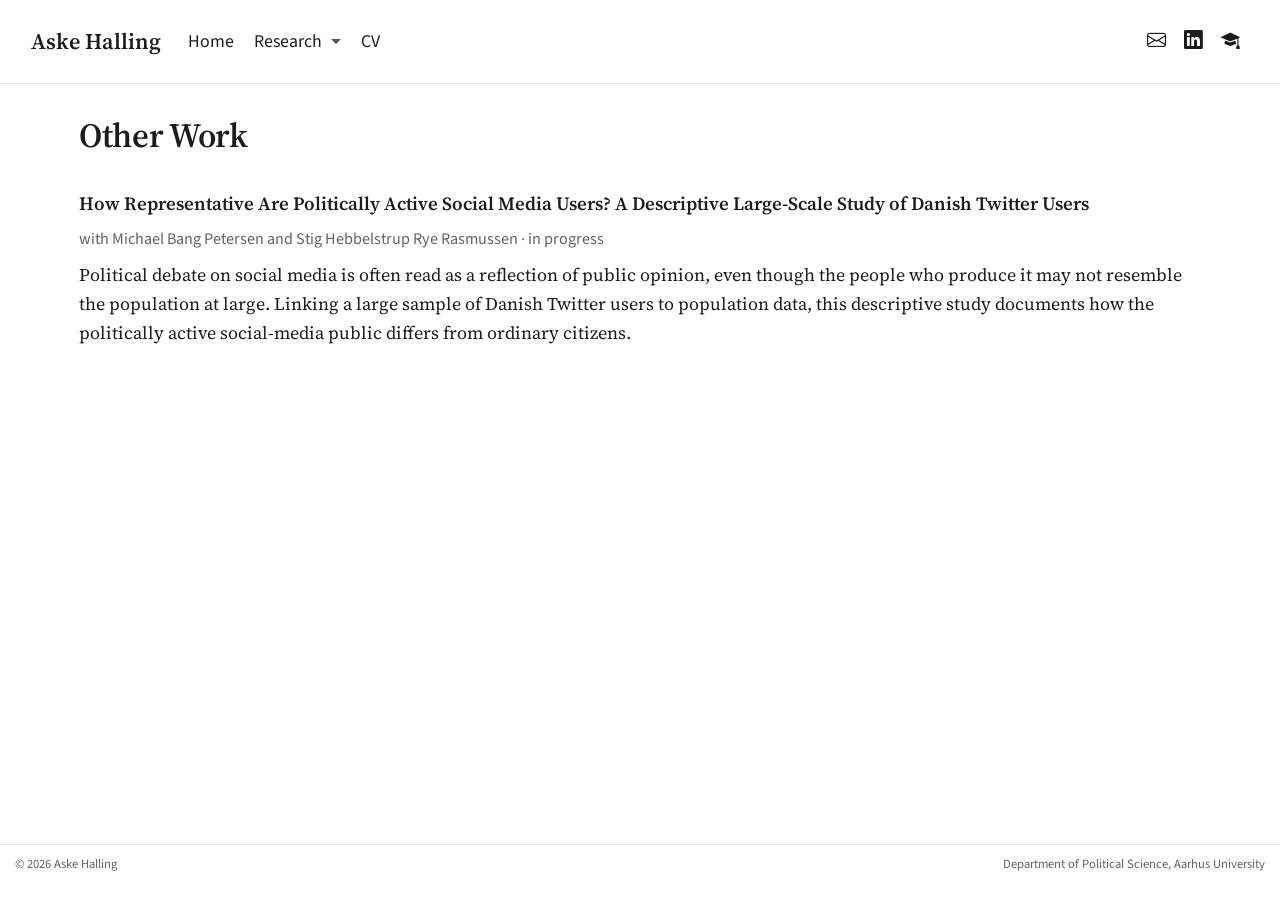
<file: research-other.html>
<!DOCTYPE html>
<html xmlns="http://www.w3.org/1999/xhtml" lang="en" xml:lang="en"><head>

<meta charset="utf-8">
<meta name="generator" content="quarto-1.9.37">

<meta name="viewport" content="width=device-width, initial-scale=1.0, user-scalable=yes">

<meta name="description" content="Other ongoing research on Danish democracy and political behavior.">

<title>Other Work · Aske Halling – Aske Halling</title>
<style>
/* Default styles provided by pandoc.
** See https://pandoc.org/MANUAL.html#variables-for-html for config info.
*/
code{white-space: pre-wrap;}
span.smallcaps{font-variant: small-caps;}
div.columns{display: flex; gap: min(4vw, 1.5em);}
div.column{flex: auto; overflow-x: auto;}
div.hanging-indent{margin-left: 1.5em; text-indent: -1.5em;}
ul.task-list{list-style: none;}
ul.task-list li input[type="checkbox"] {
  width: 0.8em;
  margin: 0 0.8em 0.2em -1em; /* quarto-specific, see https://github.com/quarto-dev/quarto-cli/issues/4556 */ 
  vertical-align: middle;
}
</style>


<script src="site_libs/quarto-nav/quarto-nav.js"></script>
<link href="./images/favicon.png" rel="icon" type="image/png">
<script src="site_libs/clipboard/clipboard.min.js"></script>
<script src="site_libs/quarto-html/quarto.js" type="module"></script>
<script src="site_libs/quarto-html/tabsets/tabsets.js" type="module"></script>
<script src="site_libs/quarto-html/popper.min.js"></script>
<script src="site_libs/quarto-html/tippy.umd.min.js"></script>
<script src="site_libs/quarto-html/anchor.min.js"></script>
<link href="site_libs/quarto-html/tippy.css" rel="stylesheet">
<link href="site_libs/quarto-html/quarto-syntax-highlighting-7f8f88aac4f3542376d5c11b86a4c14d.css" rel="stylesheet" id="quarto-text-highlighting-styles">
<script src="site_libs/bootstrap/bootstrap.min.js"></script>
<link href="site_libs/bootstrap/bootstrap-icons.css" rel="stylesheet">
<link href="site_libs/bootstrap/bootstrap-fe2885eac22289f8da10683c0b974b24.min.css" rel="stylesheet" append-hash="true" id="quarto-bootstrap" data-mode="light">
<script id="quarto-search-options" type="application/json">{
  "language": {
    "search-no-results-text": "No results",
    "search-matching-documents-text": "matching documents",
    "search-copy-link-title": "Copy link to search",
    "search-hide-matches-text": "Hide additional matches",
    "search-more-match-text": "more match in this document",
    "search-more-matches-text": "more matches in this document",
    "search-clear-button-title": "Clear",
    "search-text-placeholder": "",
    "search-detached-cancel-button-title": "Cancel",
    "search-submit-button-title": "Submit",
    "search-label": "Search"
  }
}</script>
<link rel="canonical" href="https://askehalling.com/research-other.html">


<link rel="stylesheet" href="styles.css">
<meta property="og:title" content="Other Work · Aske Halling">
<meta property="og:site_name" content="Aske Halling">
<meta name="twitter:title" content="Other Work · Aske Halling">
<meta name="twitter:card" content="summary">
</head>

<body class="nav-fixed quarto-light">

<div id="quarto-search-results"></div>
  <header id="quarto-header" class="headroom fixed-top">
    <nav class="navbar navbar-expand-lg " data-bs-theme="dark">
      <div class="navbar-container container-fluid">
      <div class="navbar-brand-container mx-auto">
    <a class="navbar-brand" href="./index.html">
    <span class="navbar-title">Aske Halling</span>
    </a>
  </div>
          <button class="navbar-toggler" type="button" data-bs-toggle="collapse" data-bs-target="#navbarCollapse" aria-controls="navbarCollapse" role="menu" aria-expanded="false" aria-label="Toggle navigation" onclick="if (window.quartoToggleHeadroom) { window.quartoToggleHeadroom(); }">
  <span class="navbar-toggler-icon"></span>
</button>
          <div class="collapse navbar-collapse" id="navbarCollapse">
            <ul class="navbar-nav navbar-nav-scroll me-auto">
  <li class="nav-item">
    <a class="nav-link" href="./index.html"> 
<span class="menu-text">Home</span></a>
  </li>  
  <li class="nav-item dropdown ">
    <a class="nav-link dropdown-toggle" href="#" id="nav-menu-research" role="link" data-bs-toggle="dropdown" aria-expanded="false">
 <span class="menu-text">Research</span>
    </a>
    <ul class="dropdown-menu" aria-labelledby="nav-menu-research">    
        <li>
    <a class="dropdown-item" href="./research-legitimacy.html">
 <span class="dropdown-text">Legitimacy of State Demands</span></a>
  </li>  
        <li>
    <a class="dropdown-item" href="./research-experiences.html">
 <span class="dropdown-text">Experiences of Administrative Burden</span></a>
  </li>  
        <li>
    <a class="dropdown-item" href="./research-discrimination.html">
 <span class="dropdown-text">Fairness &amp; Discrimination</span></a>
  </li>  
        <li>
    <a class="dropdown-item" href="./research-other.html">
 <span class="dropdown-text">Other Work</span></a>
  </li>  
    </ul>
  </li>
  <li class="nav-item">
    <a class="nav-link" href="./cv.html"> 
<span class="menu-text">CV</span></a>
  </li>  
</ul>
            <ul class="navbar-nav navbar-nav-scroll ms-auto">
  <li class="nav-item compact">
    <a class="nav-link" href="mailto:aske@ps.au.dk"> <i class="bi bi-envelope" role="img" aria-label="Email">
</i> 
<span class="menu-text"></span></a>
  </li>  
  <li class="nav-item compact">
    <a class="nav-link" href="https://www.linkedin.com/in/aske-halling-329195118/"> <i class="bi bi-linkedin" role="img" aria-label="LinkedIn">
</i> 
<span class="menu-text"></span></a>
  </li>  
  <li class="nav-item compact">
    <a class="nav-link" href="https://scholar.google.com/citations?user=AyPnunoAAAAJ&amp;hl=en"> <i class="bi bi-mortarboard-fill" role="img" aria-label="Google Scholar">
</i> 
<span class="menu-text"></span></a>
  </li>  
</ul>
          </div> <!-- /navcollapse -->
            <div class="quarto-navbar-tools">
</div>
      </div> <!-- /container-fluid -->
    </nav>
</header>
<!-- content -->
<div id="quarto-content" class="quarto-container page-columns page-rows-contents page-layout-full page-navbar">
<!-- sidebar -->
<!-- margin-sidebar -->
    
<!-- main -->
<main class="content column-page" id="quarto-document-content">

<header id="title-block-header" class="quarto-title-block default">
<div class="quarto-title">
<h1 class="title">Other Work</h1>
</div>



<div class="quarto-title-meta column-page">

    
  
    
  </div>
  


</header>


<div class="card-list">
<div class="item">
<p><span class="title">How Representative Are Politically Active Social Media Users? A Descriptive Large-Scale Study of Danish Twitter Users</span></p>
<p><span class="meta">with Michael Bang Petersen and Stig Hebbelstrup Rye Rasmussen · in progress</span></p>
<p><span class="description">Political debate on social media is often read as a reflection of public opinion, even though the people who produce it may not resemble the population at large. Linking a large sample of Danish Twitter users to population data, this descriptive study documents how the politically active social-media public differs from ordinary citizens.</span></p>
</div>
</div>



</main> <!-- /main -->
<script id="quarto-html-after-body" type="application/javascript">
  window.document.addEventListener("DOMContentLoaded", function (event) {
    const icon = "";
    const anchorJS = new window.AnchorJS();
    anchorJS.options = {
      placement: 'right',
      icon: icon
    };
    anchorJS.add('.anchored');
    const isCodeAnnotation = (el) => {
      for (const clz of el.classList) {
        if (clz.startsWith('code-annotation-')) {                     
          return true;
        }
      }
      return false;
    }
    const onCopySuccess = function(e) {
      // button target
      const button = e.trigger;
      // don't keep focus
      button.blur();
      // flash "checked"
      button.classList.add('code-copy-button-checked');
      var currentTitle = button.getAttribute("title");
      button.setAttribute("title", "Copied!");
      let tooltip;
      if (window.bootstrap) {
        button.setAttribute("data-bs-toggle", "tooltip");
        button.setAttribute("data-bs-placement", "left");
        button.setAttribute("data-bs-title", "Copied!");
        tooltip = new bootstrap.Tooltip(button, 
          { trigger: "manual", 
            customClass: "code-copy-button-tooltip",
            offset: [0, -8]});
        tooltip.show();    
      }
      setTimeout(function() {
        if (tooltip) {
          tooltip.hide();
          button.removeAttribute("data-bs-title");
          button.removeAttribute("data-bs-toggle");
          button.removeAttribute("data-bs-placement");
        }
        button.setAttribute("title", currentTitle);
        button.classList.remove('code-copy-button-checked');
      }, 1000);
      // clear code selection
      e.clearSelection();
    }
    const getTextToCopy = function(trigger) {
      const outerScaffold = trigger.parentElement.cloneNode(true);
      const codeEl = outerScaffold.querySelector('code');
      for (const childEl of codeEl.children) {
        if (isCodeAnnotation(childEl)) {
          childEl.remove();
        }
      }
      return codeEl.innerText;
    }
    const clipboard = new window.ClipboardJS('.code-copy-button:not([data-in-quarto-modal])', {
      text: getTextToCopy
    });
    clipboard.on('success', onCopySuccess);
    if (window.document.getElementById('quarto-embedded-source-code-modal')) {
      const clipboardModal = new window.ClipboardJS('.code-copy-button[data-in-quarto-modal]', {
        text: getTextToCopy,
        container: window.document.getElementById('quarto-embedded-source-code-modal')
      });
      clipboardModal.on('success', onCopySuccess);
    }
      var localhostRegex = new RegExp(/^(?:http|https):\/\/localhost\:?[0-9]*\//);
      var mailtoRegex = new RegExp(/^mailto:/);
        var filterRegex = new RegExp("https:\/\/askehalling\.com");
      var isInternal = (href) => {
          return filterRegex.test(href) || localhostRegex.test(href) || mailtoRegex.test(href);
      }
      // Inspect non-navigation links and adorn them if external
     var links = window.document.querySelectorAll('a[href]:not(.nav-link):not(.navbar-brand):not(.toc-action):not(.sidebar-link):not(.sidebar-item-toggle):not(.pagination-link):not(.no-external):not([aria-hidden]):not(.dropdown-item):not(.quarto-navigation-tool):not(.about-link)');
      for (var i=0; i<links.length; i++) {
        const link = links[i];
        if (!isInternal(link.href)) {
          // undo the damage that might have been done by quarto-nav.js in the case of
          // links that we want to consider external
          if (link.dataset.originalHref !== undefined) {
            link.href = link.dataset.originalHref;
          }
        }
      }
    function tippyHover(el, contentFn, onTriggerFn, onUntriggerFn) {
      const config = {
        allowHTML: true,
        maxWidth: 500,
        delay: 100,
        arrow: false,
        appendTo: function(el) {
            return el.parentElement;
        },
        interactive: true,
        interactiveBorder: 10,
        theme: 'quarto',
        placement: 'bottom-start',
      };
      if (contentFn) {
        config.content = contentFn;
      }
      if (onTriggerFn) {
        config.onTrigger = onTriggerFn;
      }
      if (onUntriggerFn) {
        config.onUntrigger = onUntriggerFn;
      }
      window.tippy(el, config); 
    }
    const noterefs = window.document.querySelectorAll('a[role="doc-noteref"]');
    for (var i=0; i<noterefs.length; i++) {
      const ref = noterefs[i];
      tippyHover(ref, function() {
        // use id or data attribute instead here
        let href = ref.getAttribute('data-footnote-href') || ref.getAttribute('href');
        try { href = new URL(href).hash; } catch {}
        const id = href.replace(/^#\/?/, "");
        const note = window.document.getElementById(id);
        if (note) {
          return note.innerHTML;
        } else {
          return "";
        }
      });
    }
    const xrefs = window.document.querySelectorAll('a.quarto-xref');
    const processXRef = (id, note) => {
      // Strip column container classes
      const stripColumnClz = (el) => {
        el.classList.remove("page-full", "page-columns");
        if (el.children) {
          for (const child of el.children) {
            stripColumnClz(child);
          }
        }
      }
      stripColumnClz(note)
      if (id === null || id.startsWith('sec-')) {
        // Special case sections, only their first couple elements
        const container = document.createElement("div");
        if (note.children && note.children.length > 2) {
          container.appendChild(note.children[0].cloneNode(true));
          for (let i = 1; i < note.children.length; i++) {
            const child = note.children[i];
            if (child.tagName === "P" && child.innerText === "") {
              continue;
            } else {
              container.appendChild(child.cloneNode(true));
              break;
            }
          }
          if (window.Quarto?.typesetMath) {
            window.Quarto.typesetMath(container);
          }
          return container.innerHTML
        } else {
          if (window.Quarto?.typesetMath) {
            window.Quarto.typesetMath(note);
          }
          return note.innerHTML;
        }
      } else {
        // Remove any anchor links if they are present
        const anchorLink = note.querySelector('a.anchorjs-link');
        if (anchorLink) {
          anchorLink.remove();
        }
        if (window.Quarto?.typesetMath) {
          window.Quarto.typesetMath(note);
        }
        if (note.classList.contains("callout")) {
          return note.outerHTML;
        } else {
          return note.innerHTML;
        }
      }
    }
    for (var i=0; i<xrefs.length; i++) {
      const xref = xrefs[i];
      tippyHover(xref, undefined, function(instance) {
        instance.disable();
        let url = xref.getAttribute('href');
        let hash = undefined; 
        if (url.startsWith('#')) {
          hash = url;
        } else {
          try { hash = new URL(url).hash; } catch {}
        }
        if (hash) {
          const id = hash.replace(/^#\/?/, "");
          const note = window.document.getElementById(id);
          if (note !== null) {
            try {
              const html = processXRef(id, note.cloneNode(true));
              instance.setContent(html);
            } finally {
              instance.enable();
              instance.show();
            }
          } else {
            // See if we can fetch this
            fetch(url.split('#')[0])
            .then(res => res.text())
            .then(html => {
              const parser = new DOMParser();
              const htmlDoc = parser.parseFromString(html, "text/html");
              const note = htmlDoc.getElementById(id);
              if (note !== null) {
                const html = processXRef(id, note);
                instance.setContent(html);
              } 
            }).finally(() => {
              instance.enable();
              instance.show();
            });
          }
        } else {
          // See if we can fetch a full url (with no hash to target)
          // This is a special case and we should probably do some content thinning / targeting
          fetch(url)
          .then(res => res.text())
          .then(html => {
            const parser = new DOMParser();
            const htmlDoc = parser.parseFromString(html, "text/html");
            const note = htmlDoc.querySelector('main.content');
            if (note !== null) {
              // This should only happen for chapter cross references
              // (since there is no id in the URL)
              // remove the first header
              if (note.children.length > 0 && note.children[0].tagName === "HEADER") {
                note.children[0].remove();
              }
              const html = processXRef(null, note);
              instance.setContent(html);
            } 
          }).finally(() => {
            instance.enable();
            instance.show();
          });
        }
      }, function(instance) {
      });
    }
        let selectedAnnoteEl;
        const selectorForAnnotation = ( cell, annotation) => {
          let cellAttr = 'data-code-cell="' + cell + '"';
          let lineAttr = 'data-code-annotation="' +  annotation + '"';
          const selector = 'span[' + cellAttr + '][' + lineAttr + ']';
          return selector;
        }
        const selectCodeLines = (annoteEl) => {
          const doc = window.document;
          const targetCell = annoteEl.getAttribute("data-target-cell");
          const targetAnnotation = annoteEl.getAttribute("data-target-annotation");
          const annoteSpan = window.document.querySelector(selectorForAnnotation(targetCell, targetAnnotation));
          const lines = annoteSpan.getAttribute("data-code-lines").split(",");
          const lineIds = lines.map((line) => {
            return targetCell + "-" + line;
          })
          let top = null;
          let height = null;
          let parent = null;
          if (lineIds.length > 0) {
              //compute the position of the single el (top and bottom and make a div)
              const el = window.document.getElementById(lineIds[0]);
              top = el.offsetTop;
              height = el.offsetHeight;
              parent = el.parentElement.parentElement;
            if (lineIds.length > 1) {
              const lastEl = window.document.getElementById(lineIds[lineIds.length - 1]);
              const bottom = lastEl.offsetTop + lastEl.offsetHeight;
              height = bottom - top;
            }
            if (top !== null && height !== null && parent !== null) {
              // cook up a div (if necessary) and position it 
              let div = window.document.getElementById("code-annotation-line-highlight");
              if (div === null) {
                div = window.document.createElement("div");
                div.setAttribute("id", "code-annotation-line-highlight");
                div.style.position = 'absolute';
                parent.appendChild(div);
              }
              div.style.top = top - 2 + "px";
              div.style.height = height + 4 + "px";
              div.style.left = 0;
              let gutterDiv = window.document.getElementById("code-annotation-line-highlight-gutter");
              if (gutterDiv === null) {
                gutterDiv = window.document.createElement("div");
                gutterDiv.setAttribute("id", "code-annotation-line-highlight-gutter");
                gutterDiv.style.position = 'absolute';
                const codeCell = window.document.getElementById(targetCell);
                const gutter = codeCell.querySelector('.code-annotation-gutter');
                gutter.appendChild(gutterDiv);
              }
              gutterDiv.style.top = top - 2 + "px";
              gutterDiv.style.height = height + 4 + "px";
            }
            selectedAnnoteEl = annoteEl;
          }
        };
        const unselectCodeLines = () => {
          const elementsIds = ["code-annotation-line-highlight", "code-annotation-line-highlight-gutter"];
          elementsIds.forEach((elId) => {
            const div = window.document.getElementById(elId);
            if (div) {
              div.remove();
            }
          });
          selectedAnnoteEl = undefined;
        };
          // Handle positioning of the toggle
      window.addEventListener(
        "resize",
        throttle(() => {
          elRect = undefined;
          if (selectedAnnoteEl) {
            selectCodeLines(selectedAnnoteEl);
          }
        }, 10)
      );
      function throttle(fn, ms) {
      let throttle = false;
      let timer;
        return (...args) => {
          if(!throttle) { // first call gets through
              fn.apply(this, args);
              throttle = true;
          } else { // all the others get throttled
              if(timer) clearTimeout(timer); // cancel #2
              timer = setTimeout(() => {
                fn.apply(this, args);
                timer = throttle = false;
              }, ms);
          }
        };
      }
        // Attach click handler to the DT
        const annoteDls = window.document.querySelectorAll('dt[data-target-cell]');
        for (const annoteDlNode of annoteDls) {
          annoteDlNode.addEventListener('click', (event) => {
            const clickedEl = event.target;
            if (clickedEl !== selectedAnnoteEl) {
              unselectCodeLines();
              const activeEl = window.document.querySelector('dt[data-target-cell].code-annotation-active');
              if (activeEl) {
                activeEl.classList.remove('code-annotation-active');
              }
              selectCodeLines(clickedEl);
              clickedEl.classList.add('code-annotation-active');
            } else {
              // Unselect the line
              unselectCodeLines();
              clickedEl.classList.remove('code-annotation-active');
            }
          });
        }
    const findCites = (el) => {
      const parentEl = el.parentElement;
      if (parentEl) {
        const cites = parentEl.dataset.cites;
        if (cites) {
          return {
            el,
            cites: cites.split(' ')
          };
        } else {
          return findCites(el.parentElement)
        }
      } else {
        return undefined;
      }
    };
    var bibliorefs = window.document.querySelectorAll('a[role="doc-biblioref"]');
    for (var i=0; i<bibliorefs.length; i++) {
      const ref = bibliorefs[i];
      const citeInfo = findCites(ref);
      if (citeInfo) {
        tippyHover(citeInfo.el, function() {
          var popup = window.document.createElement('div');
          citeInfo.cites.forEach(function(cite) {
            var citeDiv = window.document.createElement('div');
            citeDiv.classList.add('hanging-indent');
            citeDiv.classList.add('csl-entry');
            var biblioDiv = window.document.getElementById('ref-' + cite);
            if (biblioDiv) {
              citeDiv.innerHTML = biblioDiv.innerHTML;
            }
            popup.appendChild(citeDiv);
          });
          return popup.innerHTML;
        });
      }
    }
  });
  </script>
</div> <!-- /content -->
<footer class="footer">
  <div class="nav-footer">
    <div class="nav-footer-left">
<p>© 2026 Aske Halling</p>
</div>   
    <div class="nav-footer-center">
      &nbsp;
    </div>
    <div class="nav-footer-right">
<p>Department of Political Science, Aarhus University</p>
</div>
  </div>
</footer>




</body></html>
</file>
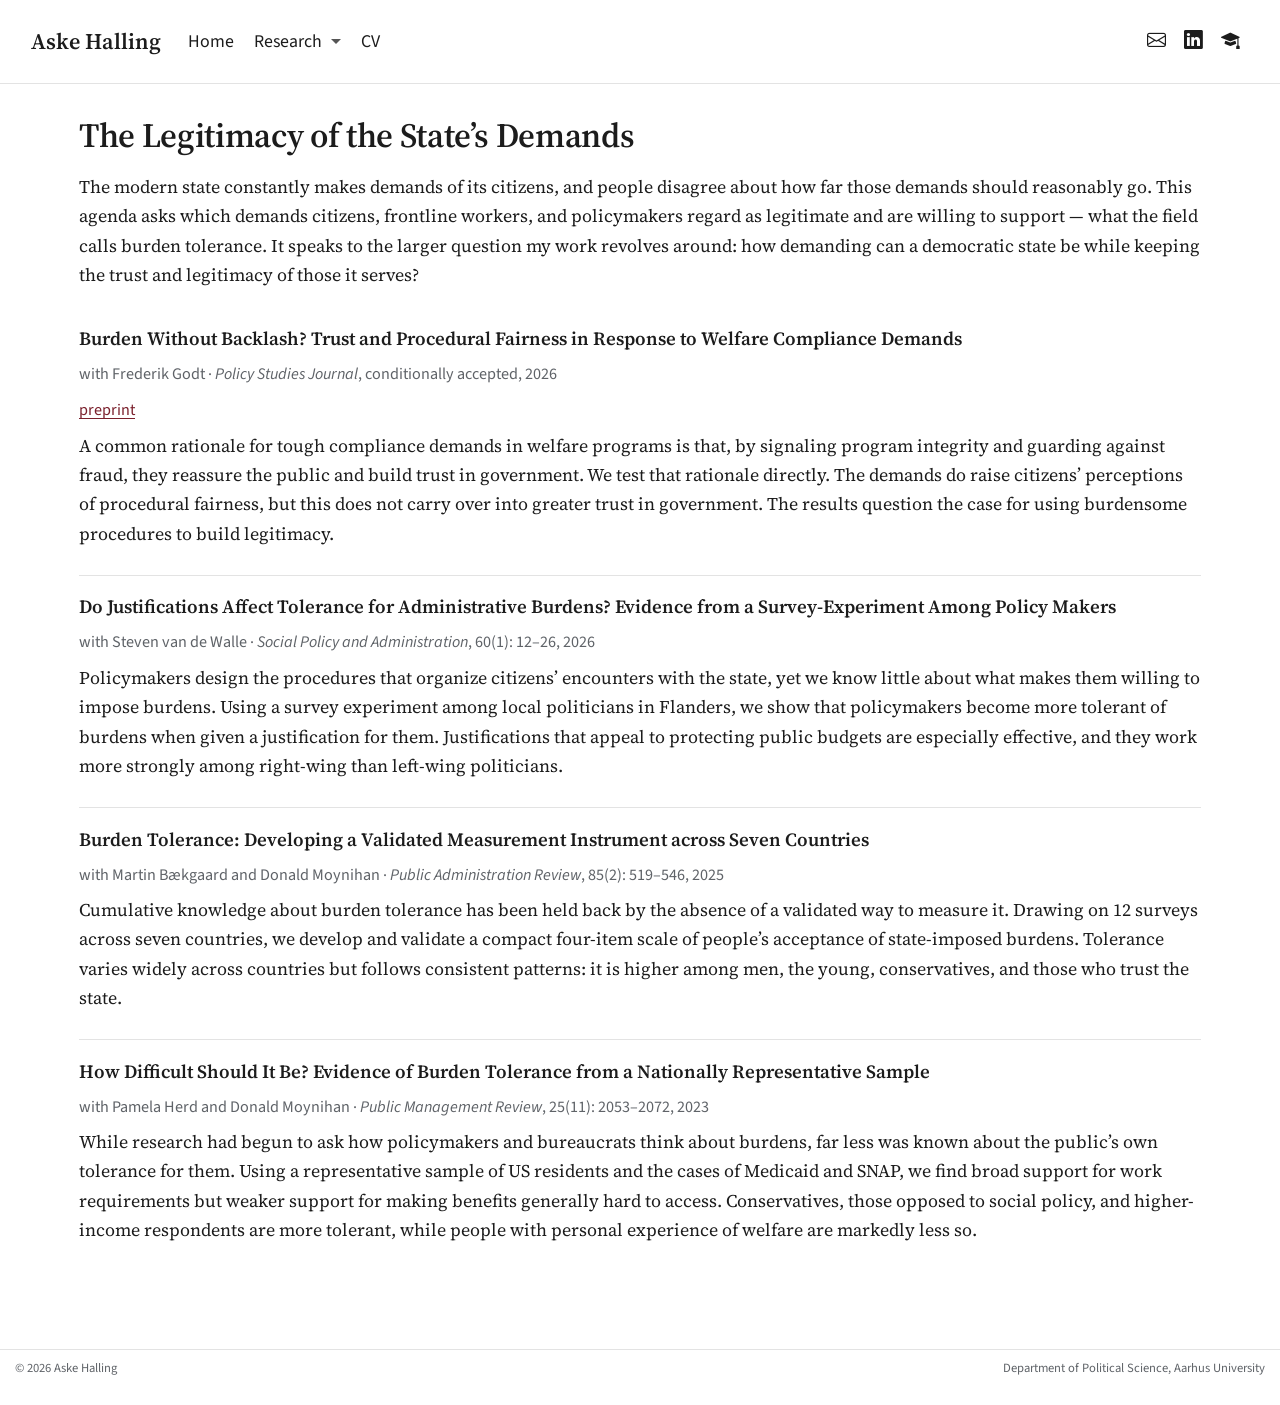
<file: research.html>
<html xmlns="http://www.w3.org/1999/xhtml">
<head>
  <title>Redirect</title>
  <script type="text/javascript">
    var redirects = {"":"research-legitimacy.html"};
    var hash = window.location.hash.startsWith('#') ? window.location.hash.slice(1) : window.location.hash;
    var redirect = redirects[hash] || redirects[""] || "/";
    window.document.title = 'Redirect to  ' +  redirect;
    if (!redirects[hash]) {
      redirect = redirect + window.location.hash;
    }
    redirect = redirect + window.location.search;
    window.location.replace(redirect);
  </script>
</head>
<body>
</body>
</html>
</file>
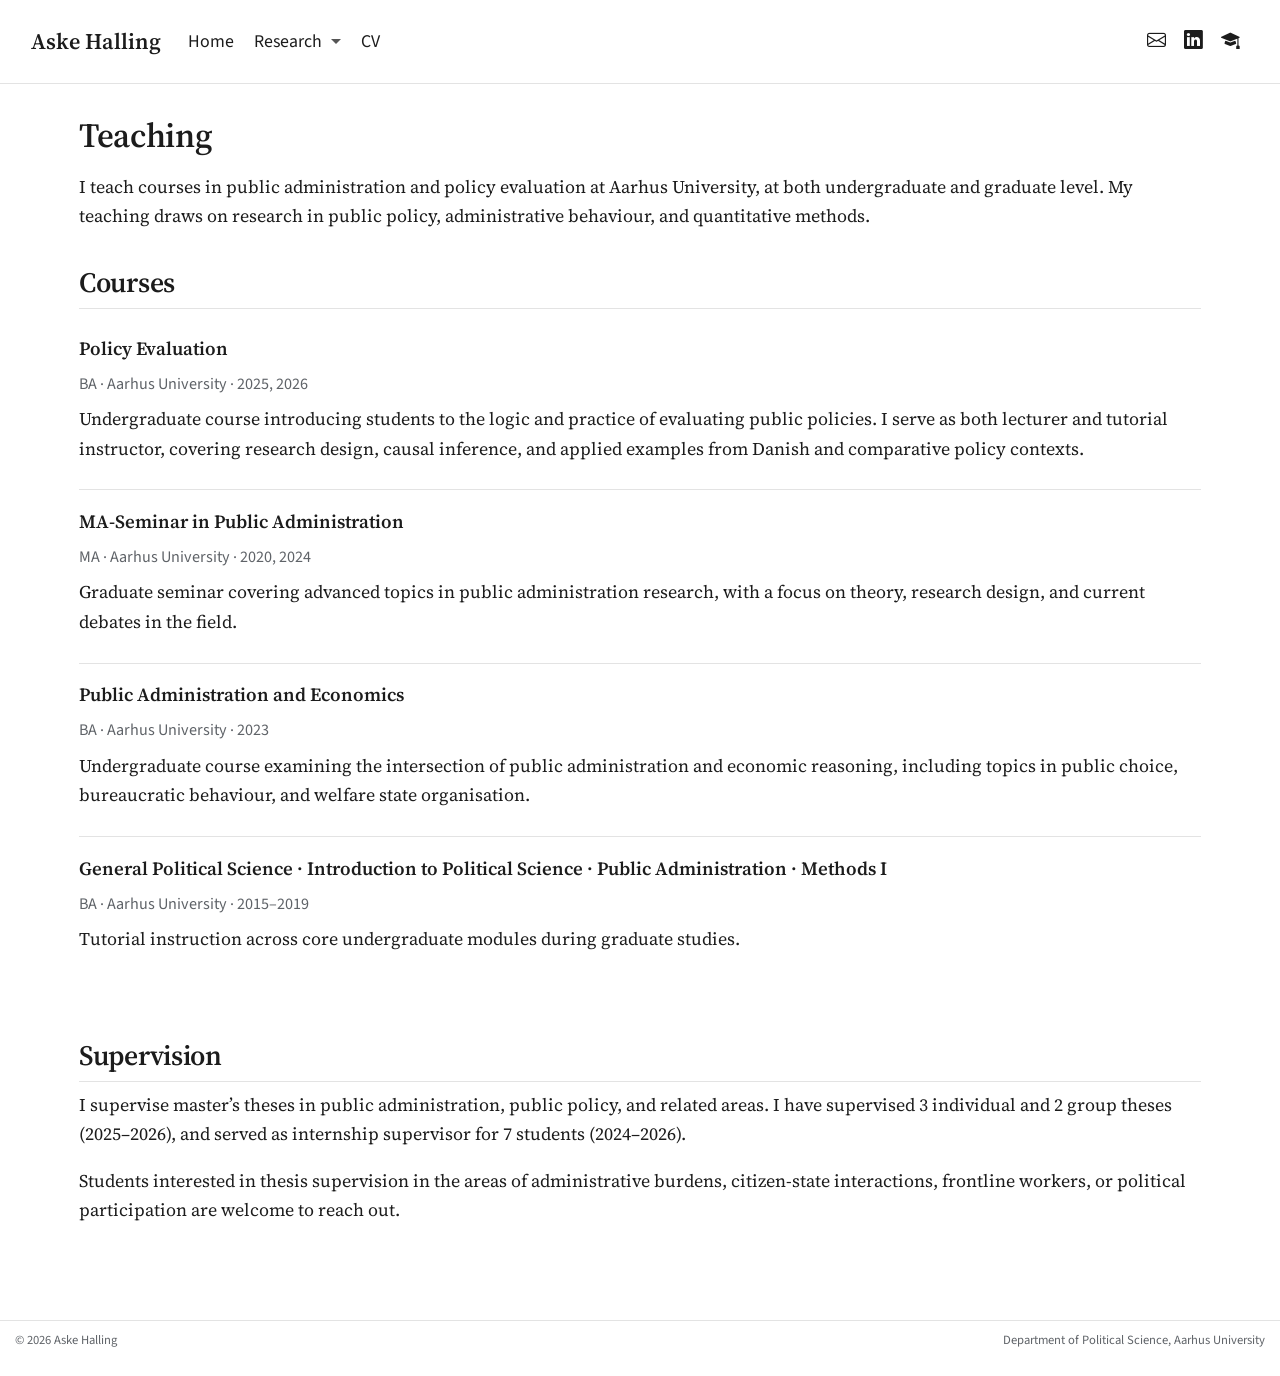
<file: teaching.html>
<!DOCTYPE html>
<html xmlns="http://www.w3.org/1999/xhtml" lang="en" xml:lang="en"><head>

<meta charset="utf-8">
<meta name="generator" content="quarto-1.9.37">

<meta name="viewport" content="width=device-width, initial-scale=1.0, user-scalable=yes">

<meta name="description" content="Teaching public administration and policy evaluation at Aarhus University.">

<title>Teaching · Aske Halling – Aske Halling</title>
<style>
/* Default styles provided by pandoc.
** See https://pandoc.org/MANUAL.html#variables-for-html for config info.
*/
code{white-space: pre-wrap;}
span.smallcaps{font-variant: small-caps;}
div.columns{display: flex; gap: min(4vw, 1.5em);}
div.column{flex: auto; overflow-x: auto;}
div.hanging-indent{margin-left: 1.5em; text-indent: -1.5em;}
ul.task-list{list-style: none;}
ul.task-list li input[type="checkbox"] {
  width: 0.8em;
  margin: 0 0.8em 0.2em -1em; /* quarto-specific, see https://github.com/quarto-dev/quarto-cli/issues/4556 */ 
  vertical-align: middle;
}
</style>


<script src="site_libs/quarto-nav/quarto-nav.js"></script>
<link href="./images/favicon.png" rel="icon" type="image/png">
<script src="site_libs/clipboard/clipboard.min.js"></script>
<script src="site_libs/quarto-html/quarto.js" type="module"></script>
<script src="site_libs/quarto-html/tabsets/tabsets.js" type="module"></script>
<script src="site_libs/quarto-html/popper.min.js"></script>
<script src="site_libs/quarto-html/tippy.umd.min.js"></script>
<script src="site_libs/quarto-html/anchor.min.js"></script>
<link href="site_libs/quarto-html/tippy.css" rel="stylesheet">
<link href="site_libs/quarto-html/quarto-syntax-highlighting-7f8f88aac4f3542376d5c11b86a4c14d.css" rel="stylesheet" id="quarto-text-highlighting-styles">
<script src="site_libs/bootstrap/bootstrap.min.js"></script>
<link href="site_libs/bootstrap/bootstrap-icons.css" rel="stylesheet">
<link href="site_libs/bootstrap/bootstrap-fe2885eac22289f8da10683c0b974b24.min.css" rel="stylesheet" append-hash="true" id="quarto-bootstrap" data-mode="light">
<script id="quarto-search-options" type="application/json">{
  "language": {
    "search-no-results-text": "No results",
    "search-matching-documents-text": "matching documents",
    "search-copy-link-title": "Copy link to search",
    "search-hide-matches-text": "Hide additional matches",
    "search-more-match-text": "more match in this document",
    "search-more-matches-text": "more matches in this document",
    "search-clear-button-title": "Clear",
    "search-text-placeholder": "",
    "search-detached-cancel-button-title": "Cancel",
    "search-submit-button-title": "Submit",
    "search-label": "Search"
  }
}</script>
<link rel="canonical" href="https://askehalling.com/teaching.html">


<link rel="stylesheet" href="styles.css">
<meta property="og:title" content="Teaching · Aske Halling">
<meta property="og:description" content="Assistant Professor of Political Science, Aarhus University">
<meta property="og:site_name" content="Aske Halling">
<meta name="twitter:title" content="Teaching · Aske Halling">
<meta name="twitter:description" content="Assistant Professor of Political Science, Aarhus University">
<meta name="twitter:card" content="summary">
</head>

<body class="nav-fixed quarto-light">

<div id="quarto-search-results"></div>
  <header id="quarto-header" class="headroom fixed-top">
    <nav class="navbar navbar-expand-lg " data-bs-theme="dark">
      <div class="navbar-container container-fluid">
      <div class="navbar-brand-container mx-auto">
    <a class="navbar-brand" href="./index.html">
    <span class="navbar-title">Aske Halling</span>
    </a>
  </div>
          <button class="navbar-toggler" type="button" data-bs-toggle="collapse" data-bs-target="#navbarCollapse" aria-controls="navbarCollapse" role="menu" aria-expanded="false" aria-label="Toggle navigation" onclick="if (window.quartoToggleHeadroom) { window.quartoToggleHeadroom(); }">
  <span class="navbar-toggler-icon"></span>
</button>
          <div class="collapse navbar-collapse" id="navbarCollapse">
            <ul class="navbar-nav navbar-nav-scroll me-auto">
  <li class="nav-item">
    <a class="nav-link" href="./index.html"> 
<span class="menu-text">Home</span></a>
  </li>  
  <li class="nav-item dropdown ">
    <a class="nav-link dropdown-toggle" href="#" id="nav-menu-research" role="link" data-bs-toggle="dropdown" aria-expanded="false">
 <span class="menu-text">Research</span>
    </a>
    <ul class="dropdown-menu" aria-labelledby="nav-menu-research">    
        <li>
    <a class="dropdown-item" href="./research-legitimacy.html">
 <span class="dropdown-text">Legitimacy of State Demands</span></a>
  </li>  
        <li>
    <a class="dropdown-item" href="./research-experiences.html">
 <span class="dropdown-text">Experiences of Administrative Burden</span></a>
  </li>  
        <li>
    <a class="dropdown-item" href="./research-discrimination.html">
 <span class="dropdown-text">Fairness &amp; Discrimination</span></a>
  </li>  
        <li>
    <a class="dropdown-item" href="./research-other.html">
 <span class="dropdown-text">Other Work</span></a>
  </li>  
    </ul>
  </li>
  <li class="nav-item">
    <a class="nav-link" href="./cv.html"> 
<span class="menu-text">CV</span></a>
  </li>  
</ul>
            <ul class="navbar-nav navbar-nav-scroll ms-auto">
  <li class="nav-item compact">
    <a class="nav-link" href="mailto:aske@ps.au.dk"> <i class="bi bi-envelope" role="img" aria-label="Email">
</i> 
<span class="menu-text"></span></a>
  </li>  
  <li class="nav-item compact">
    <a class="nav-link" href="https://www.linkedin.com/in/aske-halling-329195118/"> <i class="bi bi-linkedin" role="img" aria-label="LinkedIn">
</i> 
<span class="menu-text"></span></a>
  </li>  
  <li class="nav-item compact">
    <a class="nav-link" href="https://scholar.google.com/citations?user=AyPnunoAAAAJ&amp;hl=en"> <i class="bi bi-mortarboard-fill" role="img" aria-label="Google Scholar">
</i> 
<span class="menu-text"></span></a>
  </li>  
</ul>
          </div> <!-- /navcollapse -->
            <div class="quarto-navbar-tools">
</div>
      </div> <!-- /container-fluid -->
    </nav>
</header>
<!-- content -->
<div id="quarto-content" class="quarto-container page-columns page-rows-contents page-layout-full page-navbar">
<!-- sidebar -->
<!-- margin-sidebar -->
    
<!-- main -->
<main class="content column-page" id="quarto-document-content">

<header id="title-block-header" class="quarto-title-block default">
<div class="quarto-title">
<h1 class="title">Teaching</h1>
</div>



<div class="quarto-title-meta column-page">

    
  
    
  </div>
  


</header>


<p>I teach courses in public administration and policy evaluation at Aarhus University, at both undergraduate and graduate level. My teaching draws on research in public policy, administrative behaviour, and quantitative methods.</p>
<section id="courses" class="level2">
<h2 class="anchored" data-anchor-id="courses">Courses</h2>
<div class="card-list">
<div class="item">
<p><span class="title">Policy Evaluation</span></p>
<p><span class="meta">BA · Aarhus University · 2025, 2026</span></p>
<p><span class="description">Undergraduate course introducing students to the logic and practice of evaluating public policies. I serve as both lecturer and tutorial instructor, covering research design, causal inference, and applied examples from Danish and comparative policy contexts.</span></p>
</div>
<div class="item">
<p><span class="title">MA-Seminar in Public Administration</span></p>
<p><span class="meta">MA · Aarhus University · 2020, 2024</span></p>
<p><span class="description">Graduate seminar covering advanced topics in public administration research, with a focus on theory, research design, and current debates in the field.</span></p>
</div>
<div class="item">
<p><span class="title">Public Administration and Economics</span></p>
<p><span class="meta">BA · Aarhus University · 2023</span></p>
<p><span class="description">Undergraduate course examining the intersection of public administration and economic reasoning, including topics in public choice, bureaucratic behaviour, and welfare state organisation.</span></p>
</div>
<div class="item">
<p><span class="title">General Political Science · Introduction to Political Science · Public Administration · Methods I</span></p>
<p><span class="meta">BA · Aarhus University · 2015–2019</span></p>
<p><span class="description">Tutorial instruction across core undergraduate modules during graduate studies.</span></p>
</div>
</div>
</section>
<section id="supervision" class="level2">
<h2 class="anchored" data-anchor-id="supervision">Supervision</h2>
<p>I supervise master’s theses in public administration, public policy, and related areas. I have supervised 3 individual and 2 group theses (2025–2026), and served as internship supervisor for 7 students (2024–2026).</p>
<p>Students interested in thesis supervision in the areas of administrative burdens, citizen-state interactions, frontline workers, or political participation are welcome to reach out.</p>


</section>

</main> <!-- /main -->
<script id="quarto-html-after-body" type="application/javascript">
  window.document.addEventListener("DOMContentLoaded", function (event) {
    const icon = "";
    const anchorJS = new window.AnchorJS();
    anchorJS.options = {
      placement: 'right',
      icon: icon
    };
    anchorJS.add('.anchored');
    const isCodeAnnotation = (el) => {
      for (const clz of el.classList) {
        if (clz.startsWith('code-annotation-')) {                     
          return true;
        }
      }
      return false;
    }
    const onCopySuccess = function(e) {
      // button target
      const button = e.trigger;
      // don't keep focus
      button.blur();
      // flash "checked"
      button.classList.add('code-copy-button-checked');
      var currentTitle = button.getAttribute("title");
      button.setAttribute("title", "Copied!");
      let tooltip;
      if (window.bootstrap) {
        button.setAttribute("data-bs-toggle", "tooltip");
        button.setAttribute("data-bs-placement", "left");
        button.setAttribute("data-bs-title", "Copied!");
        tooltip = new bootstrap.Tooltip(button, 
          { trigger: "manual", 
            customClass: "code-copy-button-tooltip",
            offset: [0, -8]});
        tooltip.show();    
      }
      setTimeout(function() {
        if (tooltip) {
          tooltip.hide();
          button.removeAttribute("data-bs-title");
          button.removeAttribute("data-bs-toggle");
          button.removeAttribute("data-bs-placement");
        }
        button.setAttribute("title", currentTitle);
        button.classList.remove('code-copy-button-checked');
      }, 1000);
      // clear code selection
      e.clearSelection();
    }
    const getTextToCopy = function(trigger) {
      const outerScaffold = trigger.parentElement.cloneNode(true);
      const codeEl = outerScaffold.querySelector('code');
      for (const childEl of codeEl.children) {
        if (isCodeAnnotation(childEl)) {
          childEl.remove();
        }
      }
      return codeEl.innerText;
    }
    const clipboard = new window.ClipboardJS('.code-copy-button:not([data-in-quarto-modal])', {
      text: getTextToCopy
    });
    clipboard.on('success', onCopySuccess);
    if (window.document.getElementById('quarto-embedded-source-code-modal')) {
      const clipboardModal = new window.ClipboardJS('.code-copy-button[data-in-quarto-modal]', {
        text: getTextToCopy,
        container: window.document.getElementById('quarto-embedded-source-code-modal')
      });
      clipboardModal.on('success', onCopySuccess);
    }
      var localhostRegex = new RegExp(/^(?:http|https):\/\/localhost\:?[0-9]*\//);
      var mailtoRegex = new RegExp(/^mailto:/);
        var filterRegex = new RegExp("https:\/\/askehalling\.com");
      var isInternal = (href) => {
          return filterRegex.test(href) || localhostRegex.test(href) || mailtoRegex.test(href);
      }
      // Inspect non-navigation links and adorn them if external
     var links = window.document.querySelectorAll('a[href]:not(.nav-link):not(.navbar-brand):not(.toc-action):not(.sidebar-link):not(.sidebar-item-toggle):not(.pagination-link):not(.no-external):not([aria-hidden]):not(.dropdown-item):not(.quarto-navigation-tool):not(.about-link)');
      for (var i=0; i<links.length; i++) {
        const link = links[i];
        if (!isInternal(link.href)) {
          // undo the damage that might have been done by quarto-nav.js in the case of
          // links that we want to consider external
          if (link.dataset.originalHref !== undefined) {
            link.href = link.dataset.originalHref;
          }
        }
      }
    function tippyHover(el, contentFn, onTriggerFn, onUntriggerFn) {
      const config = {
        allowHTML: true,
        maxWidth: 500,
        delay: 100,
        arrow: false,
        appendTo: function(el) {
            return el.parentElement;
        },
        interactive: true,
        interactiveBorder: 10,
        theme: 'quarto',
        placement: 'bottom-start',
      };
      if (contentFn) {
        config.content = contentFn;
      }
      if (onTriggerFn) {
        config.onTrigger = onTriggerFn;
      }
      if (onUntriggerFn) {
        config.onUntrigger = onUntriggerFn;
      }
      window.tippy(el, config); 
    }
    const noterefs = window.document.querySelectorAll('a[role="doc-noteref"]');
    for (var i=0; i<noterefs.length; i++) {
      const ref = noterefs[i];
      tippyHover(ref, function() {
        // use id or data attribute instead here
        let href = ref.getAttribute('data-footnote-href') || ref.getAttribute('href');
        try { href = new URL(href).hash; } catch {}
        const id = href.replace(/^#\/?/, "");
        const note = window.document.getElementById(id);
        if (note) {
          return note.innerHTML;
        } else {
          return "";
        }
      });
    }
    const xrefs = window.document.querySelectorAll('a.quarto-xref');
    const processXRef = (id, note) => {
      // Strip column container classes
      const stripColumnClz = (el) => {
        el.classList.remove("page-full", "page-columns");
        if (el.children) {
          for (const child of el.children) {
            stripColumnClz(child);
          }
        }
      }
      stripColumnClz(note)
      if (id === null || id.startsWith('sec-')) {
        // Special case sections, only their first couple elements
        const container = document.createElement("div");
        if (note.children && note.children.length > 2) {
          container.appendChild(note.children[0].cloneNode(true));
          for (let i = 1; i < note.children.length; i++) {
            const child = note.children[i];
            if (child.tagName === "P" && child.innerText === "") {
              continue;
            } else {
              container.appendChild(child.cloneNode(true));
              break;
            }
          }
          if (window.Quarto?.typesetMath) {
            window.Quarto.typesetMath(container);
          }
          return container.innerHTML
        } else {
          if (window.Quarto?.typesetMath) {
            window.Quarto.typesetMath(note);
          }
          return note.innerHTML;
        }
      } else {
        // Remove any anchor links if they are present
        const anchorLink = note.querySelector('a.anchorjs-link');
        if (anchorLink) {
          anchorLink.remove();
        }
        if (window.Quarto?.typesetMath) {
          window.Quarto.typesetMath(note);
        }
        if (note.classList.contains("callout")) {
          return note.outerHTML;
        } else {
          return note.innerHTML;
        }
      }
    }
    for (var i=0; i<xrefs.length; i++) {
      const xref = xrefs[i];
      tippyHover(xref, undefined, function(instance) {
        instance.disable();
        let url = xref.getAttribute('href');
        let hash = undefined; 
        if (url.startsWith('#')) {
          hash = url;
        } else {
          try { hash = new URL(url).hash; } catch {}
        }
        if (hash) {
          const id = hash.replace(/^#\/?/, "");
          const note = window.document.getElementById(id);
          if (note !== null) {
            try {
              const html = processXRef(id, note.cloneNode(true));
              instance.setContent(html);
            } finally {
              instance.enable();
              instance.show();
            }
          } else {
            // See if we can fetch this
            fetch(url.split('#')[0])
            .then(res => res.text())
            .then(html => {
              const parser = new DOMParser();
              const htmlDoc = parser.parseFromString(html, "text/html");
              const note = htmlDoc.getElementById(id);
              if (note !== null) {
                const html = processXRef(id, note);
                instance.setContent(html);
              } 
            }).finally(() => {
              instance.enable();
              instance.show();
            });
          }
        } else {
          // See if we can fetch a full url (with no hash to target)
          // This is a special case and we should probably do some content thinning / targeting
          fetch(url)
          .then(res => res.text())
          .then(html => {
            const parser = new DOMParser();
            const htmlDoc = parser.parseFromString(html, "text/html");
            const note = htmlDoc.querySelector('main.content');
            if (note !== null) {
              // This should only happen for chapter cross references
              // (since there is no id in the URL)
              // remove the first header
              if (note.children.length > 0 && note.children[0].tagName === "HEADER") {
                note.children[0].remove();
              }
              const html = processXRef(null, note);
              instance.setContent(html);
            } 
          }).finally(() => {
            instance.enable();
            instance.show();
          });
        }
      }, function(instance) {
      });
    }
        let selectedAnnoteEl;
        const selectorForAnnotation = ( cell, annotation) => {
          let cellAttr = 'data-code-cell="' + cell + '"';
          let lineAttr = 'data-code-annotation="' +  annotation + '"';
          const selector = 'span[' + cellAttr + '][' + lineAttr + ']';
          return selector;
        }
        const selectCodeLines = (annoteEl) => {
          const doc = window.document;
          const targetCell = annoteEl.getAttribute("data-target-cell");
          const targetAnnotation = annoteEl.getAttribute("data-target-annotation");
          const annoteSpan = window.document.querySelector(selectorForAnnotation(targetCell, targetAnnotation));
          const lines = annoteSpan.getAttribute("data-code-lines").split(",");
          const lineIds = lines.map((line) => {
            return targetCell + "-" + line;
          })
          let top = null;
          let height = null;
          let parent = null;
          if (lineIds.length > 0) {
              //compute the position of the single el (top and bottom and make a div)
              const el = window.document.getElementById(lineIds[0]);
              top = el.offsetTop;
              height = el.offsetHeight;
              parent = el.parentElement.parentElement;
            if (lineIds.length > 1) {
              const lastEl = window.document.getElementById(lineIds[lineIds.length - 1]);
              const bottom = lastEl.offsetTop + lastEl.offsetHeight;
              height = bottom - top;
            }
            if (top !== null && height !== null && parent !== null) {
              // cook up a div (if necessary) and position it 
              let div = window.document.getElementById("code-annotation-line-highlight");
              if (div === null) {
                div = window.document.createElement("div");
                div.setAttribute("id", "code-annotation-line-highlight");
                div.style.position = 'absolute';
                parent.appendChild(div);
              }
              div.style.top = top - 2 + "px";
              div.style.height = height + 4 + "px";
              div.style.left = 0;
              let gutterDiv = window.document.getElementById("code-annotation-line-highlight-gutter");
              if (gutterDiv === null) {
                gutterDiv = window.document.createElement("div");
                gutterDiv.setAttribute("id", "code-annotation-line-highlight-gutter");
                gutterDiv.style.position = 'absolute';
                const codeCell = window.document.getElementById(targetCell);
                const gutter = codeCell.querySelector('.code-annotation-gutter');
                gutter.appendChild(gutterDiv);
              }
              gutterDiv.style.top = top - 2 + "px";
              gutterDiv.style.height = height + 4 + "px";
            }
            selectedAnnoteEl = annoteEl;
          }
        };
        const unselectCodeLines = () => {
          const elementsIds = ["code-annotation-line-highlight", "code-annotation-line-highlight-gutter"];
          elementsIds.forEach((elId) => {
            const div = window.document.getElementById(elId);
            if (div) {
              div.remove();
            }
          });
          selectedAnnoteEl = undefined;
        };
          // Handle positioning of the toggle
      window.addEventListener(
        "resize",
        throttle(() => {
          elRect = undefined;
          if (selectedAnnoteEl) {
            selectCodeLines(selectedAnnoteEl);
          }
        }, 10)
      );
      function throttle(fn, ms) {
      let throttle = false;
      let timer;
        return (...args) => {
          if(!throttle) { // first call gets through
              fn.apply(this, args);
              throttle = true;
          } else { // all the others get throttled
              if(timer) clearTimeout(timer); // cancel #2
              timer = setTimeout(() => {
                fn.apply(this, args);
                timer = throttle = false;
              }, ms);
          }
        };
      }
        // Attach click handler to the DT
        const annoteDls = window.document.querySelectorAll('dt[data-target-cell]');
        for (const annoteDlNode of annoteDls) {
          annoteDlNode.addEventListener('click', (event) => {
            const clickedEl = event.target;
            if (clickedEl !== selectedAnnoteEl) {
              unselectCodeLines();
              const activeEl = window.document.querySelector('dt[data-target-cell].code-annotation-active');
              if (activeEl) {
                activeEl.classList.remove('code-annotation-active');
              }
              selectCodeLines(clickedEl);
              clickedEl.classList.add('code-annotation-active');
            } else {
              // Unselect the line
              unselectCodeLines();
              clickedEl.classList.remove('code-annotation-active');
            }
          });
        }
    const findCites = (el) => {
      const parentEl = el.parentElement;
      if (parentEl) {
        const cites = parentEl.dataset.cites;
        if (cites) {
          return {
            el,
            cites: cites.split(' ')
          };
        } else {
          return findCites(el.parentElement)
        }
      } else {
        return undefined;
      }
    };
    var bibliorefs = window.document.querySelectorAll('a[role="doc-biblioref"]');
    for (var i=0; i<bibliorefs.length; i++) {
      const ref = bibliorefs[i];
      const citeInfo = findCites(ref);
      if (citeInfo) {
        tippyHover(citeInfo.el, function() {
          var popup = window.document.createElement('div');
          citeInfo.cites.forEach(function(cite) {
            var citeDiv = window.document.createElement('div');
            citeDiv.classList.add('hanging-indent');
            citeDiv.classList.add('csl-entry');
            var biblioDiv = window.document.getElementById('ref-' + cite);
            if (biblioDiv) {
              citeDiv.innerHTML = biblioDiv.innerHTML;
            }
            popup.appendChild(citeDiv);
          });
          return popup.innerHTML;
        });
      }
    }
  });
  </script>
</div> <!-- /content -->
<footer class="footer">
  <div class="nav-footer">
    <div class="nav-footer-left">
<p>© 2026 Aske Halling</p>
</div>   
    <div class="nav-footer-center">
      &nbsp;
    </div>
    <div class="nav-footer-right">
<p>Department of Political Science, Aarhus University</p>
</div>
  </div>
</footer>




</body></html>
</file>
<file: site_libs/quarto-html/tippy.css>
.tippy-box[data-animation=fade][data-state=hidden]{opacity:0}[data-tippy-root]{max-width:calc(100vw - 10px)}.tippy-box{position:relative;background-color:#333;color:#fff;border-radius:4px;font-size:14px;line-height:1.4;white-space:normal;outline:0;transition-property:transform,visibility,opacity}.tippy-box[data-placement^=top]>.tippy-arrow{bottom:0}.tippy-box[data-placement^=top]>.tippy-arrow:before{bottom:-7px;left:0;border-width:8px 8px 0;border-top-color:initial;transform-origin:center top}.tippy-box[data-placement^=bottom]>.tippy-arrow{top:0}.tippy-box[data-placement^=bottom]>.tippy-arrow:before{top:-7px;left:0;border-width:0 8px 8px;border-bottom-color:initial;transform-origin:center bottom}.tippy-box[data-placement^=left]>.tippy-arrow{right:0}.tippy-box[data-placement^=left]>.tippy-arrow:before{border-width:8px 0 8px 8px;border-left-color:initial;right:-7px;transform-origin:center left}.tippy-box[data-placement^=right]>.tippy-arrow{left:0}.tippy-box[data-placement^=right]>.tippy-arrow:before{left:-7px;border-width:8px 8px 8px 0;border-right-color:initial;transform-origin:center right}.tippy-box[data-inertia][data-state=visible]{transition-timing-function:cubic-bezier(.54,1.5,.38,1.11)}.tippy-arrow{width:16px;height:16px;color:#333}.tippy-arrow:before{content:"";position:absolute;border-color:transparent;border-style:solid}.tippy-content{position:relative;padding:5px 9px;z-index:1}
</file>
<file: site_libs/quarto-html/quarto-syntax-highlighting-7f8f88aac4f3542376d5c11b86a4c14d.css>
/* quarto syntax highlight colors */
:root {
  --quarto-hl-ot-color: #003B4F;
  --quarto-hl-at-color: #657422;
  --quarto-hl-ss-color: #20794D;
  --quarto-hl-an-color: #5E5E5E;
  --quarto-hl-fu-color: #4758AB;
  --quarto-hl-st-color: #20794D;
  --quarto-hl-cf-color: #003B4F;
  --quarto-hl-op-color: #5E5E5E;
  --quarto-hl-er-color: #AD0000;
  --quarto-hl-bn-color: #AD0000;
  --quarto-hl-al-color: #AD0000;
  --quarto-hl-va-color: #111111;
  --quarto-hl-bu-color: inherit;
  --quarto-hl-ex-color: inherit;
  --quarto-hl-pp-color: #AD0000;
  --quarto-hl-in-color: #5E5E5E;
  --quarto-hl-vs-color: #20794D;
  --quarto-hl-wa-color: #5E5E5E;
  --quarto-hl-do-color: #5E5E5E;
  --quarto-hl-im-color: #00769E;
  --quarto-hl-ch-color: #20794D;
  --quarto-hl-dt-color: #AD0000;
  --quarto-hl-fl-color: #AD0000;
  --quarto-hl-co-color: #5E5E5E;
  --quarto-hl-cv-color: #5E5E5E;
  --quarto-hl-cn-color: #8f5902;
  --quarto-hl-sc-color: #5E5E5E;
  --quarto-hl-dv-color: #AD0000;
  --quarto-hl-kw-color: #003B4F;
}

/* other quarto variables */
:root {
  --quarto-font-monospace: SFMono-Regular, Menlo, Monaco, Consolas, "Liberation Mono", "Courier New", monospace;
}

/* syntax highlight based on Pandoc's rules */
pre > code.sourceCode > span {
  color: #003B4F;
}

code.sourceCode > span {
  color: #003B4F;
}

div.sourceCode,
div.sourceCode pre.sourceCode {
  color: #003B4F;
}

/* Normal */
code span {
  color: #003B4F;
}

/* Alert */
code span.al {
  color: #AD0000;
  font-style: inherit;
}

/* Annotation */
code span.an {
  color: #5E5E5E;
  font-style: inherit;
}

/* Attribute */
code span.at {
  color: #657422;
  font-style: inherit;
}

/* BaseN */
code span.bn {
  color: #AD0000;
  font-style: inherit;
}

/* BuiltIn */
code span.bu {
  font-style: inherit;
}

/* ControlFlow */
code span.cf {
  color: #003B4F;
  font-weight: bold;
  font-style: inherit;
}

/* Char */
code span.ch {
  color: #20794D;
  font-style: inherit;
}

/* Constant */
code span.cn {
  color: #8f5902;
  font-style: inherit;
}

/* Comment */
code span.co {
  color: #5E5E5E;
  font-style: inherit;
}

/* CommentVar */
code span.cv {
  color: #5E5E5E;
  font-style: italic;
}

/* Documentation */
code span.do {
  color: #5E5E5E;
  font-style: italic;
}

/* DataType */
code span.dt {
  color: #AD0000;
  font-style: inherit;
}

/* DecVal */
code span.dv {
  color: #AD0000;
  font-style: inherit;
}

/* Error */
code span.er {
  color: #AD0000;
  font-style: inherit;
}

/* Extension */
code span.ex {
  font-style: inherit;
}

/* Float */
code span.fl {
  color: #AD0000;
  font-style: inherit;
}

/* Function */
code span.fu {
  color: #4758AB;
  font-style: inherit;
}

/* Import */
code span.im {
  color: #00769E;
  font-style: inherit;
}

/* Information */
code span.in {
  color: #5E5E5E;
  font-style: inherit;
}

/* Keyword */
code span.kw {
  color: #003B4F;
  font-weight: bold;
  font-style: inherit;
}

/* Operator */
code span.op {
  color: #5E5E5E;
  font-style: inherit;
}

/* Other */
code span.ot {
  color: #003B4F;
  font-style: inherit;
}

/* Preprocessor */
code span.pp {
  color: #AD0000;
  font-style: inherit;
}

/* SpecialChar */
code span.sc {
  color: #5E5E5E;
  font-style: inherit;
}

/* SpecialString */
code span.ss {
  color: #20794D;
  font-style: inherit;
}

/* String */
code span.st {
  color: #20794D;
  font-style: inherit;
}

/* Variable */
code span.va {
  color: #111111;
  font-style: inherit;
}

/* VerbatimString */
code span.vs {
  color: #20794D;
  font-style: inherit;
}

/* Warning */
code span.wa {
  color: #5E5E5E;
  font-style: italic;
}

.prevent-inlining {
  content: "</";
}

/*# sourceMappingURL=789ad8cd35626ba772517505b42a116e.css.map */
</file>
<file: styles.css>
/* Custom global styles */

/* Hero section on home page */
.hero {
  display: grid;
  grid-template-columns: 1fr 240px;
  gap: 3rem;
  align-items: start;
  margin: 2rem 0 3rem 0;
}

@media (max-width: 768px) {
  .hero {
    grid-template-columns: 1fr;
  }
  .hero img {
    margin: 0 auto;
  }
}

.hero h1, .hero .hero-name {
  margin-top: 0;
  font-family: "Source Serif 4", Georgia, serif;
  line-height: 1.2;
  letter-spacing: -0.01em;
  font-size: 2.5rem;
  margin-bottom: 0.25rem;
  font-weight: 600;
}

.hero .tagline {
  font-size: 1.1rem;
  font-family: "Source Sans 3", sans-serif;
  color: #5F6368;
  margin-bottom: 1.5rem;
}

.hero img {
  width: 100%;
  max-width: 240px;
  height: auto;
  border-radius: 2px;
}

/* Section headings */
h2 {
  margin-top: 3.5rem;
  margin-bottom: 0.5rem;
  padding-bottom: 0.5rem;
  border-bottom: 1px solid #E3E3E3;
}

/* Publication / project lists */
.card-list .item {
  padding: 1.1rem 0;
  border-bottom: 1px solid #E3E3E3;
}

.card-list .item .title {
  display: block;
  font-weight: 600;
  font-size: 1.1rem;
  line-height: 1.4;
}

.card-list .item .title a {
  color: inherit;
  font-weight: 600;
  text-decoration: none;
}

.card-list .item .title a:hover {
  color: #7A1F2B;
  text-decoration: underline;
}

.card-list .item:last-child {
  border-bottom: none;
}

.card-list .item p {
  margin-bottom: 0.4rem;
}

.card-list .item .meta {
  font-size: 0.95rem;
  color: #5F6368;
  font-family: "Source Sans 3", sans-serif;
}

.card-list .item .description {
  margin: 0.4rem 0 0 0;
}

/* CV two-column layout */
#cv-content dl {
  display: grid;
  grid-template-columns: 180px 1fr;
  gap: 0 2rem;
}

#cv-content dt {
  font-family: "Inter", sans-serif;
  font-weight: 600;
  font-size: 0.9rem;
  padding-top: 0.2em;
  color: var(--bs-body-color);
  border-top: 1px solid rgba(0,0,0,0.08);
  padding-top: 1.2rem;
  margin-top: 0;
}

#cv-content dd {
  margin-left: 0;
  border-top: 1px solid rgba(0,0,0,0.08);
  padding-top: 1.2rem;
  margin-bottom: 0;
}

#cv-content dd p {
  margin-bottom: 0.6rem;
}

#cv-content dd p:last-child {
  margin-bottom: 0;
}

/* Profile links in hero */
.social-links {
  display: flex;
  flex-wrap: wrap;
  gap: 0.4rem 1.2rem;
  margin-top: 1.25rem;
  font-family: "Source Sans 3", sans-serif;
  font-size: 0.95rem;
}

.social-links p {
  display: flex;
  flex-wrap: wrap;
  gap: 0.4rem 1.2rem;
  margin: 0;
}
</file>
